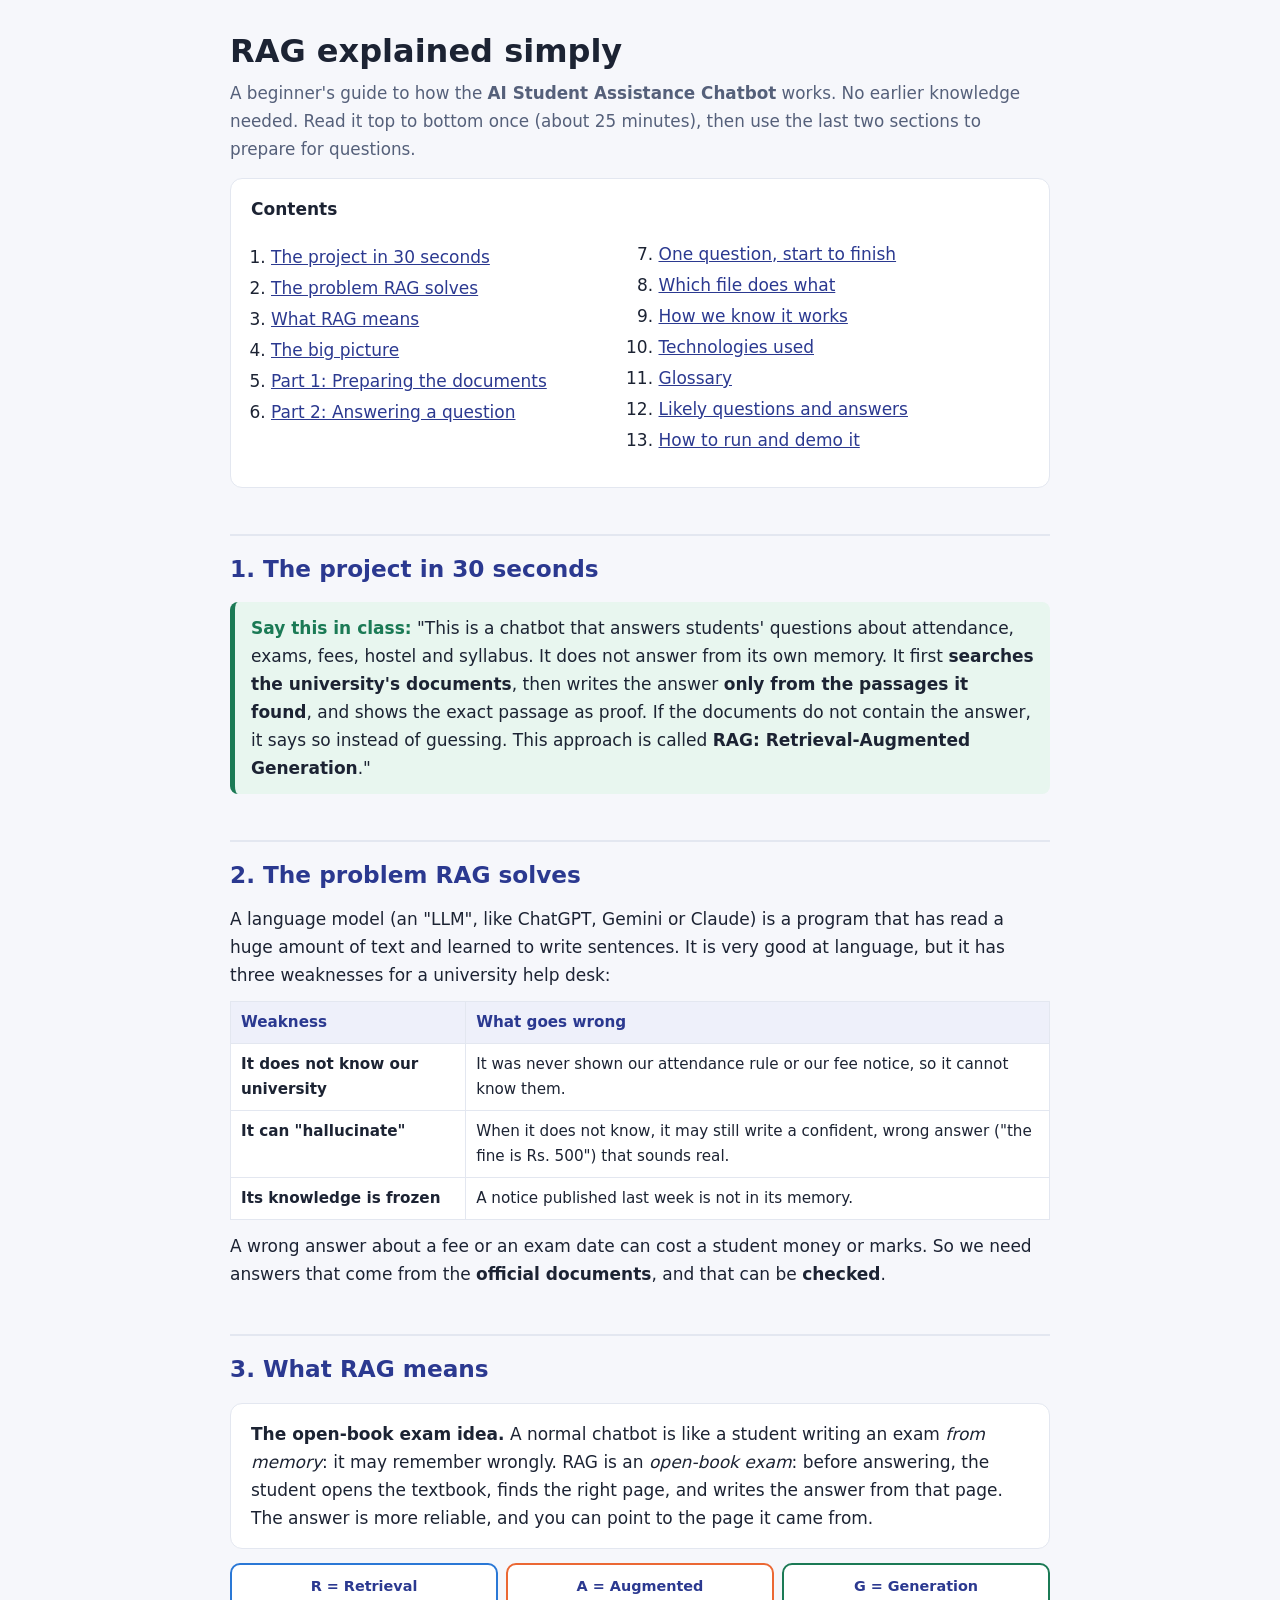
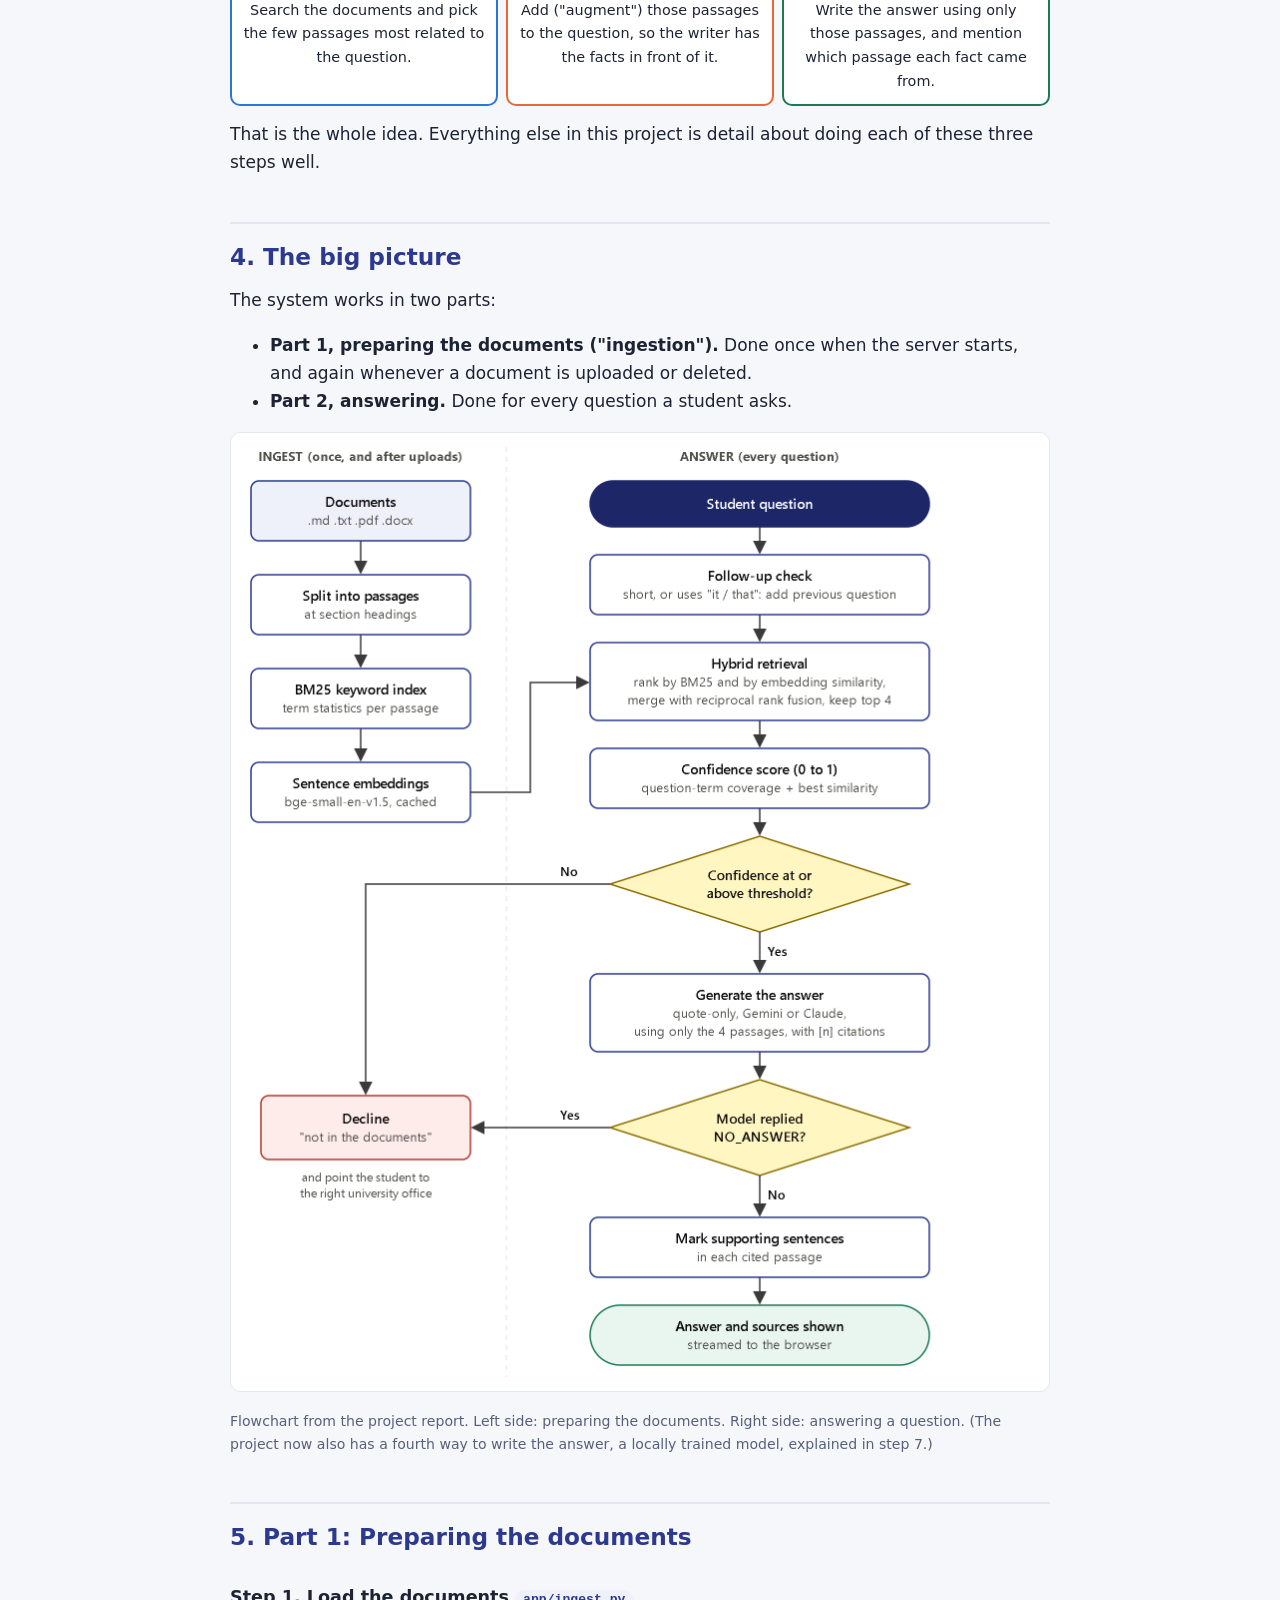
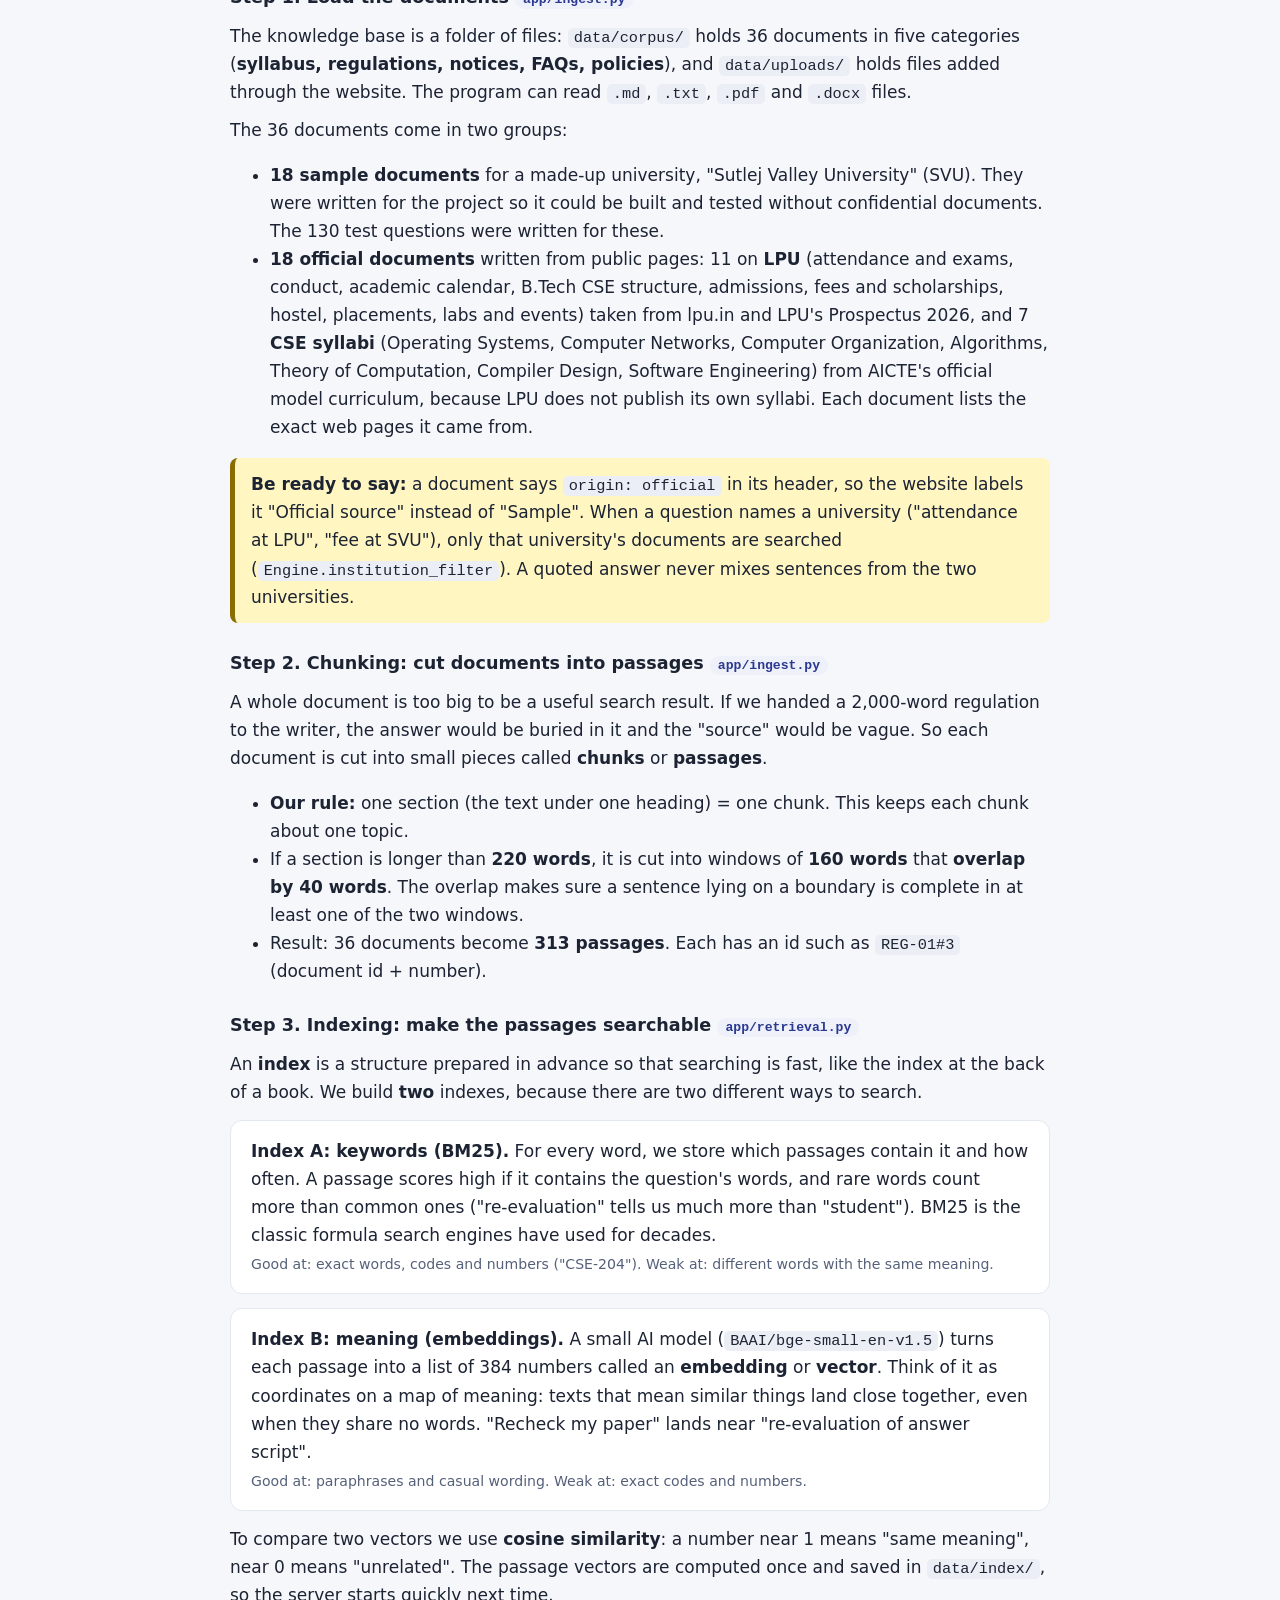
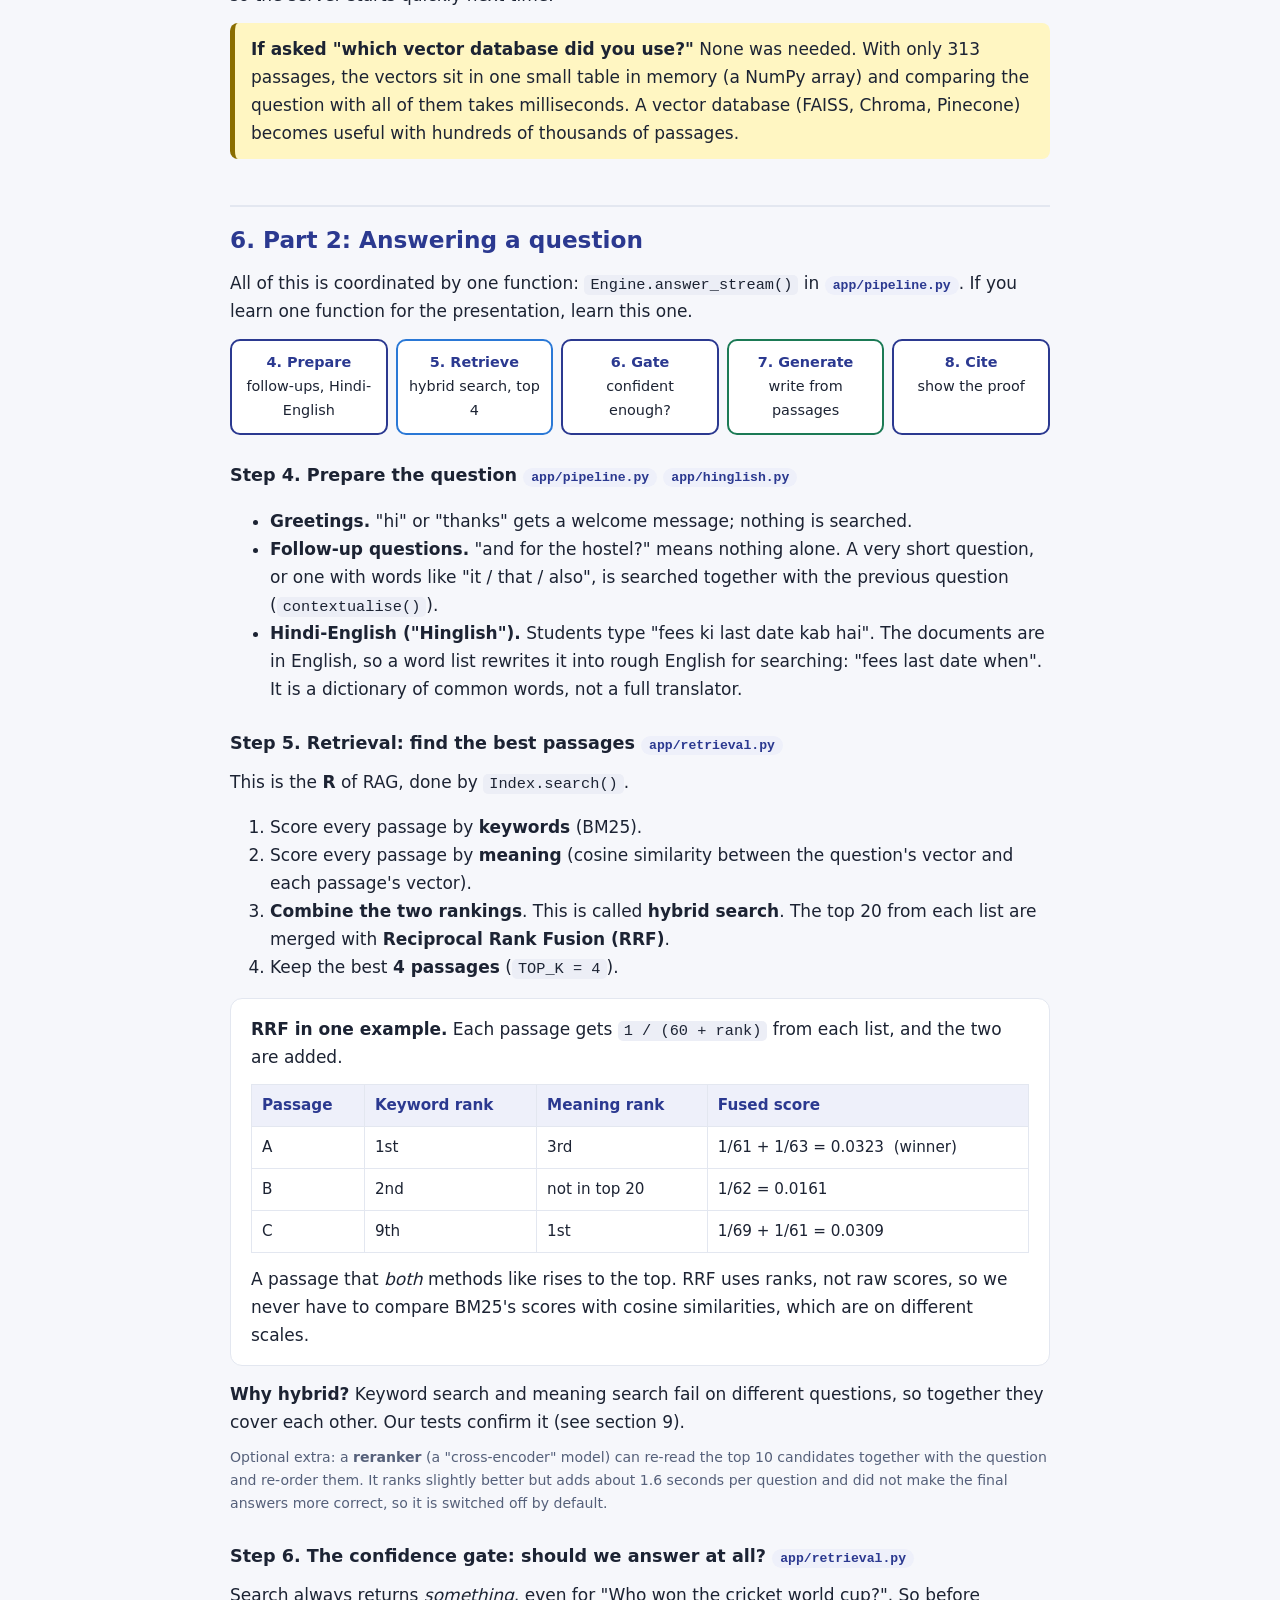
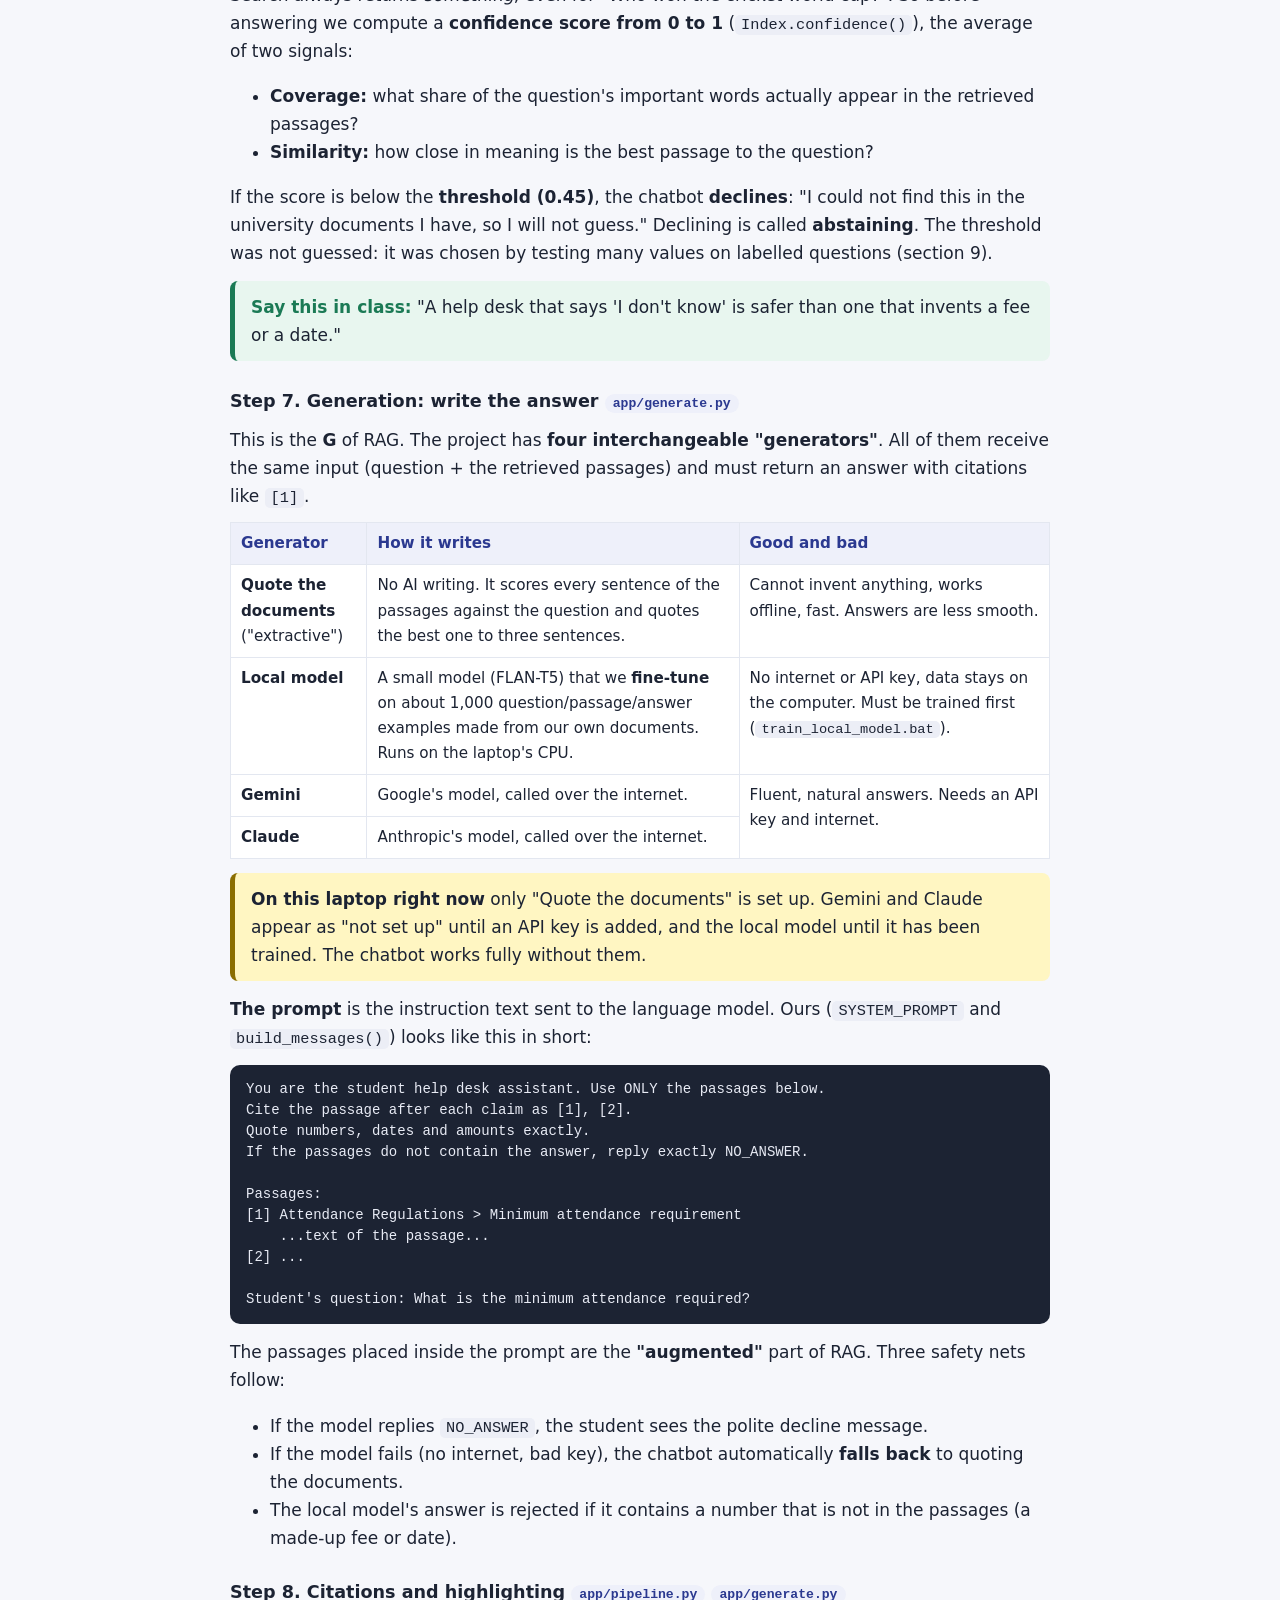
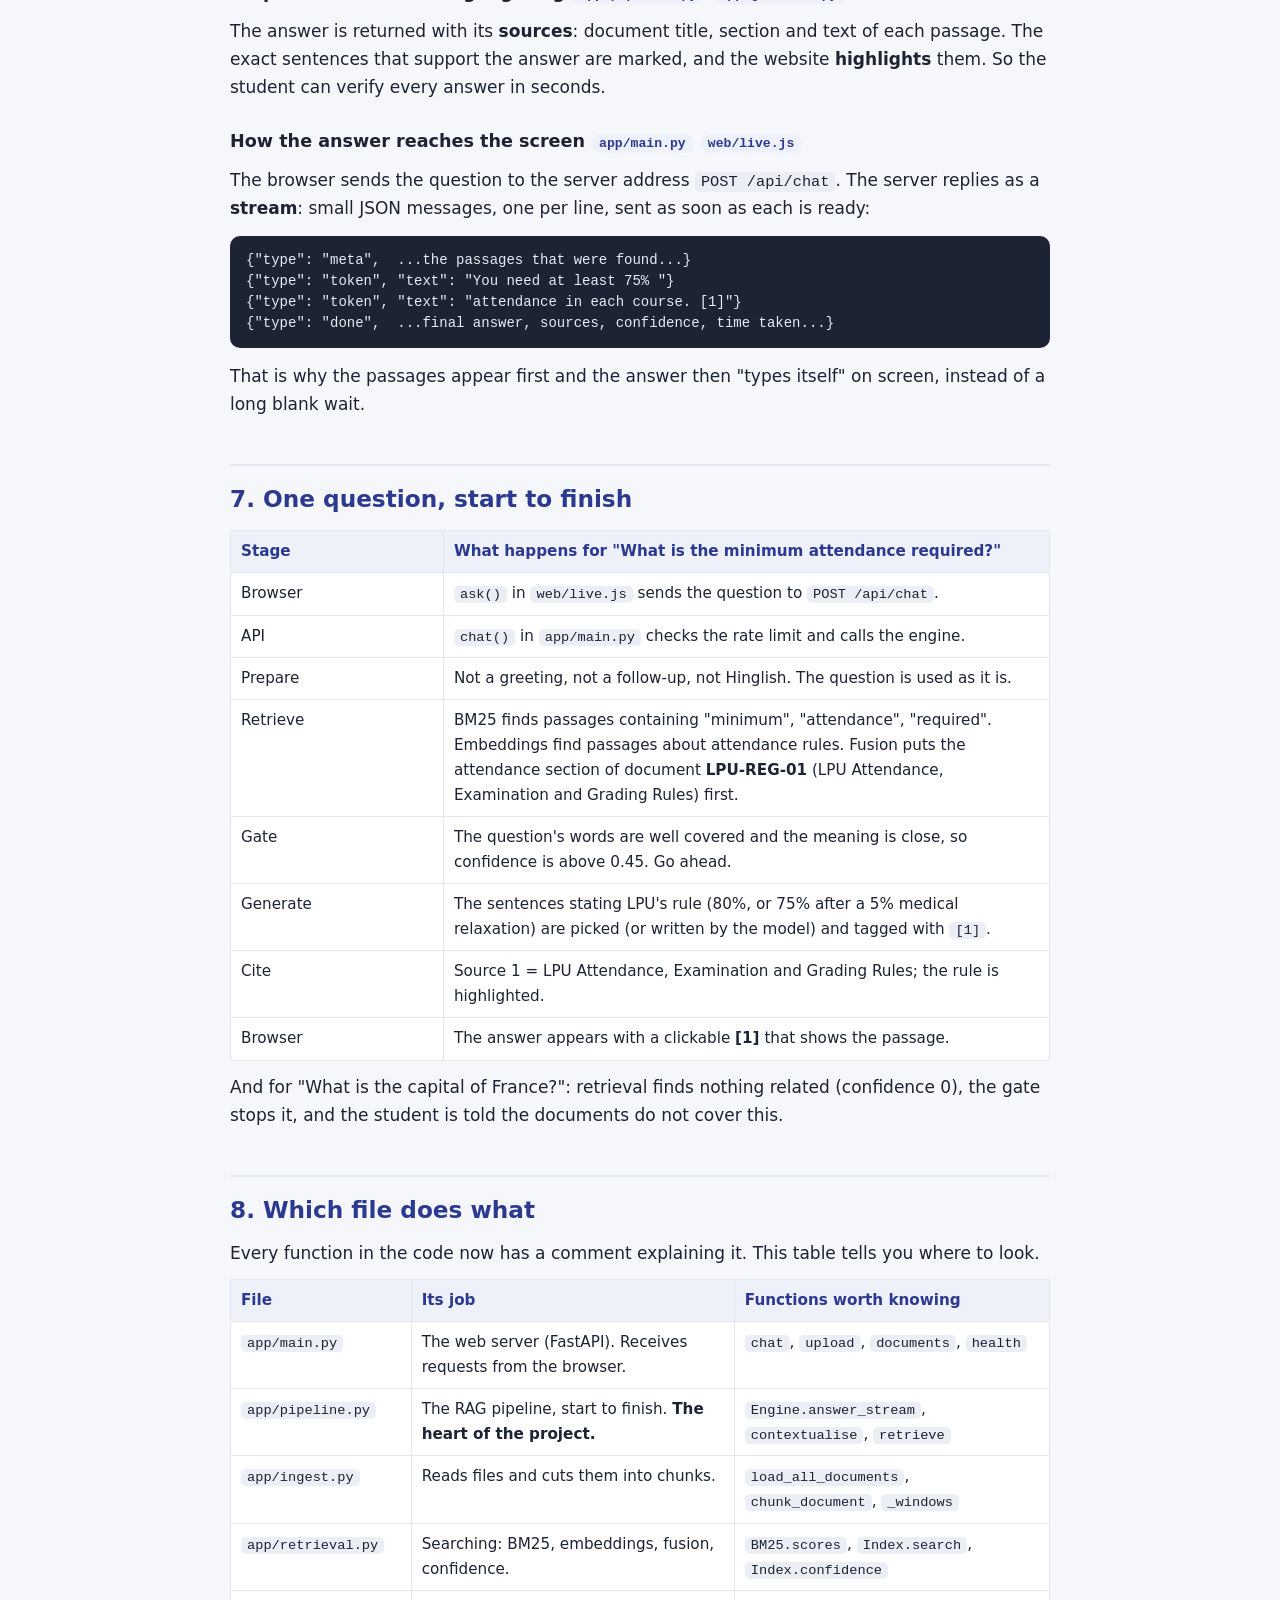
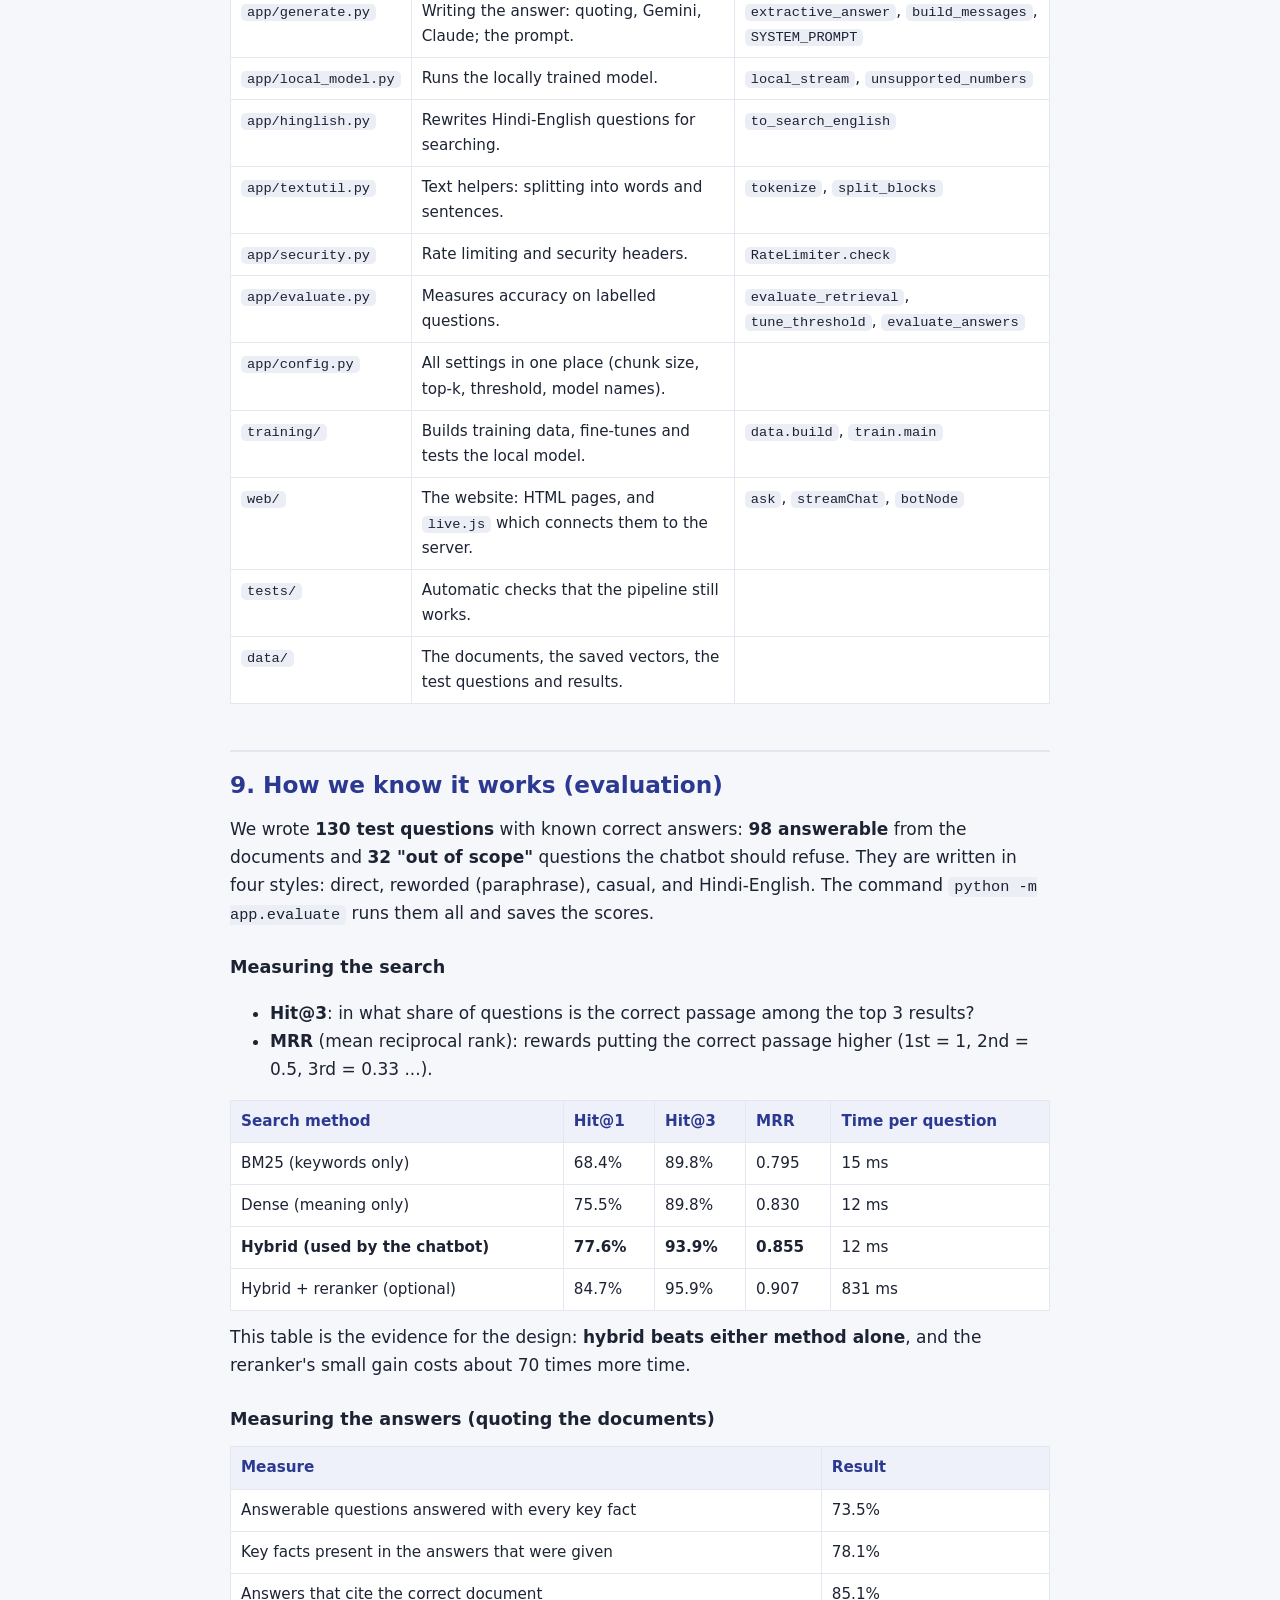
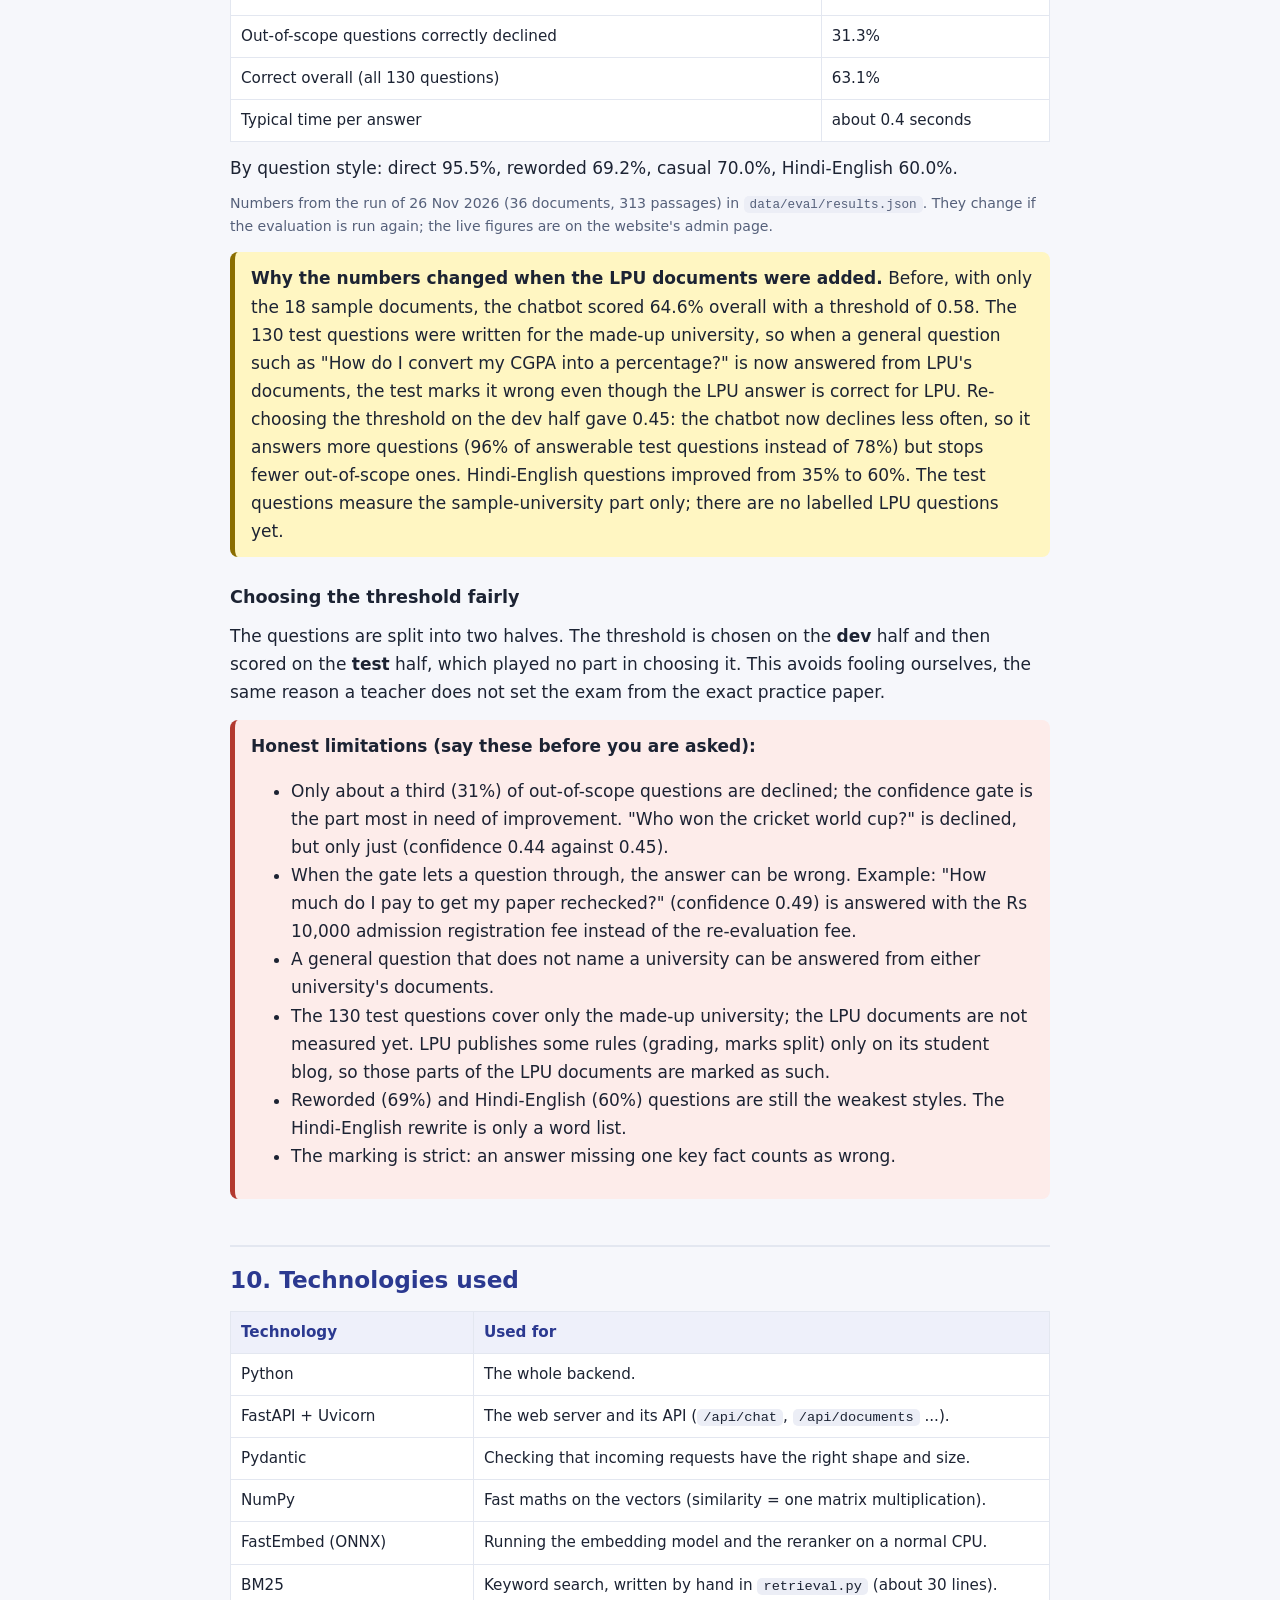
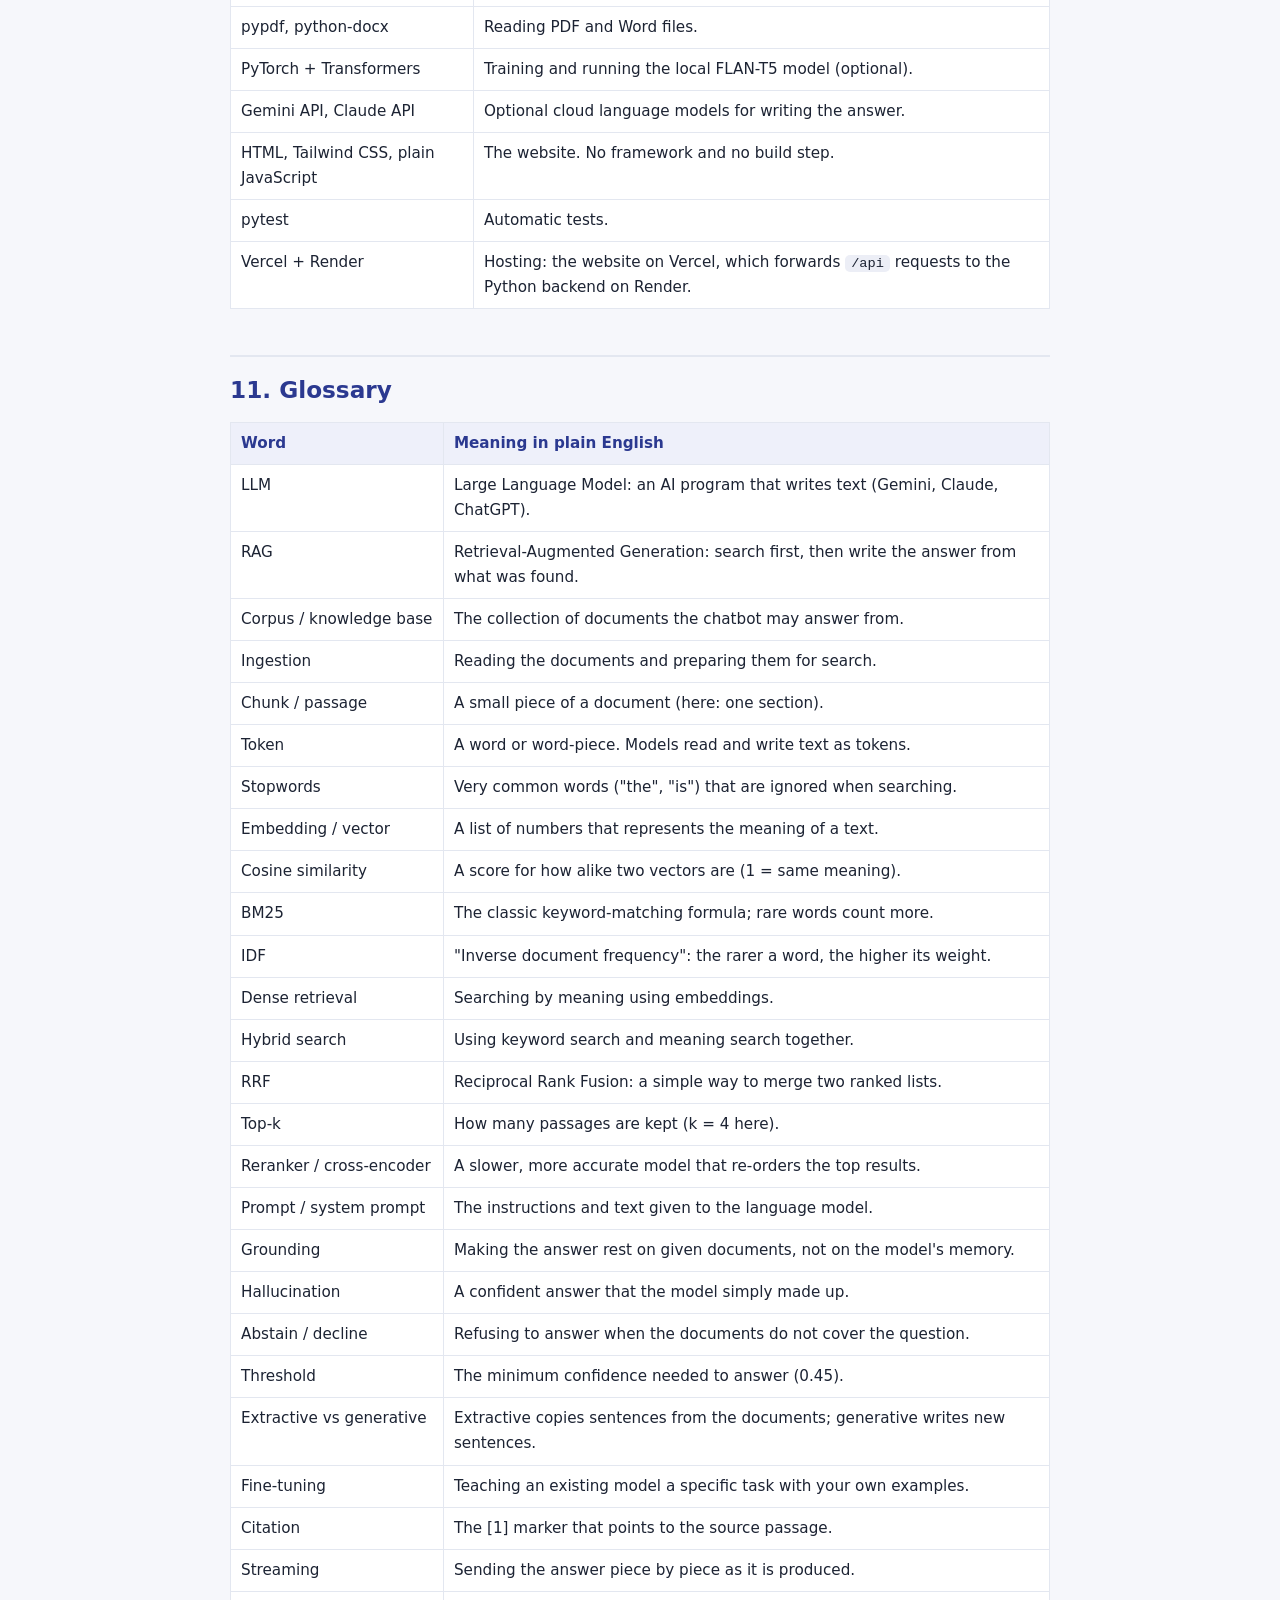
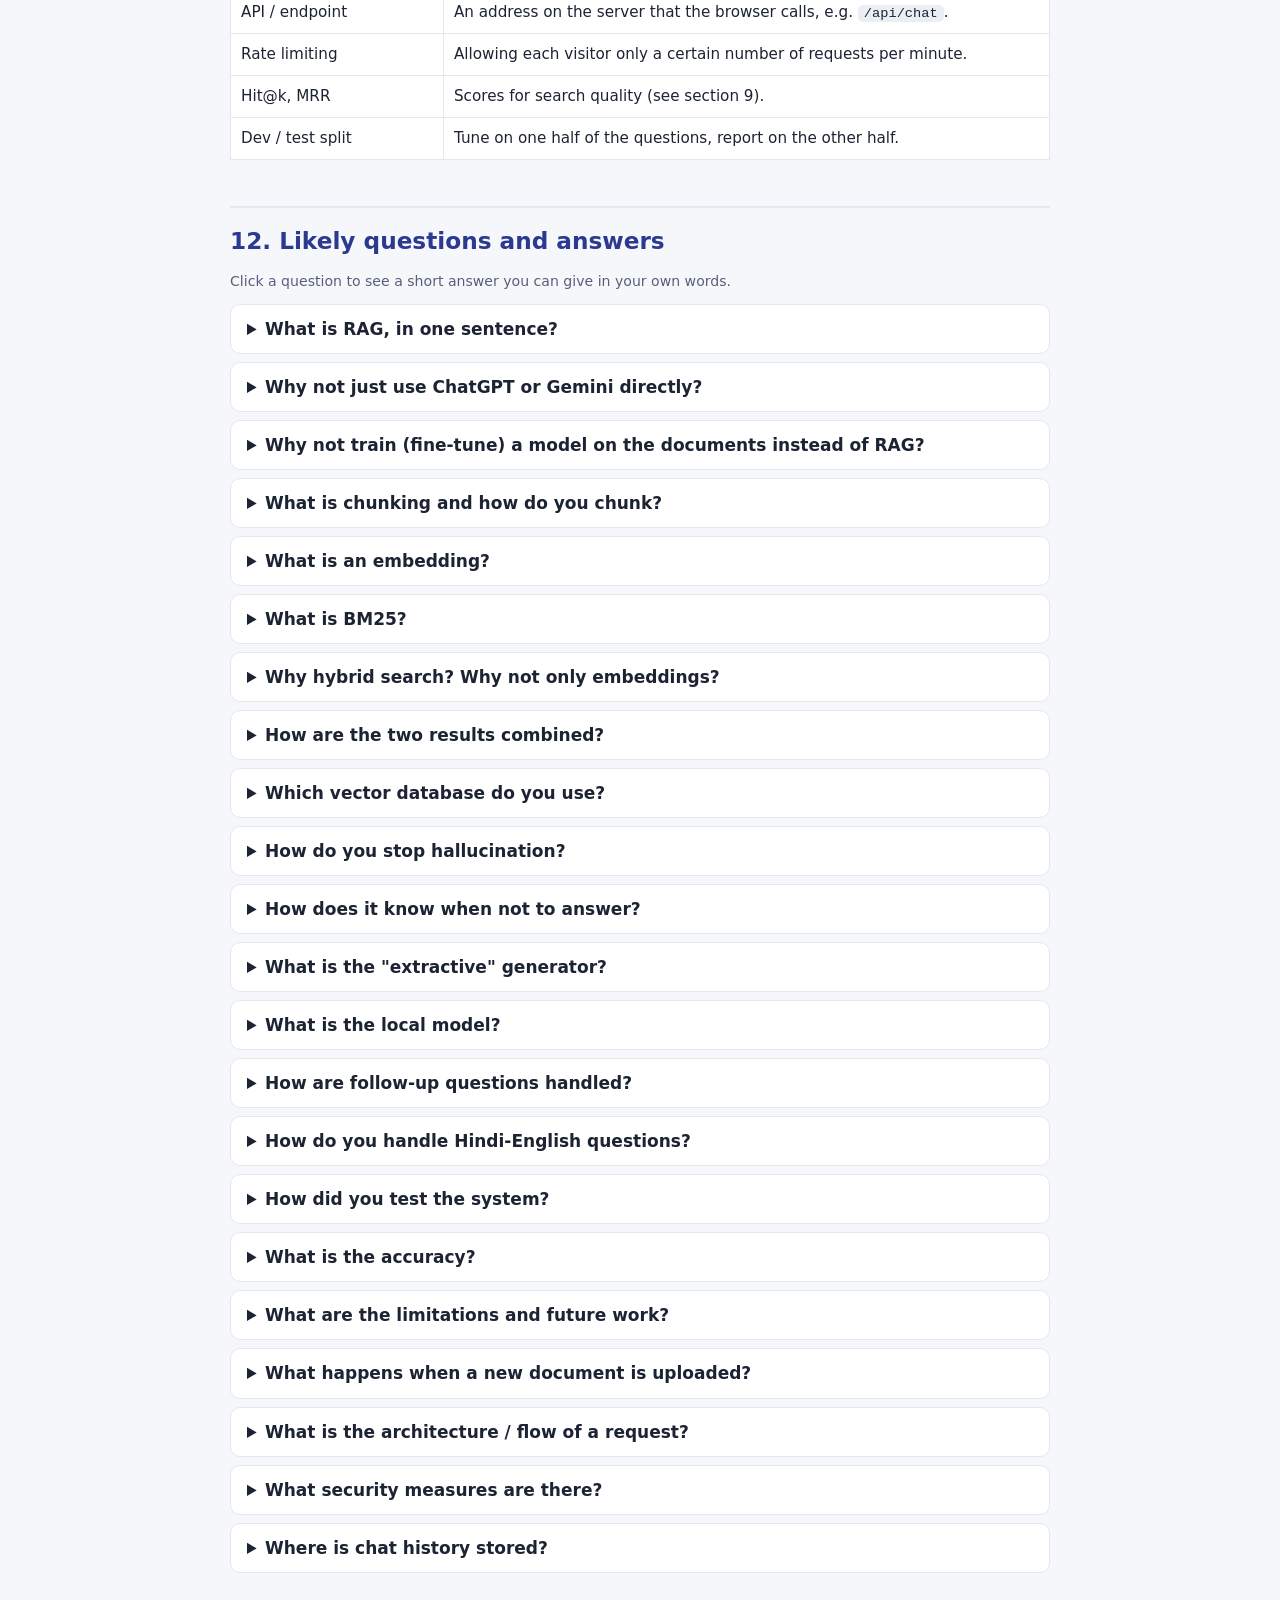
<file: docs/RAG_Beginner_Guide.html>
<!doctype html>
<html lang="en">
<head>
<meta charset="utf-8">
<meta name="viewport" content="width=device-width, initial-scale=1">
<title>RAG explained simply: AI Student Assistance Chatbot</title>
<style>
  :root { --ink:#1c2333; --soft:#55607a; --line:#e3e7f0; --bg:#f6f7fb; --card:#fff; --blue:#2b3990; --blue-bg:#eef0fa;
          --green:#1b7a55; --green-bg:#e8f6ef; --amber:#8a6d00; --amber-bg:#fff6c2; --red:#b3392f; --red-bg:#fdecea; }
  * { box-sizing:border-box; }
  body { margin:0; background:var(--bg); color:var(--ink); font:17px/1.65 "Segoe UI", system-ui, Arial, sans-serif; }
  main { max-width:860px; margin:0 auto; padding:32px 20px 80px; }
  h1 { font-size:2rem; line-height:1.2; margin:0 0 6px; }
  h2 { font-size:1.45rem; margin:46px 0 10px; padding-top:14px; border-top:2px solid var(--line); color:var(--blue); }
  h3 { font-size:1.1rem; margin:26px 0 6px; }
  p { margin:10px 0; }
  .lead { color:var(--soft); font-size:1.05rem; }
  code { background:#eceef6; padding:1px 6px; border-radius:5px; font:0.9em Consolas, "Courier New", monospace; }
  pre { background:#1c2333; color:#e8ebf5; padding:14px 16px; border-radius:10px; overflow-x:auto; font:14px/1.5 Consolas, "Courier New", monospace; }
  .card { background:var(--card); border:1px solid var(--line); border-radius:12px; padding:16px 20px; margin:14px 0; }
  .say { background:var(--green-bg); border-left:5px solid var(--green); border-radius:8px; padding:12px 16px; margin:14px 0; }
  .say b:first-child { color:var(--green); }
  .note { background:var(--amber-bg); border-left:5px solid var(--amber); border-radius:8px; padding:12px 16px; margin:14px 0; }
  .warn { background:var(--red-bg); border-left:5px solid var(--red); border-radius:8px; padding:12px 16px; margin:14px 0; }
  .file { display:inline-block; background:var(--blue-bg); color:var(--blue); font:600 0.82rem Consolas, monospace; padding:2px 8px; border-radius:20px; }
  table { width:100%; border-collapse:collapse; margin:12px 0; background:var(--card); font-size:0.95rem; }
  th, td { border:1px solid var(--line); padding:8px 10px; text-align:left; vertical-align:top; }
  th { background:var(--blue-bg); color:var(--blue); }
  .flow { display:flex; flex-wrap:wrap; gap:8px; align-items:stretch; margin:14px 0; }
  .flow div { flex:1 1 130px; background:var(--card); border:2px solid var(--blue); border-radius:10px; padding:10px; text-align:center; font-size:0.9rem; }
  .flow div b { display:block; color:var(--blue); }
  .flow .r { border-color:#2a78d6; } .flow .a { border-color:#eb6834; } .flow .g { border-color:var(--green); }
  .toc { columns:2; padding-left:20px; } .toc li { margin:3px 0; }
  a { color:var(--blue); }
  details { background:var(--card); border:1px solid var(--line); border-radius:10px; padding:10px 16px; margin:8px 0; }
  summary { cursor:pointer; font-weight:600; }
  img { max-width:100%; border:1px solid var(--line); border-radius:10px; background:#fff; }
  .small { font-size:0.88rem; color:var(--soft); }
  @media (max-width:600px) { .toc { columns:1; } body { font-size:16px; } }
  @media print { body { background:#fff; } details { break-inside:avoid; } }
</style>
</head>
<body>
<main>

<h1>RAG explained simply</h1>
<p class="lead">A beginner's guide to how the <b>AI Student Assistance Chatbot</b> works. No earlier knowledge needed.
Read it top to bottom once (about 25 minutes), then use the last two sections to prepare for questions.</p>

<div class="card">
<b>Contents</b>
<ol class="toc">
  <li><a href="#pitch">The project in 30 seconds</a></li>
  <li><a href="#problem">The problem RAG solves</a></li>
  <li><a href="#what">What RAG means</a></li>
  <li><a href="#bigpicture">The big picture</a></li>
  <li><a href="#ingest">Part 1: Preparing the documents</a></li>
  <li><a href="#answer">Part 2: Answering a question</a></li>
  <li><a href="#example">One question, start to finish</a></li>
  <li><a href="#files">Which file does what</a></li>
  <li><a href="#eval">How we know it works</a></li>
  <li><a href="#tech">Technologies used</a></li>
  <li><a href="#glossary">Glossary</a></li>
  <li><a href="#viva">Likely questions and answers</a></li>
  <li><a href="#demo">How to run and demo it</a></li>
</ol>
</div>

<!-- ------------------------------------------------------------------ -->
<h2 id="pitch">1. The project in 30 seconds</h2>
<div class="say"><b>Say this in class:</b> "This is a chatbot that answers students' questions about attendance, exams, fees,
hostel and syllabus. It does not answer from its own memory. It first <b>searches the university's documents</b>, then
writes the answer <b>only from the passages it found</b>, and shows the exact passage as proof. If the documents do not
contain the answer, it says so instead of guessing. This approach is called <b>RAG: Retrieval-Augmented Generation</b>."</div>

<!-- ------------------------------------------------------------------ -->
<h2 id="problem">2. The problem RAG solves</h2>
<p>A language model (an "LLM", like ChatGPT, Gemini or Claude) is a program that has read a huge amount of text and learned
to write sentences. It is very good at language, but it has three weaknesses for a university help desk:</p>
<table>
<tr><th>Weakness</th><th>What goes wrong</th></tr>
<tr><td><b>It does not know our university</b></td><td>It was never shown our attendance rule or our fee notice, so it cannot know them.</td></tr>
<tr><td><b>It can "hallucinate"</b></td><td>When it does not know, it may still write a confident, wrong answer ("the fine is Rs. 500") that sounds real.</td></tr>
<tr><td><b>Its knowledge is frozen</b></td><td>A notice published last week is not in its memory.</td></tr>
</table>
<p>A wrong answer about a fee or an exam date can cost a student money or marks. So we need answers that come from the
<b>official documents</b>, and that can be <b>checked</b>.</p>

<!-- ------------------------------------------------------------------ -->
<h2 id="what">3. What RAG means</h2>
<div class="card">
<b>The open-book exam idea.</b> A normal chatbot is like a student writing an exam <i>from memory</i>: it may remember
wrongly. RAG is an <i>open-book exam</i>: before answering, the student opens the textbook, finds the right page, and
writes the answer from that page. The answer is more reliable, and you can point to the page it came from.
</div>
<div class="flow">
  <div class="r"><b>R = Retrieval</b>Search the documents and pick the few passages most related to the question.</div>
  <div class="a"><b>A = Augmented</b>Add ("augment") those passages to the question, so the writer has the facts in front of it.</div>
  <div class="g"><b>G = Generation</b>Write the answer using only those passages, and mention which passage each fact came from.</div>
</div>
<p>That is the whole idea. Everything else in this project is detail about doing each of these three steps well.</p>

<!-- ------------------------------------------------------------------ -->
<h2 id="bigpicture">4. The big picture</h2>
<p>The system works in two parts:</p>
<ul>
  <li><b>Part 1, preparing the documents ("ingestion").</b> Done once when the server starts, and again whenever a document is
  uploaded or deleted.</li>
  <li><b>Part 2, answering.</b> Done for every question a student asks.</li>
</ul>
<p><img src="../report/figures/flowchart.png" alt="Flowchart: documents are split into passages and indexed; each question is prepared, searched, checked for confidence, answered and cited."></p>
<p class="small">Flowchart from the project report. Left side: preparing the documents. Right side: answering a question.
(The project now also has a fourth way to write the answer, a locally trained model, explained in step 7.)</p>

<!-- ------------------------------------------------------------------ -->
<h2 id="ingest">5. Part 1: Preparing the documents</h2>

<h3>Step 1. Load the documents <span class="file">app/ingest.py</span></h3>
<p>The knowledge base is a folder of files: <code>data/corpus/</code> holds 36 documents in five categories
(<b>syllabus, regulations, notices, FAQs, policies</b>), and <code>data/uploads/</code> holds files added through the
website. The program can read <code>.md</code>, <code>.txt</code>, <code>.pdf</code> and <code>.docx</code> files.</p>
<p>The 36 documents come in two groups:</p>
<ul>
  <li><b>18 sample documents</b> for a made-up university, "Sutlej Valley University" (SVU). They were written for the project
  so it could be built and tested without confidential documents. The 130 test questions were written for these.</li>
  <li><b>18 official documents</b> written from public pages: 11 on <b>LPU</b> (attendance and exams, conduct, academic calendar,
  B.Tech CSE structure, admissions, fees and scholarships, hostel, placements, labs and events) taken from lpu.in and LPU's
  Prospectus 2026, and 7 <b>CSE syllabi</b> (Operating Systems, Computer Networks, Computer Organization, Algorithms, Theory of
  Computation, Compiler Design, Software Engineering) from AICTE's official model curriculum, because LPU does not publish its
  own syllabi. Each document lists the exact web pages it came from.</li>
</ul>
<div class="note"><b>Be ready to say:</b> a document says <code>origin: official</code> in its header, so the website labels it
"Official source" instead of "Sample". When a question names a university ("attendance at LPU", "fee at SVU"), only that
university's documents are searched (<code>Engine.institution_filter</code>). A quoted answer never mixes sentences from the two
universities.</div>

<h3>Step 2. Chunking: cut documents into passages <span class="file">app/ingest.py</span></h3>
<p>A whole document is too big to be a useful search result. If we handed a 2,000-word regulation to the writer, the answer
would be buried in it and the "source" would be vague. So each document is cut into small pieces called
<b>chunks</b> or <b>passages</b>.</p>
<ul>
  <li><b>Our rule:</b> one section (the text under one heading) = one chunk. This keeps each chunk about one topic.</li>
  <li>If a section is longer than <b>220 words</b>, it is cut into windows of <b>160 words</b> that <b>overlap by 40 words</b>.
  The overlap makes sure a sentence lying on a boundary is complete in at least one of the two windows.</li>
  <li>Result: 36 documents become <b>313 passages</b>. Each has an id such as <code>REG-01#3</code> (document id + number).</li>
</ul>

<h3>Step 3. Indexing: make the passages searchable <span class="file">app/retrieval.py</span></h3>
<p>An <b>index</b> is a structure prepared in advance so that searching is fast, like the index at the back of a book.
We build <b>two</b> indexes, because there are two different ways to search.</p>

<div class="card">
<b>Index A: keywords (BM25).</b> For every word, we store which passages contain it and how often.
A passage scores high if it contains the question's words, and rare words count more than common ones
("re-evaluation" tells us much more than "student"). BM25 is the classic formula search engines have used for decades.
<br><span class="small">Good at: exact words, codes and numbers ("CSE-204"). Weak at: different words with the same meaning.</span>
</div>

<div class="card">
<b>Index B: meaning (embeddings).</b> A small AI model (<code>BAAI/bge-small-en-v1.5</code>) turns each passage into a list of
384 numbers called an <b>embedding</b> or <b>vector</b>. Think of it as coordinates on a map of meaning: texts that mean
similar things land close together, even when they share no words. "Recheck my paper" lands near "re-evaluation of answer script".
<br><span class="small">Good at: paraphrases and casual wording. Weak at: exact codes and numbers.</span>
</div>

<p>To compare two vectors we use <b>cosine similarity</b>: a number near 1 means "same meaning", near 0 means "unrelated".
The passage vectors are computed once and saved in <code>data/index/</code>, so the server starts quickly next time.</p>
<div class="note"><b>If asked "which vector database did you use?"</b> None was needed. With only 313 passages, the vectors sit
in one small table in memory (a NumPy array) and comparing the question with all of them takes milliseconds. A vector database
(FAISS, Chroma, Pinecone) becomes useful with hundreds of thousands of passages.</div>

<!-- ------------------------------------------------------------------ -->
<h2 id="answer">6. Part 2: Answering a question</h2>
<p>All of this is coordinated by one function: <code>Engine.answer_stream()</code> in <span class="file">app/pipeline.py</span>.
If you learn one function for the presentation, learn this one.</p>

<div class="flow">
  <div><b>4. Prepare</b>follow-ups, Hindi-English</div>
  <div class="r"><b>5. Retrieve</b>hybrid search, top 4</div>
  <div><b>6. Gate</b>confident enough?</div>
  <div class="g"><b>7. Generate</b>write from passages</div>
  <div><b>8. Cite</b>show the proof</div>
</div>

<h3>Step 4. Prepare the question <span class="file">app/pipeline.py</span> <span class="file">app/hinglish.py</span></h3>
<ul>
  <li><b>Greetings.</b> "hi" or "thanks" gets a welcome message; nothing is searched.</li>
  <li><b>Follow-up questions.</b> "and for the hostel?" means nothing alone. A very short question, or one with words like
  "it / that / also", is searched together with the previous question (<code>contextualise()</code>).</li>
  <li><b>Hindi-English ("Hinglish").</b> Students type "fees ki last date kab hai". The documents are in English, so a word list
  rewrites it into rough English for searching: "fees last date when". It is a dictionary of common words, not a full translator.</li>
</ul>

<h3>Step 5. Retrieval: find the best passages <span class="file">app/retrieval.py</span></h3>
<p>This is the <b>R</b> of RAG, done by <code>Index.search()</code>.</p>
<ol>
  <li>Score every passage by <b>keywords</b> (BM25).</li>
  <li>Score every passage by <b>meaning</b> (cosine similarity between the question's vector and each passage's vector).</li>
  <li><b>Combine the two rankings</b>. This is called <b>hybrid search</b>. The top 20 from each list are merged with
  <b>Reciprocal Rank Fusion (RRF)</b>.</li>
  <li>Keep the best <b>4 passages</b> (<code>TOP_K = 4</code>).</li>
</ol>
<div class="card">
<b>RRF in one example.</b> Each passage gets <code>1 / (60 + rank)</code> from each list, and the two are added.
<table>
<tr><th>Passage</th><th>Keyword rank</th><th>Meaning rank</th><th>Fused score</th></tr>
<tr><td>A</td><td>1st</td><td>3rd</td><td>1/61 + 1/63 = 0.0323 &nbsp;(winner)</td></tr>
<tr><td>B</td><td>2nd</td><td>not in top 20</td><td>1/62 = 0.0161</td></tr>
<tr><td>C</td><td>9th</td><td>1st</td><td>1/69 + 1/61 = 0.0309</td></tr>
</table>
A passage that <i>both</i> methods like rises to the top. RRF uses ranks, not raw scores, so we never have to compare
BM25's scores with cosine similarities, which are on different scales.
</div>
<p><b>Why hybrid?</b> Keyword search and meaning search fail on different questions, so together they cover each other.
Our tests confirm it (see section 9).</p>
<p class="small">Optional extra: a <b>reranker</b> (a "cross-encoder" model) can re-read the top 10 candidates together with the
question and re-order them. It ranks slightly better but adds about 1.6 seconds per question and did not make the final
answers more correct, so it is switched off by default.</p>

<h3>Step 6. The confidence gate: should we answer at all? <span class="file">app/retrieval.py</span></h3>
<p>Search always returns <i>something</i>, even for "Who won the cricket world cup?". So before answering we compute a
<b>confidence score from 0 to 1</b> (<code>Index.confidence()</code>), the average of two signals:</p>
<ul>
  <li><b>Coverage:</b> what share of the question's important words actually appear in the retrieved passages?</li>
  <li><b>Similarity:</b> how close in meaning is the best passage to the question?</li>
</ul>
<p>If the score is below the <b>threshold (0.45)</b>, the chatbot <b>declines</b>: "I could not find this in the university
documents I have, so I will not guess." Declining is called <b>abstaining</b>. The threshold was not guessed: it was chosen
by testing many values on labelled questions (section 9).</p>
<div class="say"><b>Say this in class:</b> "A help desk that says 'I don't know' is safer than one that invents a fee or a date."</div>

<h3>Step 7. Generation: write the answer <span class="file">app/generate.py</span></h3>
<p>This is the <b>G</b> of RAG. The project has <b>four interchangeable "generators"</b>. All of them receive the same
input (question + the retrieved passages) and must return an answer with citations like <code>[1]</code>.</p>
<table>
<tr><th>Generator</th><th>How it writes</th><th>Good and bad</th></tr>
<tr><td><b>Quote the documents</b><br>("extractive")</td><td>No AI writing. It scores every sentence of the passages against the
question and quotes the best one to three sentences.</td><td>Cannot invent anything, works offline, fast. Answers are less smooth.</td></tr>
<tr><td><b>Local model</b></td><td>A small model (FLAN-T5) that we <b>fine-tune</b> on about 1,000 question/passage/answer
examples made from our own documents. Runs on the laptop's CPU.</td><td>No internet or API key, data stays on the computer.
Must be trained first (<code>train_local_model.bat</code>).</td></tr>
<tr><td><b>Gemini</b></td><td>Google's model, called over the internet.</td><td rowspan="2">Fluent, natural answers. Needs an API key and internet.</td></tr>
<tr><td><b>Claude</b></td><td>Anthropic's model, called over the internet.</td></tr>
</table>
<div class="note"><b>On this laptop right now</b> only "Quote the documents" is set up. Gemini and Claude appear as
"not set up" until an API key is added, and the local model until it has been trained. The chatbot works fully without them.</div>
<p><b>The prompt</b> is the instruction text sent to the language model. Ours (<code>SYSTEM_PROMPT</code> and
<code>build_messages()</code>) looks like this in short:</p>
<pre>You are the student help desk assistant. Use ONLY the passages below.
Cite the passage after each claim as [1], [2].
Quote numbers, dates and amounts exactly.
If the passages do not contain the answer, reply exactly NO_ANSWER.

Passages:
[1] Attendance Regulations > Minimum attendance requirement
    ...text of the passage...
[2] ...

Student's question: What is the minimum attendance required?</pre>
<p>The passages placed inside the prompt are the <b>"augmented"</b> part of RAG. Three safety nets follow:</p>
<ul>
  <li>If the model replies <code>NO_ANSWER</code>, the student sees the polite decline message.</li>
  <li>If the model fails (no internet, bad key), the chatbot automatically <b>falls back</b> to quoting the documents.</li>
  <li>The local model's answer is rejected if it contains a number that is not in the passages (a made-up fee or date).</li>
</ul>

<h3>Step 8. Citations and highlighting <span class="file">app/pipeline.py</span> <span class="file">app/generate.py</span></h3>
<p>The answer is returned with its <b>sources</b>: document title, section and text of each passage. The exact sentences that
support the answer are marked, and the website <b>highlights</b> them. So the student can verify every answer in seconds.</p>

<h3>How the answer reaches the screen <span class="file">app/main.py</span> <span class="file">web/live.js</span></h3>
<p>The browser sends the question to the server address <code>POST /api/chat</code>. The server replies as a <b>stream</b>:
small JSON messages, one per line, sent as soon as each is ready:</p>
<pre>{"type": "meta",  ...the passages that were found...}
{"type": "token", "text": "You need at least 75% "}
{"type": "token", "text": "attendance in each course. [1]"}
{"type": "done",  ...final answer, sources, confidence, time taken...}</pre>
<p>That is why the passages appear first and the answer then "types itself" on screen, instead of a long blank wait.</p>

<!-- ------------------------------------------------------------------ -->
<h2 id="example">7. One question, start to finish</h2>
<table>
<tr><th style="width:26%">Stage</th><th>What happens for "What is the minimum attendance required?"</th></tr>
<tr><td>Browser</td><td><code>ask()</code> in <code>web/live.js</code> sends the question to <code>POST /api/chat</code>.</td></tr>
<tr><td>API</td><td><code>chat()</code> in <code>app/main.py</code> checks the rate limit and calls the engine.</td></tr>
<tr><td>Prepare</td><td>Not a greeting, not a follow-up, not Hinglish. The question is used as it is.</td></tr>
<tr><td>Retrieve</td><td>BM25 finds passages containing "minimum", "attendance", "required". Embeddings find passages about attendance
rules. Fusion puts the attendance section of document <b>LPU-REG-01</b> (LPU Attendance, Examination and Grading Rules) first.</td></tr>
<tr><td>Gate</td><td>The question's words are well covered and the meaning is close, so confidence is above 0.45. Go ahead.</td></tr>
<tr><td>Generate</td><td>The sentences stating LPU's rule (80%, or 75% after a 5% medical relaxation) are picked (or written by the model) and tagged with <code>[1]</code>.</td></tr>
<tr><td>Cite</td><td>Source 1 = LPU Attendance, Examination and Grading Rules; the rule is highlighted.</td></tr>
<tr><td>Browser</td><td>The answer appears with a clickable <b>[1]</b> that shows the passage.</td></tr>
</table>
<p>And for "What is the capital of France?": retrieval finds nothing related (confidence 0), the gate stops it,
and the student is told the documents do not cover this.</p>

<!-- ------------------------------------------------------------------ -->
<h2 id="files">8. Which file does what</h2>
<p>Every function in the code now has a comment explaining it. This table tells you where to look.</p>
<table>
<tr><th>File</th><th>Its job</th><th>Functions worth knowing</th></tr>
<tr><td><code>app/main.py</code></td><td>The web server (FastAPI). Receives requests from the browser.</td><td><code>chat</code>, <code>upload</code>, <code>documents</code>, <code>health</code></td></tr>
<tr><td><code>app/pipeline.py</code></td><td>The RAG pipeline, start to finish. <b>The heart of the project.</b></td><td><code>Engine.answer_stream</code>, <code>contextualise</code>, <code>retrieve</code></td></tr>
<tr><td><code>app/ingest.py</code></td><td>Reads files and cuts them into chunks.</td><td><code>load_all_documents</code>, <code>chunk_document</code>, <code>_windows</code></td></tr>
<tr><td><code>app/retrieval.py</code></td><td>Searching: BM25, embeddings, fusion, confidence.</td><td><code>BM25.scores</code>, <code>Index.search</code>, <code>Index.confidence</code></td></tr>
<tr><td><code>app/generate.py</code></td><td>Writing the answer: quoting, Gemini, Claude; the prompt.</td><td><code>extractive_answer</code>, <code>build_messages</code>, <code>SYSTEM_PROMPT</code></td></tr>
<tr><td><code>app/local_model.py</code></td><td>Runs the locally trained model.</td><td><code>local_stream</code>, <code>unsupported_numbers</code></td></tr>
<tr><td><code>app/hinglish.py</code></td><td>Rewrites Hindi-English questions for searching.</td><td><code>to_search_english</code></td></tr>
<tr><td><code>app/textutil.py</code></td><td>Text helpers: splitting into words and sentences.</td><td><code>tokenize</code>, <code>split_blocks</code></td></tr>
<tr><td><code>app/security.py</code></td><td>Rate limiting and security headers.</td><td><code>RateLimiter.check</code></td></tr>
<tr><td><code>app/evaluate.py</code></td><td>Measures accuracy on labelled questions.</td><td><code>evaluate_retrieval</code>, <code>tune_threshold</code>, <code>evaluate_answers</code></td></tr>
<tr><td><code>app/config.py</code></td><td>All settings in one place (chunk size, top-k, threshold, model names).</td><td></td></tr>
<tr><td><code>training/</code></td><td>Builds training data, fine-tunes and tests the local model.</td><td><code>data.build</code>, <code>train.main</code></td></tr>
<tr><td><code>web/</code></td><td>The website: HTML pages, and <code>live.js</code> which connects them to the server.</td><td><code>ask</code>, <code>streamChat</code>, <code>botNode</code></td></tr>
<tr><td><code>tests/</code></td><td>Automatic checks that the pipeline still works.</td><td></td></tr>
<tr><td><code>data/</code></td><td>The documents, the saved vectors, the test questions and results.</td><td></td></tr>
</table>

<!-- ------------------------------------------------------------------ -->
<h2 id="eval">9. How we know it works (evaluation)</h2>
<p>We wrote <b>130 test questions</b> with known correct answers: <b>98 answerable</b> from the documents and <b>32 "out of scope"</b>
questions the chatbot should refuse. They are written in four styles: direct, reworded (paraphrase), casual, and Hindi-English.
The command <code>python -m app.evaluate</code> runs them all and saves the scores.</p>

<h3>Measuring the search</h3>
<ul>
  <li><b>Hit@3</b>: in what share of questions is the correct passage among the top 3 results?</li>
  <li><b>MRR</b> (mean reciprocal rank): rewards putting the correct passage higher (1st = 1, 2nd = 0.5, 3rd = 0.33 ...).</li>
</ul>
<table>
<tr><th>Search method</th><th>Hit@1</th><th>Hit@3</th><th>MRR</th><th>Time per question</th></tr>
<tr><td>BM25 (keywords only)</td><td>68.4%</td><td>89.8%</td><td>0.795</td><td>15 ms</td></tr>
<tr><td>Dense (meaning only)</td><td>75.5%</td><td>89.8%</td><td>0.830</td><td>12 ms</td></tr>
<tr><td><b>Hybrid (used by the chatbot)</b></td><td><b>77.6%</b></td><td><b>93.9%</b></td><td><b>0.855</b></td><td>12 ms</td></tr>
<tr><td>Hybrid + reranker (optional)</td><td>84.7%</td><td>95.9%</td><td>0.907</td><td>831 ms</td></tr>
</table>
<p>This table is the evidence for the design: <b>hybrid beats either method alone</b>, and the reranker's small gain costs
about 70 times more time.</p>

<h3>Measuring the answers (quoting the documents)</h3>
<table>
<tr><th>Measure</th><th>Result</th></tr>
<tr><td>Answerable questions answered with every key fact</td><td>73.5%</td></tr>
<tr><td>Key facts present in the answers that were given</td><td>78.1%</td></tr>
<tr><td>Answers that cite the correct document</td><td>85.1%</td></tr>
<tr><td>Out-of-scope questions correctly declined</td><td>31.3%</td></tr>
<tr><td>Correct overall (all 130 questions)</td><td>63.1%</td></tr>
<tr><td>Typical time per answer</td><td>about 0.4 seconds</td></tr>
</table>
<p>By question style: direct 95.5%, reworded 69.2%, casual 70.0%, Hindi-English 60.0%.</p>
<p class="small">Numbers from the run of 26 Nov 2026 (36 documents, 313 passages) in <code>data/eval/results.json</code>.
They change if the evaluation is run again; the live figures are on the website's admin page.</p>
<div class="note"><b>Why the numbers changed when the LPU documents were added.</b> Before, with only the 18 sample documents,
the chatbot scored 64.6% overall with a threshold of 0.58. The 130 test questions were written for the made-up university, so
when a general question such as "How do I convert my CGPA into a percentage?" is now answered from LPU's documents, the test
marks it wrong even though the LPU answer is correct for LPU. Re-choosing the threshold on the dev half gave 0.45: the chatbot
now declines less often, so it answers more questions (96% of answerable test questions instead of 78%) but stops fewer
out-of-scope ones. Hindi-English questions improved from 35% to 60%. The test questions measure the sample-university part
only; there are no labelled LPU questions yet.</div>

<h3>Choosing the threshold fairly</h3>
<p>The questions are split into two halves. The threshold is chosen on the <b>dev</b> half and then scored on the <b>test</b>
half, which played no part in choosing it. This avoids fooling ourselves, the same reason a teacher does not set the exam
from the exact practice paper.</p>

<div class="warn"><b>Honest limitations (say these before you are asked):</b>
<ul>
  <li>Only about a third (31%) of out-of-scope questions are declined; the confidence gate is the part most in need of improvement.
  "Who won the cricket world cup?" is declined, but only just (confidence 0.44 against 0.45).</li>
  <li>When the gate lets a question through, the answer can be wrong. Example: "How much do I pay to get my paper rechecked?"
  (confidence 0.49) is answered with the Rs 10,000 admission registration fee instead of the re-evaluation fee.</li>
  <li>A general question that does not name a university can be answered from either university's documents.</li>
  <li>The 130 test questions cover only the made-up university; the LPU documents are not measured yet. LPU publishes some
  rules (grading, marks split) only on its student blog, so those parts of the LPU documents are marked as such.</li>
  <li>Reworded (69%) and Hindi-English (60%) questions are still the weakest styles. The Hindi-English rewrite is only a word list.</li>
  <li>The marking is strict: an answer missing one key fact counts as wrong.</li>
</ul></div>

<!-- ------------------------------------------------------------------ -->
<h2 id="tech">10. Technologies used</h2>
<table>
<tr><th>Technology</th><th>Used for</th></tr>
<tr><td>Python</td><td>The whole backend.</td></tr>
<tr><td>FastAPI + Uvicorn</td><td>The web server and its API (<code>/api/chat</code>, <code>/api/documents</code> ...).</td></tr>
<tr><td>Pydantic</td><td>Checking that incoming requests have the right shape and size.</td></tr>
<tr><td>NumPy</td><td>Fast maths on the vectors (similarity = one matrix multiplication).</td></tr>
<tr><td>FastEmbed (ONNX)</td><td>Running the embedding model and the reranker on a normal CPU.</td></tr>
<tr><td>BM25</td><td>Keyword search, written by hand in <code>retrieval.py</code> (about 30 lines).</td></tr>
<tr><td>pypdf, python-docx</td><td>Reading PDF and Word files.</td></tr>
<tr><td>PyTorch + Transformers</td><td>Training and running the local FLAN-T5 model (optional).</td></tr>
<tr><td>Gemini API, Claude API</td><td>Optional cloud language models for writing the answer.</td></tr>
<tr><td>HTML, Tailwind CSS, plain JavaScript</td><td>The website. No framework and no build step.</td></tr>
<tr><td>pytest</td><td>Automatic tests.</td></tr>
<tr><td>Vercel + Render</td><td>Hosting: the website on Vercel, which forwards <code>/api</code> requests to the Python backend on Render.</td></tr>
</table>

<!-- ------------------------------------------------------------------ -->
<h2 id="glossary">11. Glossary</h2>
<table>
<tr><th style="width:26%">Word</th><th>Meaning in plain English</th></tr>
<tr><td>LLM</td><td>Large Language Model: an AI program that writes text (Gemini, Claude, ChatGPT).</td></tr>
<tr><td>RAG</td><td>Retrieval-Augmented Generation: search first, then write the answer from what was found.</td></tr>
<tr><td>Corpus / knowledge base</td><td>The collection of documents the chatbot may answer from.</td></tr>
<tr><td>Ingestion</td><td>Reading the documents and preparing them for search.</td></tr>
<tr><td>Chunk / passage</td><td>A small piece of a document (here: one section).</td></tr>
<tr><td>Token</td><td>A word or word-piece. Models read and write text as tokens.</td></tr>
<tr><td>Stopwords</td><td>Very common words ("the", "is") that are ignored when searching.</td></tr>
<tr><td>Embedding / vector</td><td>A list of numbers that represents the meaning of a text.</td></tr>
<tr><td>Cosine similarity</td><td>A score for how alike two vectors are (1 = same meaning).</td></tr>
<tr><td>BM25</td><td>The classic keyword-matching formula; rare words count more.</td></tr>
<tr><td>IDF</td><td>"Inverse document frequency": the rarer a word, the higher its weight.</td></tr>
<tr><td>Dense retrieval</td><td>Searching by meaning using embeddings.</td></tr>
<tr><td>Hybrid search</td><td>Using keyword search and meaning search together.</td></tr>
<tr><td>RRF</td><td>Reciprocal Rank Fusion: a simple way to merge two ranked lists.</td></tr>
<tr><td>Top-k</td><td>How many passages are kept (k = 4 here).</td></tr>
<tr><td>Reranker / cross-encoder</td><td>A slower, more accurate model that re-orders the top results.</td></tr>
<tr><td>Prompt / system prompt</td><td>The instructions and text given to the language model.</td></tr>
<tr><td>Grounding</td><td>Making the answer rest on given documents, not on the model's memory.</td></tr>
<tr><td>Hallucination</td><td>A confident answer that the model simply made up.</td></tr>
<tr><td>Abstain / decline</td><td>Refusing to answer when the documents do not cover the question.</td></tr>
<tr><td>Threshold</td><td>The minimum confidence needed to answer (0.45).</td></tr>
<tr><td>Extractive vs generative</td><td>Extractive copies sentences from the documents; generative writes new sentences.</td></tr>
<tr><td>Fine-tuning</td><td>Teaching an existing model a specific task with your own examples.</td></tr>
<tr><td>Citation</td><td>The [1] marker that points to the source passage.</td></tr>
<tr><td>Streaming</td><td>Sending the answer piece by piece as it is produced.</td></tr>
<tr><td>API / endpoint</td><td>An address on the server that the browser calls, e.g. <code>/api/chat</code>.</td></tr>
<tr><td>Rate limiting</td><td>Allowing each visitor only a certain number of requests per minute.</td></tr>
<tr><td>Hit@k, MRR</td><td>Scores for search quality (see section 9).</td></tr>
<tr><td>Dev / test split</td><td>Tune on one half of the questions, report on the other half.</td></tr>
</table>

<!-- ------------------------------------------------------------------ -->
<h2 id="viva">12. Likely questions and answers</h2>
<p class="small">Click a question to see a short answer you can give in your own words.</p>

<details><summary>What is RAG, in one sentence?</summary><p>Retrieval-Augmented Generation: the system first retrieves relevant
passages from a document collection, then generates the answer using only those passages, so the answer is grounded and can be cited.</p></details>

<details><summary>Why not just use ChatGPT or Gemini directly?</summary><p>It does not know our university's rules, it can
hallucinate fees and dates, and its knowledge is not updated when a new notice comes. RAG gives it the official text at
question time and makes every answer checkable.</p></details>

<details><summary>Why not train (fine-tune) a model on the documents instead of RAG?</summary><p>Training is slow and costly and has
to be repeated whenever a document changes, and the model still cannot show its source. With RAG, updating knowledge is just
uploading a file: the index is rebuilt in seconds.</p></details>

<details><summary>What is chunking and how do you chunk?</summary><p>Cutting documents into small passages so that search returns a
focused piece. We cut at section headings; a section over 220 words is cut into 160-word windows with a 40-word overlap so no
sentence is lost at a boundary. Code: <code>chunk_document()</code> in <code>app/ingest.py</code>.</p></details>

<details><summary>What is an embedding?</summary><p>A list of numbers (384 here) that represents the meaning of a text. Similar
meanings give similar numbers, so we can find passages that mean the same as the question even when the words differ.
We use the open model <code>bge-small-en-v1.5</code>, which runs on a normal CPU.</p></details>

<details><summary>What is BM25?</summary><p>A keyword-ranking formula. A passage scores higher when it contains the question's words,
more so for rare words, with a correction so long passages do not win unfairly. Code: class <code>BM25</code> in <code>app/retrieval.py</code>.</p></details>

<details><summary>Why hybrid search? Why not only embeddings?</summary><p>Keywords are best for exact terms, codes and numbers;
embeddings are best for reworded and casual questions. Each fails where the other succeeds. In our test, the correct passage
was in the top 3 for 93.9% of questions with hybrid, against 89.8% for keywords only and 89.8% for embeddings only.</p></details>

<details><summary>How are the two results combined?</summary><p>With Reciprocal Rank Fusion: each passage gets 1/(60 + rank) from
each list and the values are added. It only uses ranks, so the two different score scales never need to be compared.</p></details>

<details><summary>Which vector database do you use?</summary><p>None. There are only 313 passages, so the vectors are kept in a NumPy
array in memory and saved to a file. Comparing a question with all of them is one matrix multiplication. A vector database
would be the next step for a much larger corpus.</p></details>

<details><summary>How do you stop hallucination?</summary><p>Four ways: (1) the prompt tells the model to use only the passages and
reply NO_ANSWER otherwise; (2) a confidence gate declines before generating when the passages do not cover the question;
(3) the default "quote the documents" mode copies sentences and cannot invent; (4) every answer shows its source passage with
the supporting sentence highlighted.</p></details>

<details><summary>How does it know when not to answer?</summary><p>It computes a confidence score from two signals: how many of the
question's important words appear in the retrieved passages, and how similar the best passage is in meaning. Below the
threshold of 0.45 it declines. The threshold was chosen on the dev half of the labelled questions.</p></details>

<details><summary>What is the "extractive" generator?</summary><p>It does not use a language model. It splits the retrieved passages
into sentences, scores each against the question (25% keyword overlap, 75% meaning similarity, plus a small bonus for
higher-ranked passages) and quotes the best one to three. Code: <code>extractive_answer()</code>.</p></details>

<details><summary>What is the local model?</summary><p>FLAN-T5, a small open model from Google, fine-tuned on about 1,000 examples
built from our own documents, including examples where the right reply is NO_ANSWER. It runs on the laptop with no internet.
It has to be trained once with <code>train_local_model.bat</code> before it appears as available.</p></details>

<details><summary>How are follow-up questions handled?</summary><p>If a question is very short or uses words like "it", "that",
"also", it is searched together with the previous question. Code: <code>Engine.contextualise()</code>.</p></details>

<details><summary>How do you handle Hindi-English questions?</summary><p>A word list replaces common Hindi words with English
("kab" to "when", "chutti" to "leave") and drops grammar words before searching. It helps: this style now scores 60%, but it is still among the weakest.</p></details>

<details><summary>How did you test the system?</summary><p>With 130 labelled questions (98 answerable, 32 out of scope) in four
wording styles. We measure search with Hit@k and MRR, and answers by whether every key fact is present, or whether
out-of-scope questions are declined. There are also automatic tests in <code>tests/test_pipeline.py</code>.</p></details>

<details><summary>What is the accuracy?</summary><p>Search: the right passage is in the top 3 for 93.9% of answerable questions.
Answers in quote mode: 73.5% of answerable questions contain every key fact, and 63.1% of all 130 questions are handled
correctly. Direct questions reach 95.5%; Hindi-English ones 60%. (Before the LPU documents were added it was 64.6%; the
test questions were written for the sample university.)</p></details>

<details><summary>What are the limitations and future work?</summary><p>Hindi-English understanding, a stronger "should I answer?"
check, scanned PDFs (they need OCR), a larger real corpus with a vector database, user login, and remembering more of the
conversation.</p></details>

<details><summary>What happens when a new document is uploaded?</summary><p>The file is validated (type, size under 10 MB), saved in
<code>data/uploads/</code>, and <code>engine.rebuild()</code> re-reads all documents, re-chunks them and rebuilds both indexes.
The chatbot can answer from the new file immediately.</p></details>

<details><summary>What is the architecture / flow of a request?</summary><p>Browser (HTML + JavaScript) → FastAPI server
(<code>app/main.py</code>) → RAG engine (<code>app/pipeline.py</code>) → retrieval (<code>retrieval.py</code>) → generation
(<code>generate.py</code>) → the answer is streamed back to the browser with its sources.</p></details>

<details><summary>What security measures are there?</summary><p>Rate limits per visitor (20 chat requests per minute), input size
limits, upload checks on file type and size, safe file names, security headers for the browser, and server text is always
inserted as plain text so it cannot run as code. There is no login in this version.</p></details>

<details><summary>Where is chat history stored?</summary><p>In the browser's own storage (localStorage) on the student's device.
The server keeps no conversations; it only saves the thumbs-up/down feedback.</p></details>

<!-- ------------------------------------------------------------------ -->
<h2 id="demo">13. How to run and demo it</h2>
<ol>
  <li>Double-click <code>run.bat</code> in the project folder. The first run installs what it needs; then the site opens at
  <code>http://127.0.0.1:8000</code>.</li>
  <li>Open the chat page and ask: <b>"What is the minimum attendance required at LPU?"</b> Point at the answer, the <b>[1]</b>
  citation, the highlighted sentence and the "Official source" label.</li>
  <li>Ask a CSE question: <b>"What topics are covered in the Operating Systems syllabus?"</b> (answered from the AICTE syllabus).</li>
  <li>Ask about the made-up university by name: <b>"What is the fee for re-evaluation of an answer script at SVU?"</b>
  (shows that naming a university searches only its documents).</li>
  <li>Ask a reworded question: <b>"Till when can I pay the semester fee without a fine?"</b> The notice says "last date ...
  without any late fee", so this shows search by meaning, not only by matching words.</li>
  <li>Ask a follow-up: first <b>"What is the fee for re-evaluation of an answer script?"</b>, then just <b>"and the deadline?"</b></li>
  <li>Ask a Hindi-English question: <b>"hostel ka gate raat ko kitne baje band hota hai"</b>.</li>
  <li>Ask something out of scope: <b>"What is the capital of France?"</b> (shows it declining).</li>
  <li>Open the documents page and upload a small text file, then ask a question about it (shows the knowledge base updating).</li>
  <li>Show the evaluation numbers (answer accuracy, retrieval Hit@3) on the admin page.</li>
</ol>
<p>All of these were checked on this project and behave as described, using the "Quote the documents" mode.</p>
<div class="note"><b>Tip:</b> try each demo question once before class, so you know what the answer looks like on your laptop.</div>
<p>Useful commands (run in the project folder):</p>
<pre>.venv\Scripts\python -m uvicorn app.main:app --port 8000    start the server
.venv\Scripts\python -m pytest -q                            run the automatic tests
.venv\Scripts\python -m app.evaluate                         run the evaluation again</pre>

<p class="small" style="margin-top:40px">Guide for the AI Student Assistance Chatbot project. Figures and settings were taken from the code and
<code>data/eval/results.json</code> at the time of writing.</p>

</main>
</body>
</html>
</file>
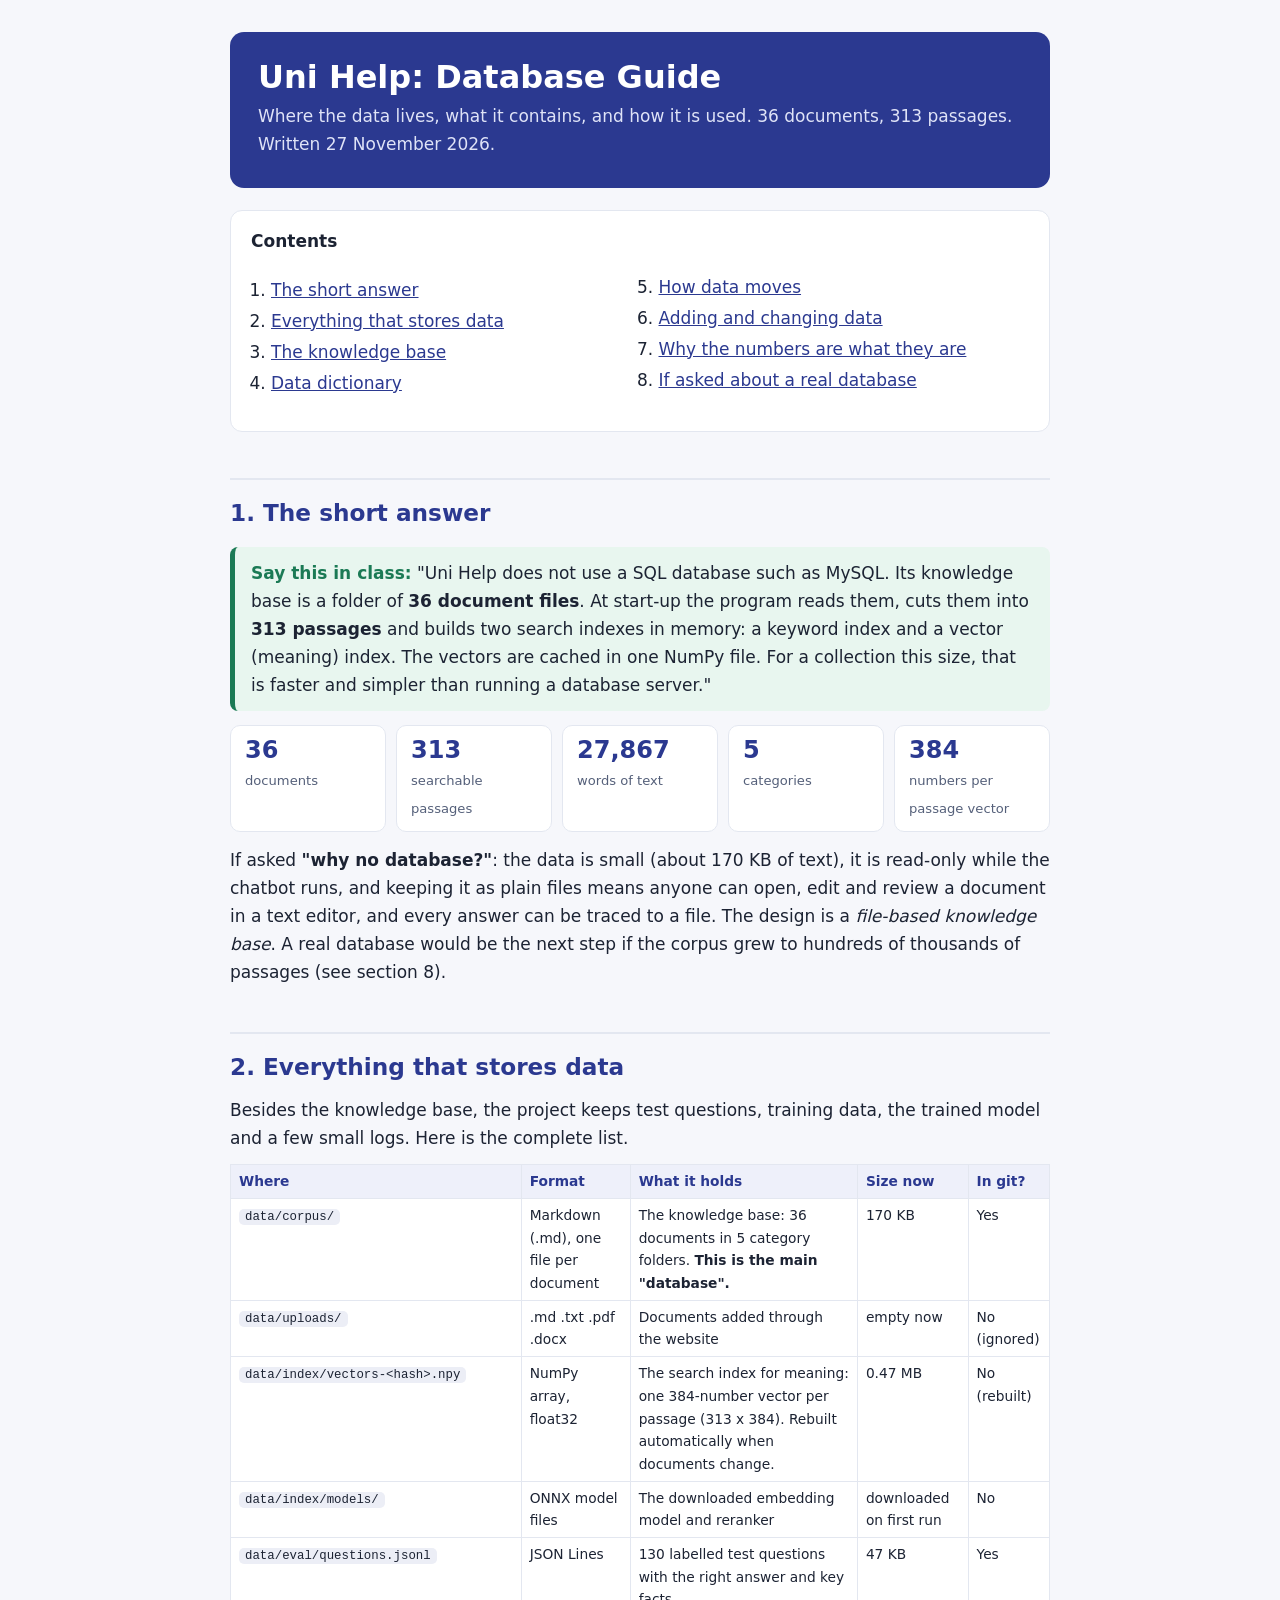
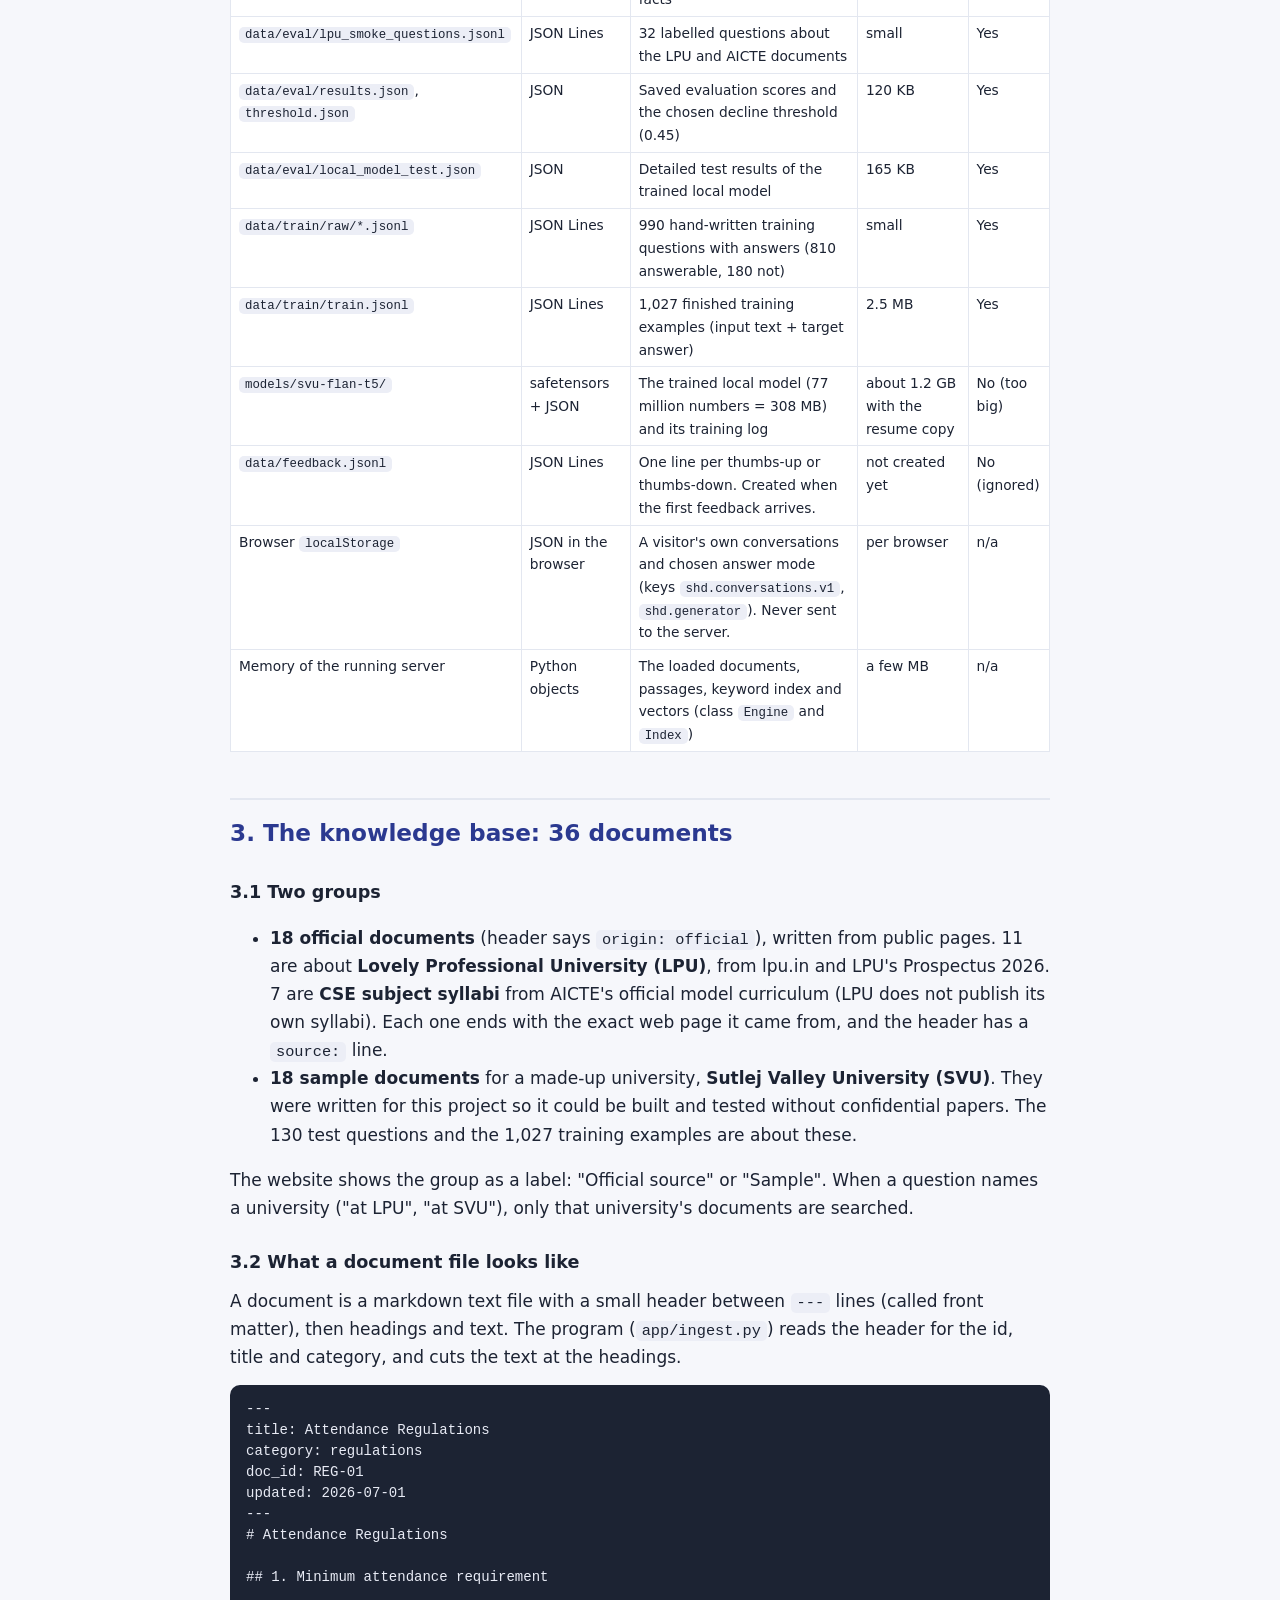
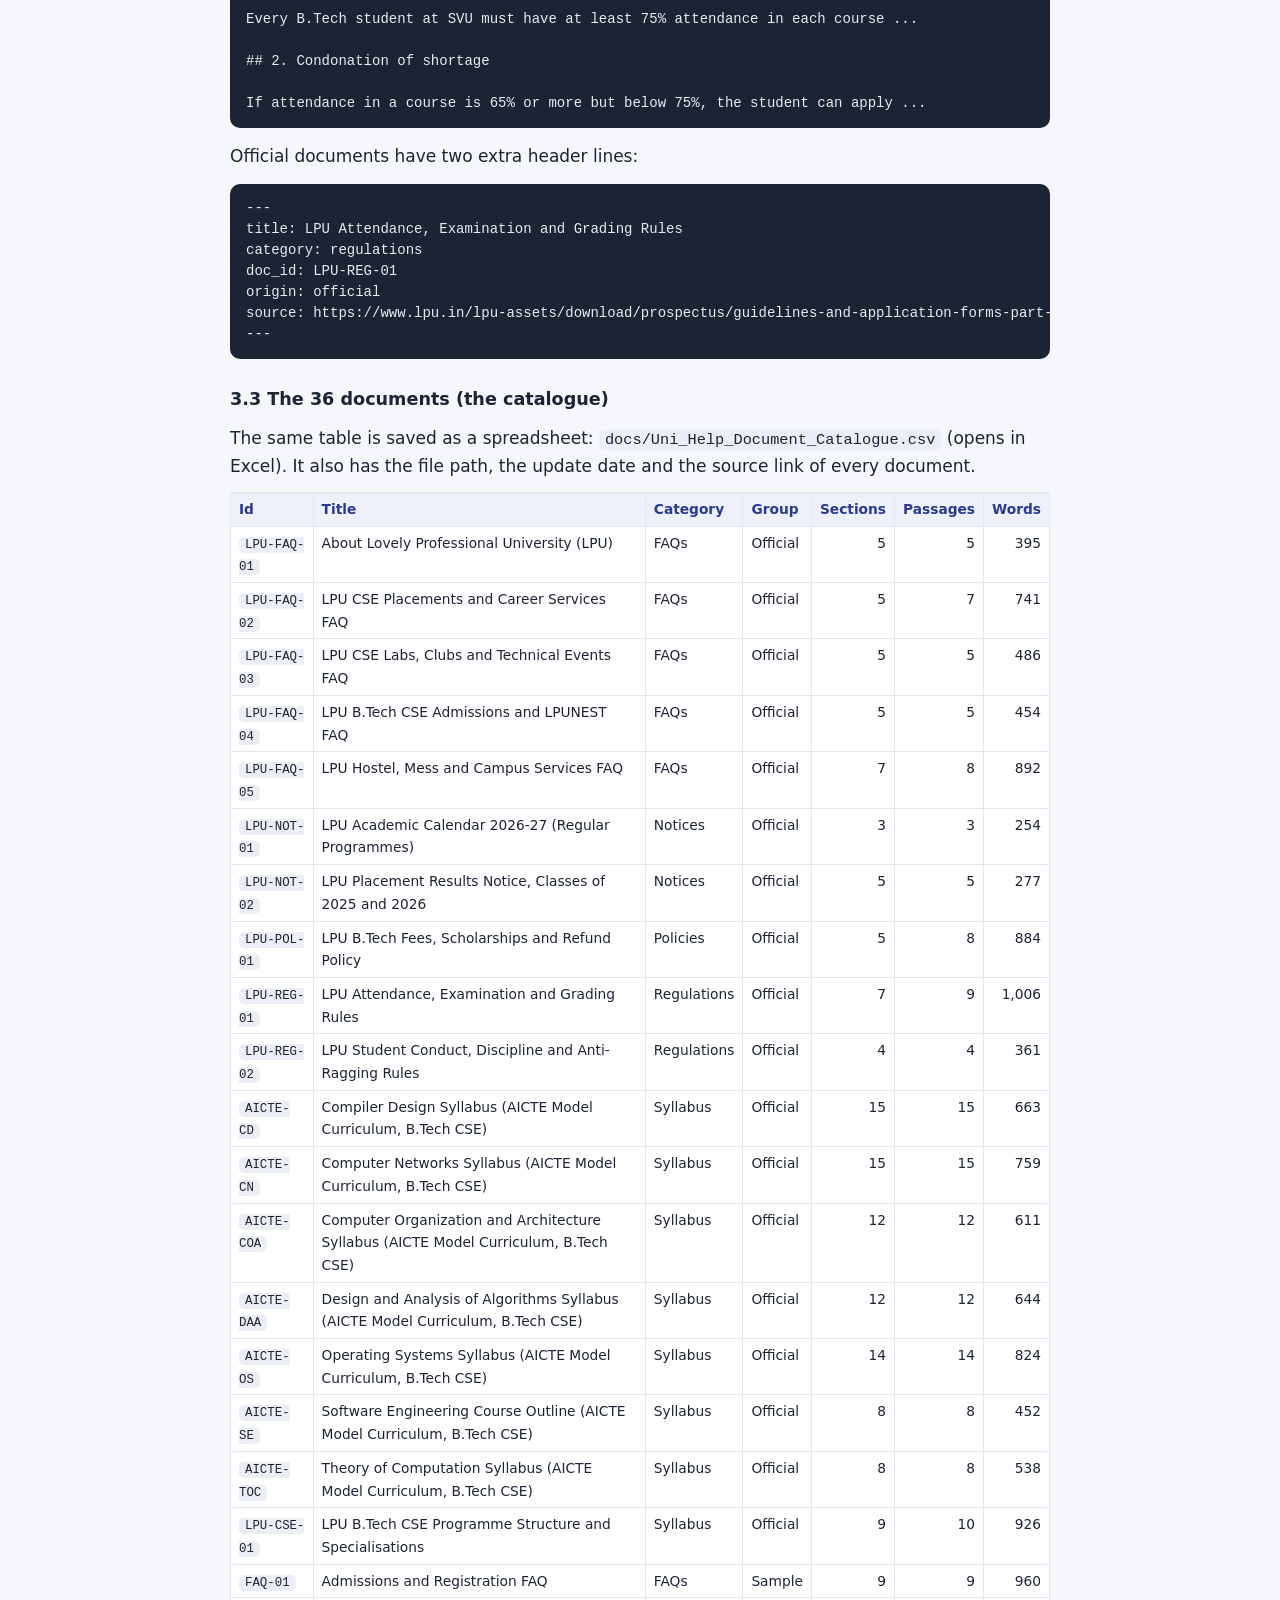
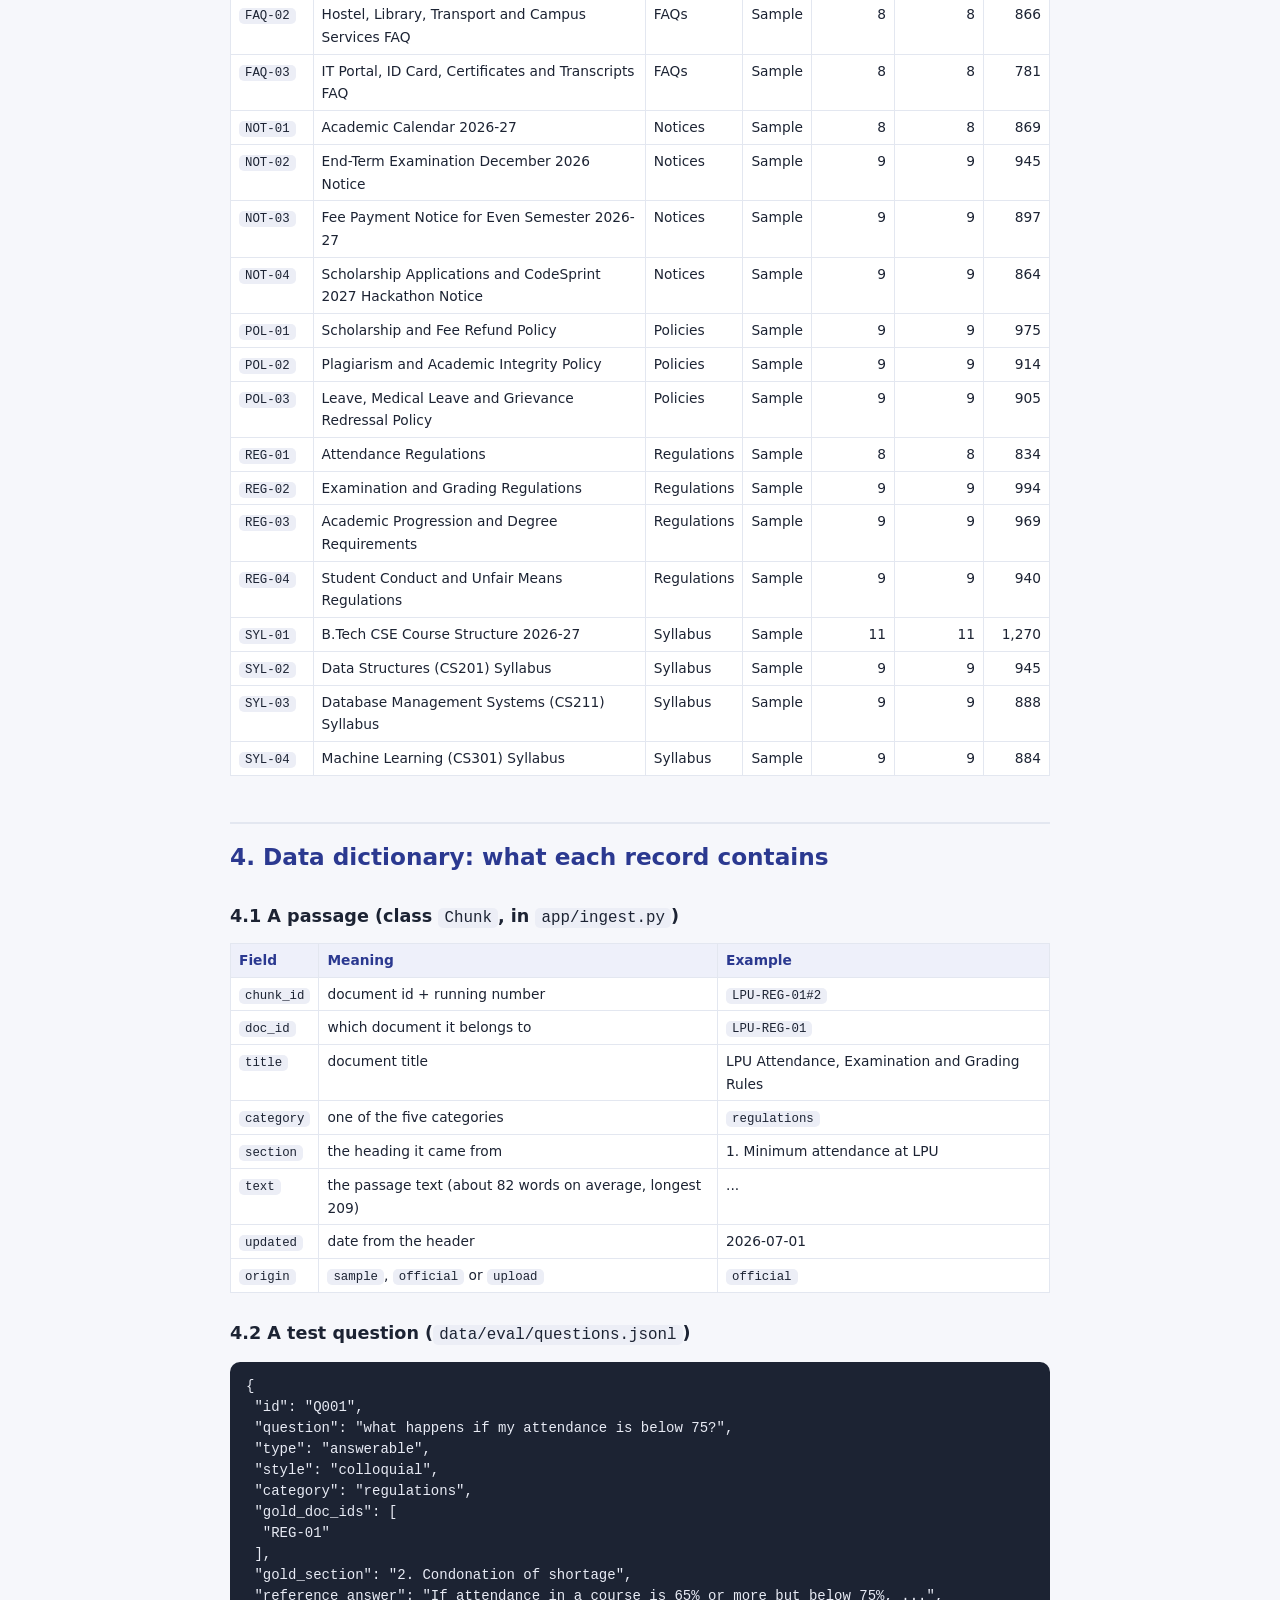
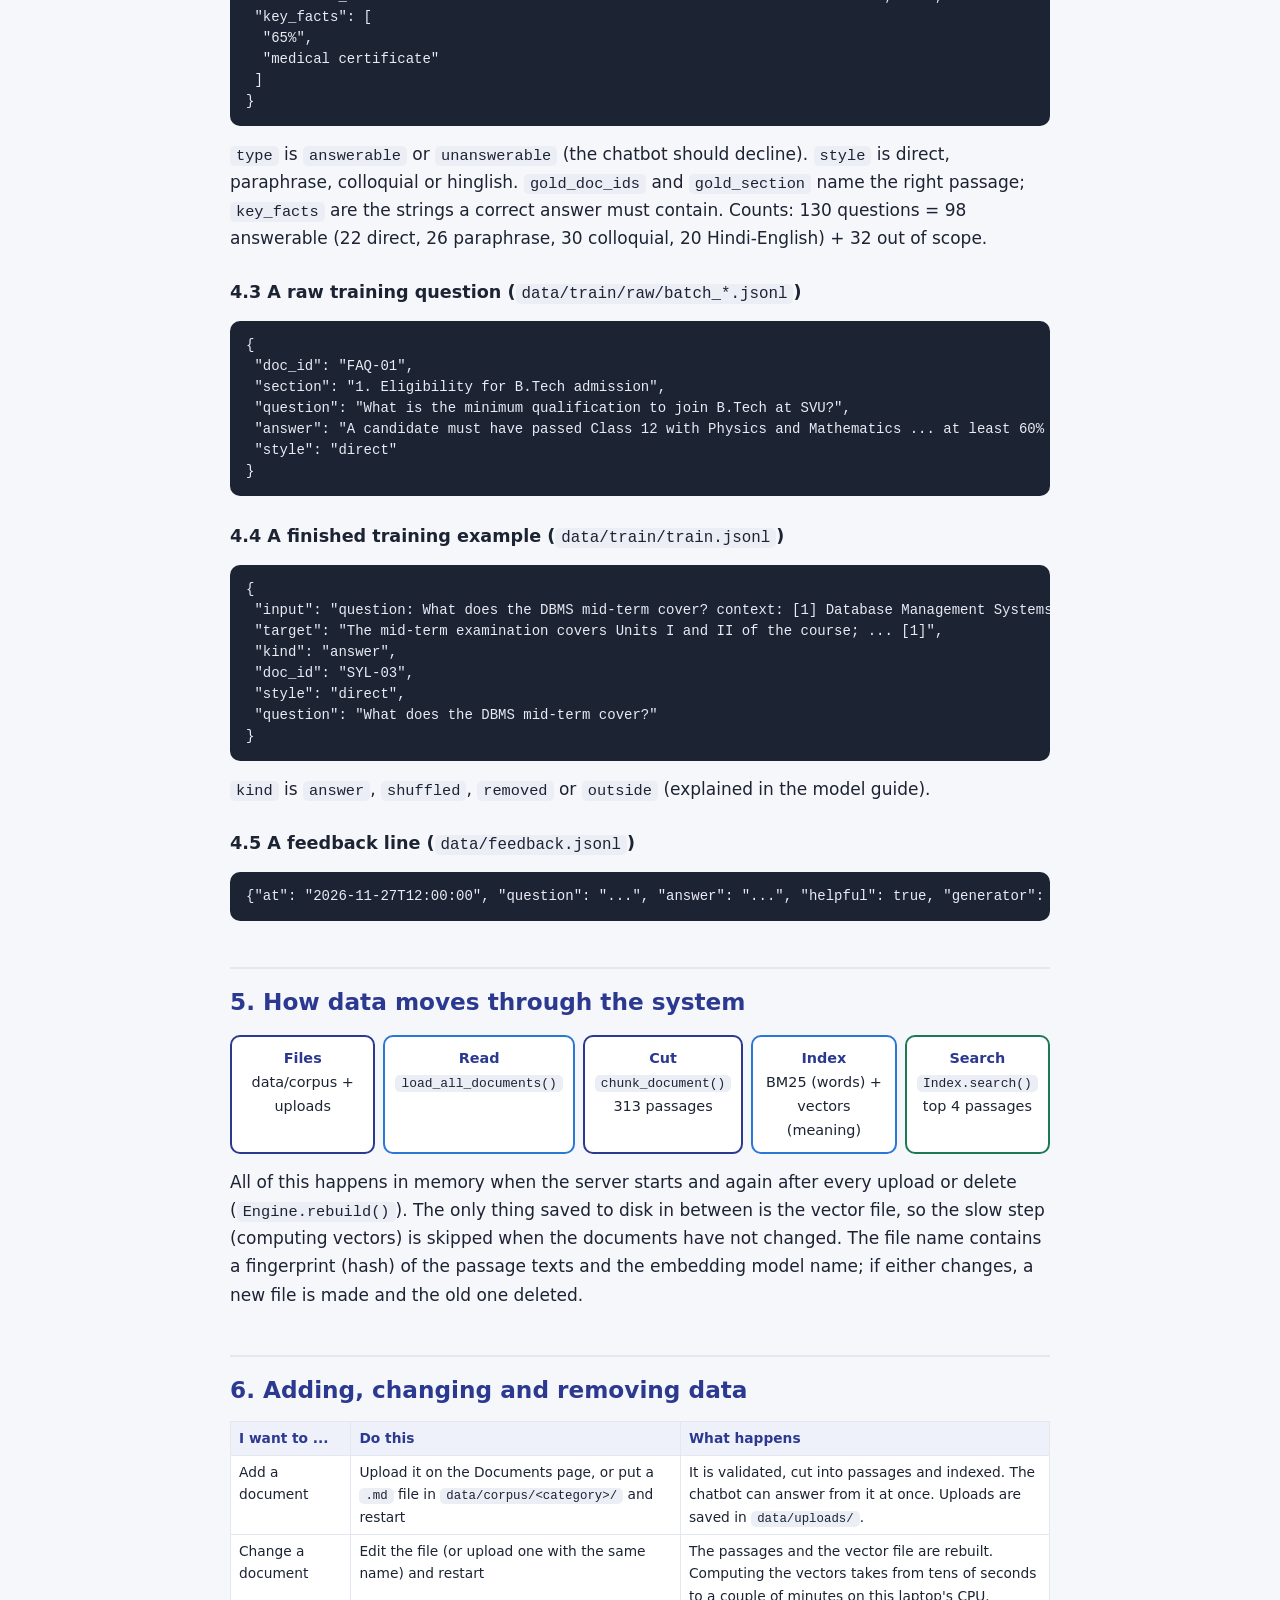
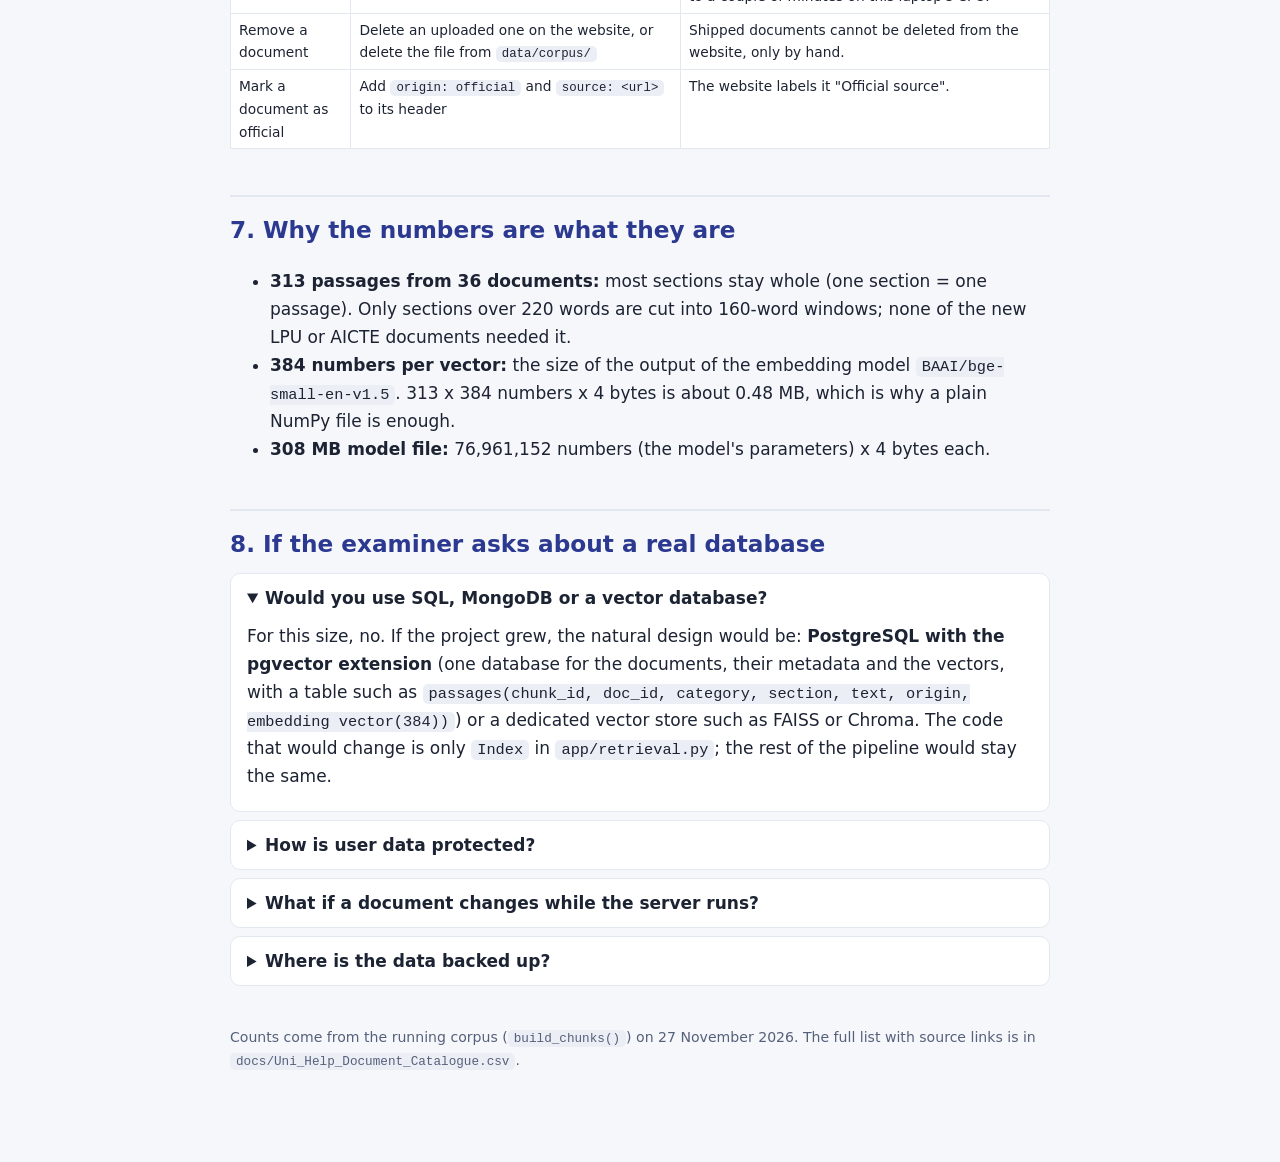
<file: docs/Uni_Help_Database_Guide.html>
<!doctype html>
<html lang="en"><head><meta charset="utf-8"><meta name="viewport" content="width=device-width, initial-scale=1">
<title>Uni Help: Database Guide</title>
<style>
  :root { --ink:#1c2333; --soft:#55607a; --line:#e3e7f0; --bg:#f6f7fb; --card:#fff; --blue:#2b3990; --blue-bg:#eef0fa;
          --green:#1b7a55; --green-bg:#e8f6ef; --amber:#8a6d00; --amber-bg:#fff6c2; --red:#b3392f; --red-bg:#fdecea; }
  * { box-sizing:border-box; }
  body { margin:0; background:var(--bg); color:var(--ink); font:17px/1.65 "Segoe UI", system-ui, Arial, sans-serif; }
  main { max-width:860px; margin:0 auto; padding:32px 20px 80px; }
  h1 { font-size:2rem; line-height:1.2; margin:0 0 6px; }
  h2 { font-size:1.45rem; margin:46px 0 10px; padding-top:14px; border-top:2px solid var(--line); color:var(--blue); }
  h3 { font-size:1.1rem; margin:26px 0 6px; }
  p { margin:10px 0; }
  .lead { color:var(--soft); font-size:1.05rem; }
  code { background:#eceef6; padding:1px 6px; border-radius:5px; font:0.9em Consolas, "Courier New", monospace; }
  pre { background:#1c2333; color:#e8ebf5; padding:14px 16px; border-radius:10px; overflow-x:auto; font:14px/1.5 Consolas, "Courier New", monospace; }
  .card { background:var(--card); border:1px solid var(--line); border-radius:12px; padding:16px 20px; margin:14px 0; }
  .say { background:var(--green-bg); border-left:5px solid var(--green); border-radius:8px; padding:12px 16px; margin:14px 0; }
  .say b:first-child { color:var(--green); }
  .note { background:var(--amber-bg); border-left:5px solid var(--amber); border-radius:8px; padding:12px 16px; margin:14px 0; }
  .warn { background:var(--red-bg); border-left:5px solid var(--red); border-radius:8px; padding:12px 16px; margin:14px 0; }
  .file { display:inline-block; background:var(--blue-bg); color:var(--blue); font:600 0.82rem Consolas, monospace; padding:2px 8px; border-radius:20px; }
  table { width:100%; border-collapse:collapse; margin:12px 0; background:var(--card); font-size:0.95rem; }
  th, td { border:1px solid var(--line); padding:8px 10px; text-align:left; vertical-align:top; }
  th { background:var(--blue-bg); color:var(--blue); }
  .flow { display:flex; flex-wrap:wrap; gap:8px; align-items:stretch; margin:14px 0; }
  .flow div { flex:1 1 130px; background:var(--card); border:2px solid var(--blue); border-radius:10px; padding:10px; text-align:center; font-size:0.9rem; }
  .flow div b { display:block; color:var(--blue); }
  .flow .r { border-color:#2a78d6; } .flow .a { border-color:#eb6834; } .flow .g { border-color:var(--green); }
  .toc { columns:2; padding-left:20px; } .toc li { margin:3px 0; }
  a { color:var(--blue); }
  details { background:var(--card); border:1px solid var(--line); border-radius:10px; padding:10px 16px; margin:8px 0; }
  summary { cursor:pointer; font-weight:600; }
  img { max-width:100%; border:1px solid var(--line); border-radius:10px; background:#fff; }
  .small { font-size:0.88rem; color:var(--soft); }
  @media (max-width:600px) { .toc { columns:1; } body { font-size:16px; } }
  @media print { body { background:#fff; } details { break-inside:avoid; } }

  .good { color:var(--green); font-weight:600; } .bad { color:var(--red); font-weight:600; } .mid { color:var(--amber); font-weight:600; }
  td.num, th.num { text-align:right; white-space:nowrap; }
  table.tight td, table.tight th { padding:5px 8px; font-size:0.86rem; }
  .cover { background:var(--blue); color:#fff; border-radius:14px; padding:26px 28px; margin-bottom:22px; }
  .cover h1 { color:#fff; margin:0 0 6px; } .cover p { color:#dfe3f7; margin:4px 0; }
  .kpis { display:flex; flex-wrap:wrap; gap:10px; margin:14px 0; }
  .kpis div { flex:1 1 150px; background:var(--card); border:1px solid var(--line); border-radius:10px; padding:10px 14px; }
  .kpis b { display:block; font-size:1.5rem; color:var(--blue); line-height:1.2; } .kpis span { font-size:0.82rem; color:var(--soft); }
  svg text { font-family:"Segoe UI", Arial, sans-serif; }
</style>
</head><body><main>
<div class="cover"><h1>Uni Help: Database Guide</h1><p>Where the data lives, what it contains, and how it is used. 36 documents, 313 passages. Written 27 November 2026.</p></div>
<div class="card"><b>Contents</b><ol class="toc"><li><a href="#short">The short answer</a></li><li><a href="#stores">Everything that stores data</a></li><li><a href="#kb">The knowledge base</a></li><li><a href="#dict">Data dictionary</a></li><li><a href="#flow">How data moves</a></li><li><a href="#change">Adding and changing data</a></li><li><a href="#size">Why the numbers are what they are</a></li><li><a href="#future">If asked about a real database</a></li></ol></div>

<h2 id="short">1. The short answer</h2>
<div class="say"><b>Say this in class:</b> "Uni Help does not use a SQL database such as MySQL. Its knowledge base is a folder of
<b>36 document files</b>. At start-up the program reads them, cuts them into <b>313 passages</b> and builds two search
indexes in memory: a keyword index and a vector (meaning) index. The vectors are cached in one NumPy file. For a collection this size,
that is faster and simpler than running a database server."</div>
<div class="kpis"><div><b>36</b><span>documents</span></div><div><b>313</b><span>searchable passages</span></div><div><b>27,867</b><span>words of text</span></div><div><b>5</b><span>categories</span></div><div><b>384</b><span>numbers per passage vector</span></div></div>
<p>If asked <b>"why no database?"</b>: the data is small (about 170 KB of text), it is read-only while the chatbot runs, and keeping it as
plain files means anyone can open, edit and review a document in a text editor, and every answer can be traced to a file. The design
is a <i>file-based knowledge base</i>. A real database would be the next step if the corpus grew to hundreds of thousands of passages
(see section 8).</p>

<h2 id="stores">2. Everything that stores data</h2>
<p>Besides the knowledge base, the project keeps test questions, training data, the trained model and a few small logs.
Here is the complete list.</p>
<table class="tight"><tr><th class="">Where</th><th class="">Format</th><th class="">What it holds</th><th class="">Size now</th><th class="">In git?</th></tr><tr><td class=""><code>data/corpus/</code></td><td class="">Markdown (.md), one file per document</td><td class="">The knowledge base: 36 documents in 5 category folders. <b>This is the main &quot;database&quot;.</b></td><td class="">170 KB</td><td class="">Yes</td></tr><tr><td class=""><code>data/uploads/</code></td><td class="">.md .txt .pdf .docx</td><td class="">Documents added through the website</td><td class="">empty now</td><td class="">No (ignored)</td></tr><tr><td class=""><code>data/index/vectors-&lt;hash&gt;.npy</code></td><td class="">NumPy array, float32</td><td class="">The search index for meaning: one 384-number vector per passage (313 x 384). Rebuilt automatically when documents change.</td><td class="">0.47 MB</td><td class="">No (rebuilt)</td></tr><tr><td class=""><code>data/index/models/</code></td><td class="">ONNX model files</td><td class="">The downloaded embedding model and reranker</td><td class="">downloaded on first run</td><td class="">No</td></tr><tr><td class=""><code>data/eval/questions.jsonl</code></td><td class="">JSON Lines</td><td class="">130 labelled test questions with the right answer and key facts</td><td class="">47 KB</td><td class="">Yes</td></tr><tr><td class=""><code>data/eval/lpu_smoke_questions.jsonl</code></td><td class="">JSON Lines</td><td class="">32 labelled questions about the LPU and AICTE documents</td><td class="">small</td><td class="">Yes</td></tr><tr><td class=""><code>data/eval/results.json</code>, <code>threshold.json</code></td><td class="">JSON</td><td class="">Saved evaluation scores and the chosen decline threshold (0.45)</td><td class="">120 KB</td><td class="">Yes</td></tr><tr><td class=""><code>data/eval/local_model_test.json</code></td><td class="">JSON</td><td class="">Detailed test results of the trained local model</td><td class="">165 KB</td><td class="">Yes</td></tr><tr><td class=""><code>data/train/raw/*.jsonl</code></td><td class="">JSON Lines</td><td class="">990 hand-written training questions with answers (810 answerable, 180 not)</td><td class="">small</td><td class="">Yes</td></tr><tr><td class=""><code>data/train/train.jsonl</code></td><td class="">JSON Lines</td><td class="">1,027 finished training examples (input text + target answer)</td><td class="">2.5 MB</td><td class="">Yes</td></tr><tr><td class=""><code>models/svu-flan-t5/</code></td><td class="">safetensors + JSON</td><td class="">The trained local model (77 million numbers = 308 MB) and its training log</td><td class="">about 1.2 GB with the resume copy</td><td class="">No (too big)</td></tr><tr><td class=""><code>data/feedback.jsonl</code></td><td class="">JSON Lines</td><td class="">One line per thumbs-up or thumbs-down. Created when the first feedback arrives.</td><td class="">not created yet</td><td class="">No (ignored)</td></tr><tr><td class="">Browser <code>localStorage</code></td><td class="">JSON in the browser</td><td class="">A visitor's own conversations and chosen answer mode (keys <code>shd.conversations.v1</code>, <code>shd.generator</code>). Never sent to the server.</td><td class="">per browser</td><td class="">n/a</td></tr><tr><td class="">Memory of the running server</td><td class="">Python objects</td><td class="">The loaded documents, passages, keyword index and vectors (class <code>Engine</code> and <code>Index</code>)</td><td class="">a few MB</td><td class="">n/a</td></tr></table>

<h2 id="kb">3. The knowledge base: 36 documents</h2>
<h3>3.1 Two groups</h3>
<ul>
  <li><b>18 official documents</b> (header says <code>origin: official</code>), written from public pages. 11 are about
  <b>Lovely Professional University (LPU)</b>, from lpu.in and LPU's Prospectus 2026. 7 are
  <b>CSE subject syllabi</b> from AICTE's official model curriculum (LPU does not publish its own syllabi). Each one ends with the exact web
  page it came from, and the header has a <code>source:</code> line.</li>
  <li><b>18 sample documents</b> for a made-up university, <b>Sutlej Valley University (SVU)</b>. They were written for this project so it could be built and
  tested without confidential papers. The 130 test questions and the 1,027 training examples are about these.</li>
</ul>
<p>The website shows the group as a label: "Official source" or "Sample". When a question names a university ("at LPU", "at SVU"), only that
university's documents are searched.</p>

<h3>3.2 What a document file looks like</h3>
<p>A document is a markdown text file with a small header between <code>---</code> lines (called front matter), then headings and text.
The program (<code>app/ingest.py</code>) reads the header for the id, title and category, and cuts the text at the headings.</p>
<pre>---
title: Attendance Regulations
category: regulations
doc_id: REG-01
updated: 2026-07-01
---
# Attendance Regulations

## 1. Minimum attendance requirement

Every B.Tech student at SVU must have at least 75% attendance in each course ...

## 2. Condonation of shortage

If attendance in a course is 65% or more but below 75%, the student can apply ...</pre>
<p>Official documents have two extra header lines:</p>
<pre>---
title: LPU Attendance, Examination and Grading Rules
category: regulations
doc_id: LPU-REG-01
origin: official
source: https://www.lpu.in/lpu-assets/download/prospectus/guidelines-and-application-forms-part-c.pdf
---</pre>

<h3>3.3 The 36 documents (the catalogue)</h3>
<p>The same table is saved as a spreadsheet: <code>docs/Uni_Help_Document_Catalogue.csv</code> (opens in Excel). It also has the file
path, the update date and the source link of every document.</p>
<table class="tight"><tr><th class="">Id</th><th class="">Title</th><th class="">Category</th><th class="">Group</th><th class="num">Sections</th><th class="num">Passages</th><th class="num">Words</th></tr><tr><td class=""><code>LPU-FAQ-01</code></td><td class="">About Lovely Professional University (LPU)</td><td class="">FAQs</td><td class="">Official</td><td class="num">5</td><td class="num">5</td><td class="num">395</td></tr><tr><td class=""><code>LPU-FAQ-02</code></td><td class="">LPU CSE Placements and Career Services FAQ</td><td class="">FAQs</td><td class="">Official</td><td class="num">5</td><td class="num">7</td><td class="num">741</td></tr><tr><td class=""><code>LPU-FAQ-03</code></td><td class="">LPU CSE Labs, Clubs and Technical Events FAQ</td><td class="">FAQs</td><td class="">Official</td><td class="num">5</td><td class="num">5</td><td class="num">486</td></tr><tr><td class=""><code>LPU-FAQ-04</code></td><td class="">LPU B.Tech CSE Admissions and LPUNEST FAQ</td><td class="">FAQs</td><td class="">Official</td><td class="num">5</td><td class="num">5</td><td class="num">454</td></tr><tr><td class=""><code>LPU-FAQ-05</code></td><td class="">LPU Hostel, Mess and Campus Services FAQ</td><td class="">FAQs</td><td class="">Official</td><td class="num">7</td><td class="num">8</td><td class="num">892</td></tr><tr><td class=""><code>LPU-NOT-01</code></td><td class="">LPU Academic Calendar 2026-27 (Regular Programmes)</td><td class="">Notices</td><td class="">Official</td><td class="num">3</td><td class="num">3</td><td class="num">254</td></tr><tr><td class=""><code>LPU-NOT-02</code></td><td class="">LPU Placement Results Notice, Classes of 2025 and 2026</td><td class="">Notices</td><td class="">Official</td><td class="num">5</td><td class="num">5</td><td class="num">277</td></tr><tr><td class=""><code>LPU-POL-01</code></td><td class="">LPU B.Tech Fees, Scholarships and Refund Policy</td><td class="">Policies</td><td class="">Official</td><td class="num">5</td><td class="num">8</td><td class="num">884</td></tr><tr><td class=""><code>LPU-REG-01</code></td><td class="">LPU Attendance, Examination and Grading Rules</td><td class="">Regulations</td><td class="">Official</td><td class="num">7</td><td class="num">9</td><td class="num">1,006</td></tr><tr><td class=""><code>LPU-REG-02</code></td><td class="">LPU Student Conduct, Discipline and Anti-Ragging Rules</td><td class="">Regulations</td><td class="">Official</td><td class="num">4</td><td class="num">4</td><td class="num">361</td></tr><tr><td class=""><code>AICTE-CD</code></td><td class="">Compiler Design Syllabus (AICTE Model Curriculum, B.Tech CSE)</td><td class="">Syllabus</td><td class="">Official</td><td class="num">15</td><td class="num">15</td><td class="num">663</td></tr><tr><td class=""><code>AICTE-CN</code></td><td class="">Computer Networks Syllabus (AICTE Model Curriculum, B.Tech CSE)</td><td class="">Syllabus</td><td class="">Official</td><td class="num">15</td><td class="num">15</td><td class="num">759</td></tr><tr><td class=""><code>AICTE-COA</code></td><td class="">Computer Organization and Architecture Syllabus (AICTE Model Curriculum, B.Tech CSE)</td><td class="">Syllabus</td><td class="">Official</td><td class="num">12</td><td class="num">12</td><td class="num">611</td></tr><tr><td class=""><code>AICTE-DAA</code></td><td class="">Design and Analysis of Algorithms Syllabus (AICTE Model Curriculum, B.Tech CSE)</td><td class="">Syllabus</td><td class="">Official</td><td class="num">12</td><td class="num">12</td><td class="num">644</td></tr><tr><td class=""><code>AICTE-OS</code></td><td class="">Operating Systems Syllabus (AICTE Model Curriculum, B.Tech CSE)</td><td class="">Syllabus</td><td class="">Official</td><td class="num">14</td><td class="num">14</td><td class="num">824</td></tr><tr><td class=""><code>AICTE-SE</code></td><td class="">Software Engineering Course Outline (AICTE Model Curriculum, B.Tech CSE)</td><td class="">Syllabus</td><td class="">Official</td><td class="num">8</td><td class="num">8</td><td class="num">452</td></tr><tr><td class=""><code>AICTE-TOC</code></td><td class="">Theory of Computation Syllabus (AICTE Model Curriculum, B.Tech CSE)</td><td class="">Syllabus</td><td class="">Official</td><td class="num">8</td><td class="num">8</td><td class="num">538</td></tr><tr><td class=""><code>LPU-CSE-01</code></td><td class="">LPU B.Tech CSE Programme Structure and Specialisations</td><td class="">Syllabus</td><td class="">Official</td><td class="num">9</td><td class="num">10</td><td class="num">926</td></tr><tr><td class=""><code>FAQ-01</code></td><td class="">Admissions and Registration FAQ</td><td class="">FAQs</td><td class="">Sample</td><td class="num">9</td><td class="num">9</td><td class="num">960</td></tr><tr><td class=""><code>FAQ-02</code></td><td class="">Hostel, Library, Transport and Campus Services FAQ</td><td class="">FAQs</td><td class="">Sample</td><td class="num">8</td><td class="num">8</td><td class="num">866</td></tr><tr><td class=""><code>FAQ-03</code></td><td class="">IT Portal, ID Card, Certificates and Transcripts FAQ</td><td class="">FAQs</td><td class="">Sample</td><td class="num">8</td><td class="num">8</td><td class="num">781</td></tr><tr><td class=""><code>NOT-01</code></td><td class="">Academic Calendar 2026-27</td><td class="">Notices</td><td class="">Sample</td><td class="num">8</td><td class="num">8</td><td class="num">869</td></tr><tr><td class=""><code>NOT-02</code></td><td class="">End-Term Examination December 2026 Notice</td><td class="">Notices</td><td class="">Sample</td><td class="num">9</td><td class="num">9</td><td class="num">945</td></tr><tr><td class=""><code>NOT-03</code></td><td class="">Fee Payment Notice for Even Semester 2026-27</td><td class="">Notices</td><td class="">Sample</td><td class="num">9</td><td class="num">9</td><td class="num">897</td></tr><tr><td class=""><code>NOT-04</code></td><td class="">Scholarship Applications and CodeSprint 2027 Hackathon Notice</td><td class="">Notices</td><td class="">Sample</td><td class="num">9</td><td class="num">9</td><td class="num">864</td></tr><tr><td class=""><code>POL-01</code></td><td class="">Scholarship and Fee Refund Policy</td><td class="">Policies</td><td class="">Sample</td><td class="num">9</td><td class="num">9</td><td class="num">975</td></tr><tr><td class=""><code>POL-02</code></td><td class="">Plagiarism and Academic Integrity Policy</td><td class="">Policies</td><td class="">Sample</td><td class="num">9</td><td class="num">9</td><td class="num">914</td></tr><tr><td class=""><code>POL-03</code></td><td class="">Leave, Medical Leave and Grievance Redressal Policy</td><td class="">Policies</td><td class="">Sample</td><td class="num">9</td><td class="num">9</td><td class="num">905</td></tr><tr><td class=""><code>REG-01</code></td><td class="">Attendance Regulations</td><td class="">Regulations</td><td class="">Sample</td><td class="num">8</td><td class="num">8</td><td class="num">834</td></tr><tr><td class=""><code>REG-02</code></td><td class="">Examination and Grading Regulations</td><td class="">Regulations</td><td class="">Sample</td><td class="num">9</td><td class="num">9</td><td class="num">994</td></tr><tr><td class=""><code>REG-03</code></td><td class="">Academic Progression and Degree Requirements</td><td class="">Regulations</td><td class="">Sample</td><td class="num">9</td><td class="num">9</td><td class="num">969</td></tr><tr><td class=""><code>REG-04</code></td><td class="">Student Conduct and Unfair Means Regulations</td><td class="">Regulations</td><td class="">Sample</td><td class="num">9</td><td class="num">9</td><td class="num">940</td></tr><tr><td class=""><code>SYL-01</code></td><td class="">B.Tech CSE Course Structure 2026-27</td><td class="">Syllabus</td><td class="">Sample</td><td class="num">11</td><td class="num">11</td><td class="num">1,270</td></tr><tr><td class=""><code>SYL-02</code></td><td class="">Data Structures (CS201) Syllabus</td><td class="">Syllabus</td><td class="">Sample</td><td class="num">9</td><td class="num">9</td><td class="num">945</td></tr><tr><td class=""><code>SYL-03</code></td><td class="">Database Management Systems (CS211) Syllabus</td><td class="">Syllabus</td><td class="">Sample</td><td class="num">9</td><td class="num">9</td><td class="num">888</td></tr><tr><td class=""><code>SYL-04</code></td><td class="">Machine Learning (CS301) Syllabus</td><td class="">Syllabus</td><td class="">Sample</td><td class="num">9</td><td class="num">9</td><td class="num">884</td></tr></table>

<h2 id="dict">4. Data dictionary: what each record contains</h2>
<h3>4.1 A passage (class <code>Chunk</code>, in <code>app/ingest.py</code>)</h3>
<table class="tight"><tr><th class="">Field</th><th class="">Meaning</th><th class="">Example</th></tr><tr><td class=""><code>chunk_id</code></td><td class="">document id + running number</td><td class=""><code>LPU-REG-01#2</code></td></tr><tr><td class=""><code>doc_id</code></td><td class="">which document it belongs to</td><td class=""><code>LPU-REG-01</code></td></tr><tr><td class=""><code>title</code></td><td class="">document title</td><td class="">LPU Attendance, Examination and Grading Rules</td></tr><tr><td class=""><code>category</code></td><td class="">one of the five categories</td><td class=""><code>regulations</code></td></tr><tr><td class=""><code>section</code></td><td class="">the heading it came from</td><td class="">1. Minimum attendance at LPU</td></tr><tr><td class=""><code>text</code></td><td class="">the passage text (about 82 words on average, longest 209)</td><td class="">...</td></tr><tr><td class=""><code>updated</code></td><td class="">date from the header</td><td class="">2026-07-01</td></tr><tr><td class=""><code>origin</code></td><td class=""><code>sample</code>, <code>official</code> or <code>upload</code></td><td class=""><code>official</code></td></tr></table>
<h3>4.2 A test question (<code>data/eval/questions.jsonl</code>)</h3>
<pre>{
 "id": "Q001",
 "question": "what happens if my attendance is below 75?",
 "type": "answerable",
 "style": "colloquial",
 "category": "regulations",
 "gold_doc_ids": [
  "REG-01"
 ],
 "gold_section": "2. Condonation of shortage",
 "reference_answer": "If attendance in a course is 65% or more but below 75%, ...",
 "key_facts": [
  "65%",
  "medical certificate"
 ]
}</pre>
<p><code>type</code> is <code>answerable</code> or <code>unanswerable</code> (the chatbot should decline). <code>style</code> is direct, paraphrase, colloquial or hinglish.
<code>gold_doc_ids</code> and <code>gold_section</code> name the right passage; <code>key_facts</code> are the strings a correct answer must contain.
Counts: 130 questions = 98 answerable (22 direct, 26 paraphrase, 30 colloquial, 20 Hindi-English) + 32 out of scope.</p>
<h3>4.3 A raw training question (<code>data/train/raw/batch_*.jsonl</code>)</h3>
<pre>{
 "doc_id": "FAQ-01",
 "section": "1. Eligibility for B.Tech admission",
 "question": "What is the minimum qualification to join B.Tech at SVU?",
 "answer": "A candidate must have passed Class 12 with Physics and Mathematics ... at least 60% aggregate marks ...",
 "style": "direct"
}</pre>
<h3>4.4 A finished training example (<code>data/train/train.jsonl</code>)</h3>
<pre>{
 "input": "question: What does the DBMS mid-term cover? context: [1] Database Management Systems (CS211) Syllabus - 4. Units I to III ...",
 "target": "The mid-term examination covers Units I and II of the course; ... [1]",
 "kind": "answer",
 "doc_id": "SYL-03",
 "style": "direct",
 "question": "What does the DBMS mid-term cover?"
}</pre>
<p><code>kind</code> is <code>answer</code>, <code>shuffled</code>, <code>removed</code> or <code>outside</code> (explained in the model guide).</p>
<h3>4.5 A feedback line (<code>data/feedback.jsonl</code>)</h3>
<pre>{"at": "2026-11-27T12:00:00", "question": "...", "answer": "...", "helpful": true, "generator": "extractive"}</pre>

<h2 id="flow">5. How data moves through the system</h2>
<div class="flow">
  <div><b>Files</b>data/corpus + uploads</div>
  <div class="r"><b>Read</b><code>load_all_documents()</code></div>
  <div><b>Cut</b><code>chunk_document()</code><br>313 passages</div>
  <div class="r"><b>Index</b>BM25 (words) +<br>vectors (meaning)</div>
  <div class="g"><b>Search</b><code>Index.search()</code><br>top 4 passages</div>
</div>
<p>All of this happens in memory when the server starts and again after every upload or delete (<code>Engine.rebuild()</code>).
The only thing saved to disk in between is the vector file, so the slow step (computing vectors) is skipped when the documents have not changed.
The file name contains a fingerprint (hash) of the passage texts and the embedding model name; if either changes, a new file is made and the old one deleted.</p>

<h2 id="change">6. Adding, changing and removing data</h2>
<table class="tight"><tr><th class="">I want to ...</th><th class="">Do this</th><th class="">What happens</th></tr><tr><td class="">Add a document</td><td class="">Upload it on the Documents page, or put a <code>.md</code> file in <code>data/corpus/&lt;category&gt;/</code> and restart</td><td class="">It is validated, cut into passages and indexed. The chatbot can answer from it at once. Uploads are saved in <code>data/uploads/</code>.</td></tr><tr><td class="">Change a document</td><td class="">Edit the file (or upload one with the same name) and restart</td><td class="">The passages and the vector file are rebuilt. Computing the vectors takes from tens of seconds to a couple of minutes on this laptop's CPU.</td></tr><tr><td class="">Remove a document</td><td class="">Delete an uploaded one on the website, or delete the file from <code>data/corpus/</code></td><td class="">Shipped documents cannot be deleted from the website, only by hand.</td></tr><tr><td class="">Mark a document as official</td><td class="">Add <code>origin: official</code> and <code>source: &lt;url&gt;</code> to its header</td><td class="">The website labels it &quot;Official source&quot;.</td></tr></table>

<h2 id="size">7. Why the numbers are what they are</h2>
<ul>
  <li><b>313 passages from 36 documents:</b> most sections stay whole (one section = one passage). Only sections over 220 words are cut into 160-word windows; none of the new LPU or AICTE documents needed it.</li>
  <li><b>384 numbers per vector:</b> the size of the output of the embedding model <code>BAAI/bge-small-en-v1.5</code>. 313 x 384 numbers x 4 bytes is about 0.48 MB, which is why a plain NumPy file is enough.</li>
  <li><b>308 MB model file:</b> 76,961,152 numbers (the model's parameters) x 4 bytes each.</li>
</ul>

<h2 id="future">8. If the examiner asks about a real database</h2>
<details open><summary>Would you use SQL, MongoDB or a vector database?</summary>
<p>For this size, no. If the project grew, the natural design would be: <b>PostgreSQL with the pgvector extension</b> (one database for the documents, their metadata
and the vectors, with a table such as <code>passages(chunk_id, doc_id, category, section, text, origin, embedding vector(384))</code>) or a dedicated vector store
such as FAISS or Chroma. The code that would change is only <code>Index</code> in <code>app/retrieval.py</code>; the rest of the pipeline would stay the same.</p></details>
<details><summary>How is user data protected?</summary>
<p>Conversations stay in the visitor's browser. The server stores only the thumbs-up/down feedback (question, answer, helpful or not, which answer mode). Uploads and feedback are
excluded from git. There is no login in this version.</p></details>
<details><summary>What if a document changes while the server runs?</summary>
<p>Uploads and deletes through the website rebuild the index at once, guarded by a lock so two rebuilds never run together. Edits made directly to files in <code>data/corpus/</code> need a restart.</p></details>
<details><summary>Where is the data backed up?</summary>
<p>The documents, questions and training data are committed to git (GitHub). The model weights and the vector cache are not: the vectors are rebuilt automatically, and the model is recreated with <code>train_local_model.bat</code> (about 75 minutes).</p></details>

<p class="small" style="margin-top:40px">Counts come from the running corpus (<code>build_chunks()</code>) on 27 November 2026. The full list with source links is in <code>docs/Uni_Help_Document_Catalogue.csv</code>.</p>
</main></body></html>
</file>
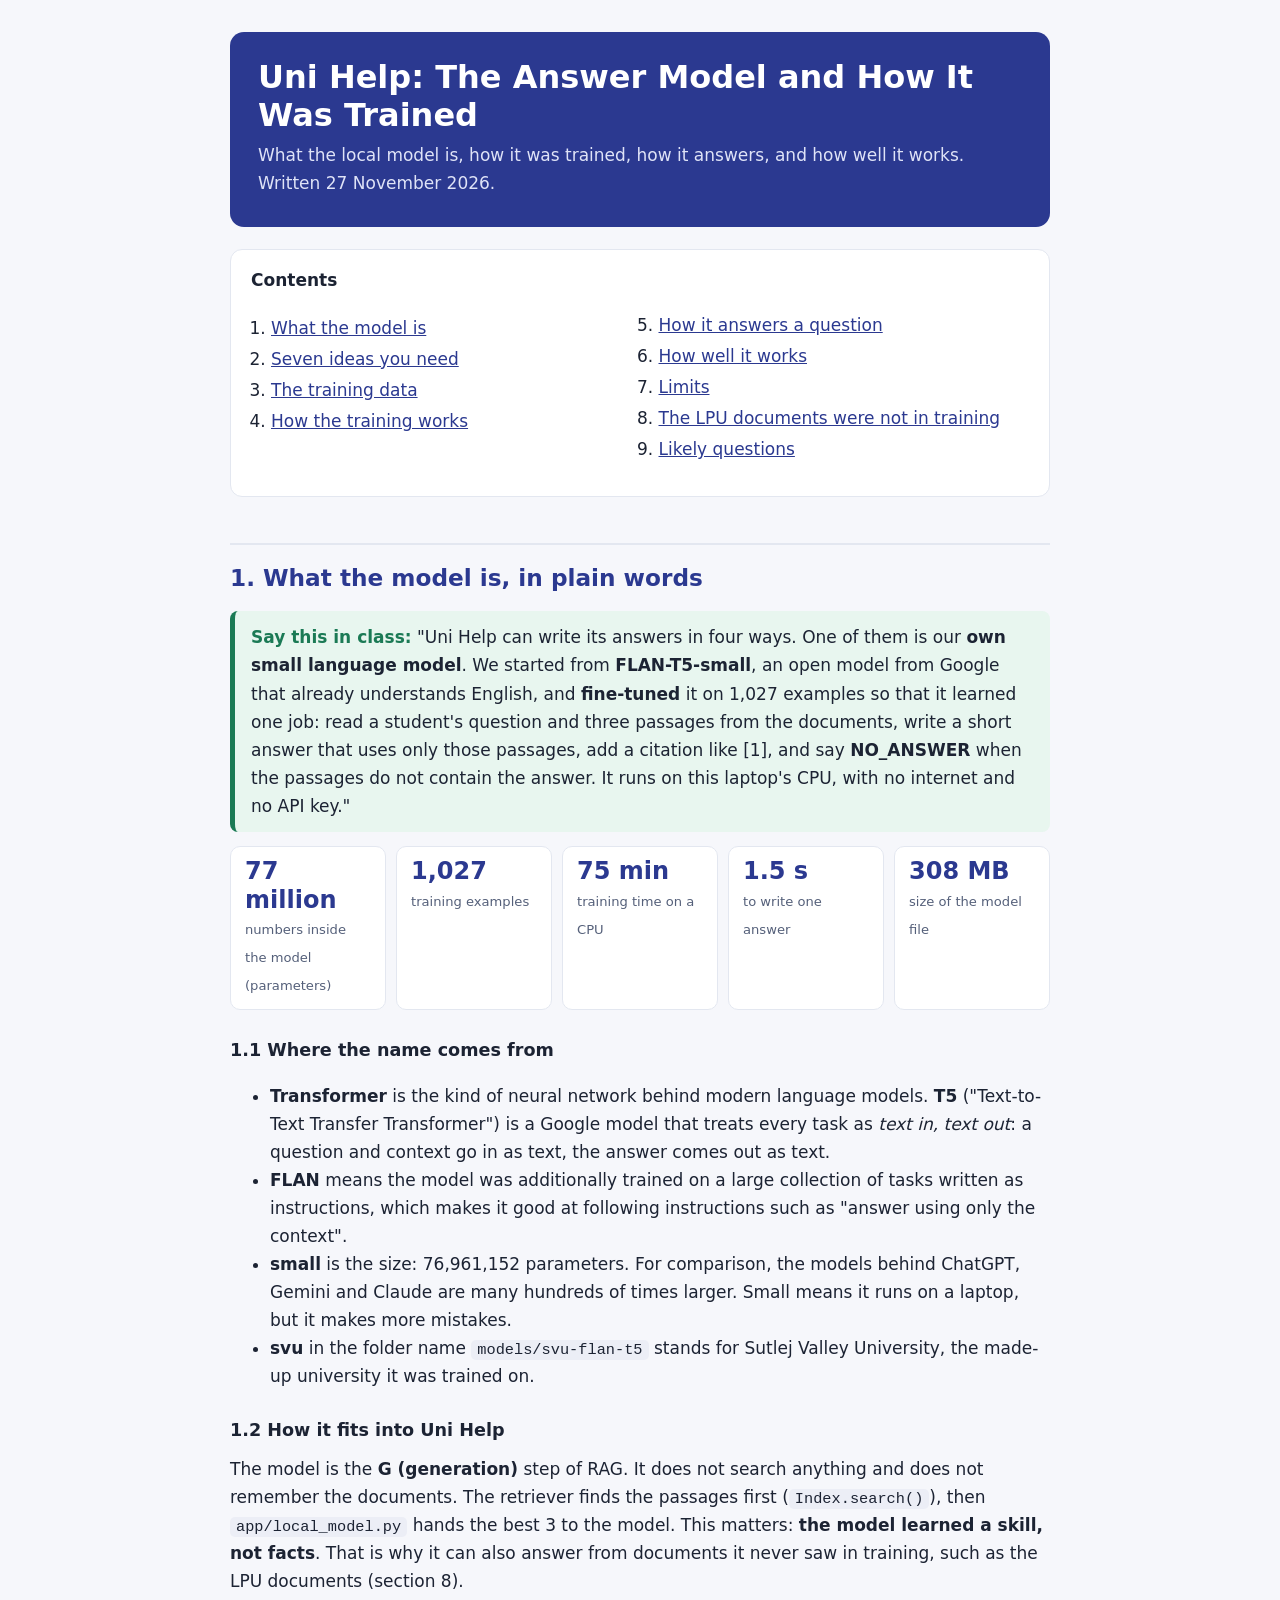
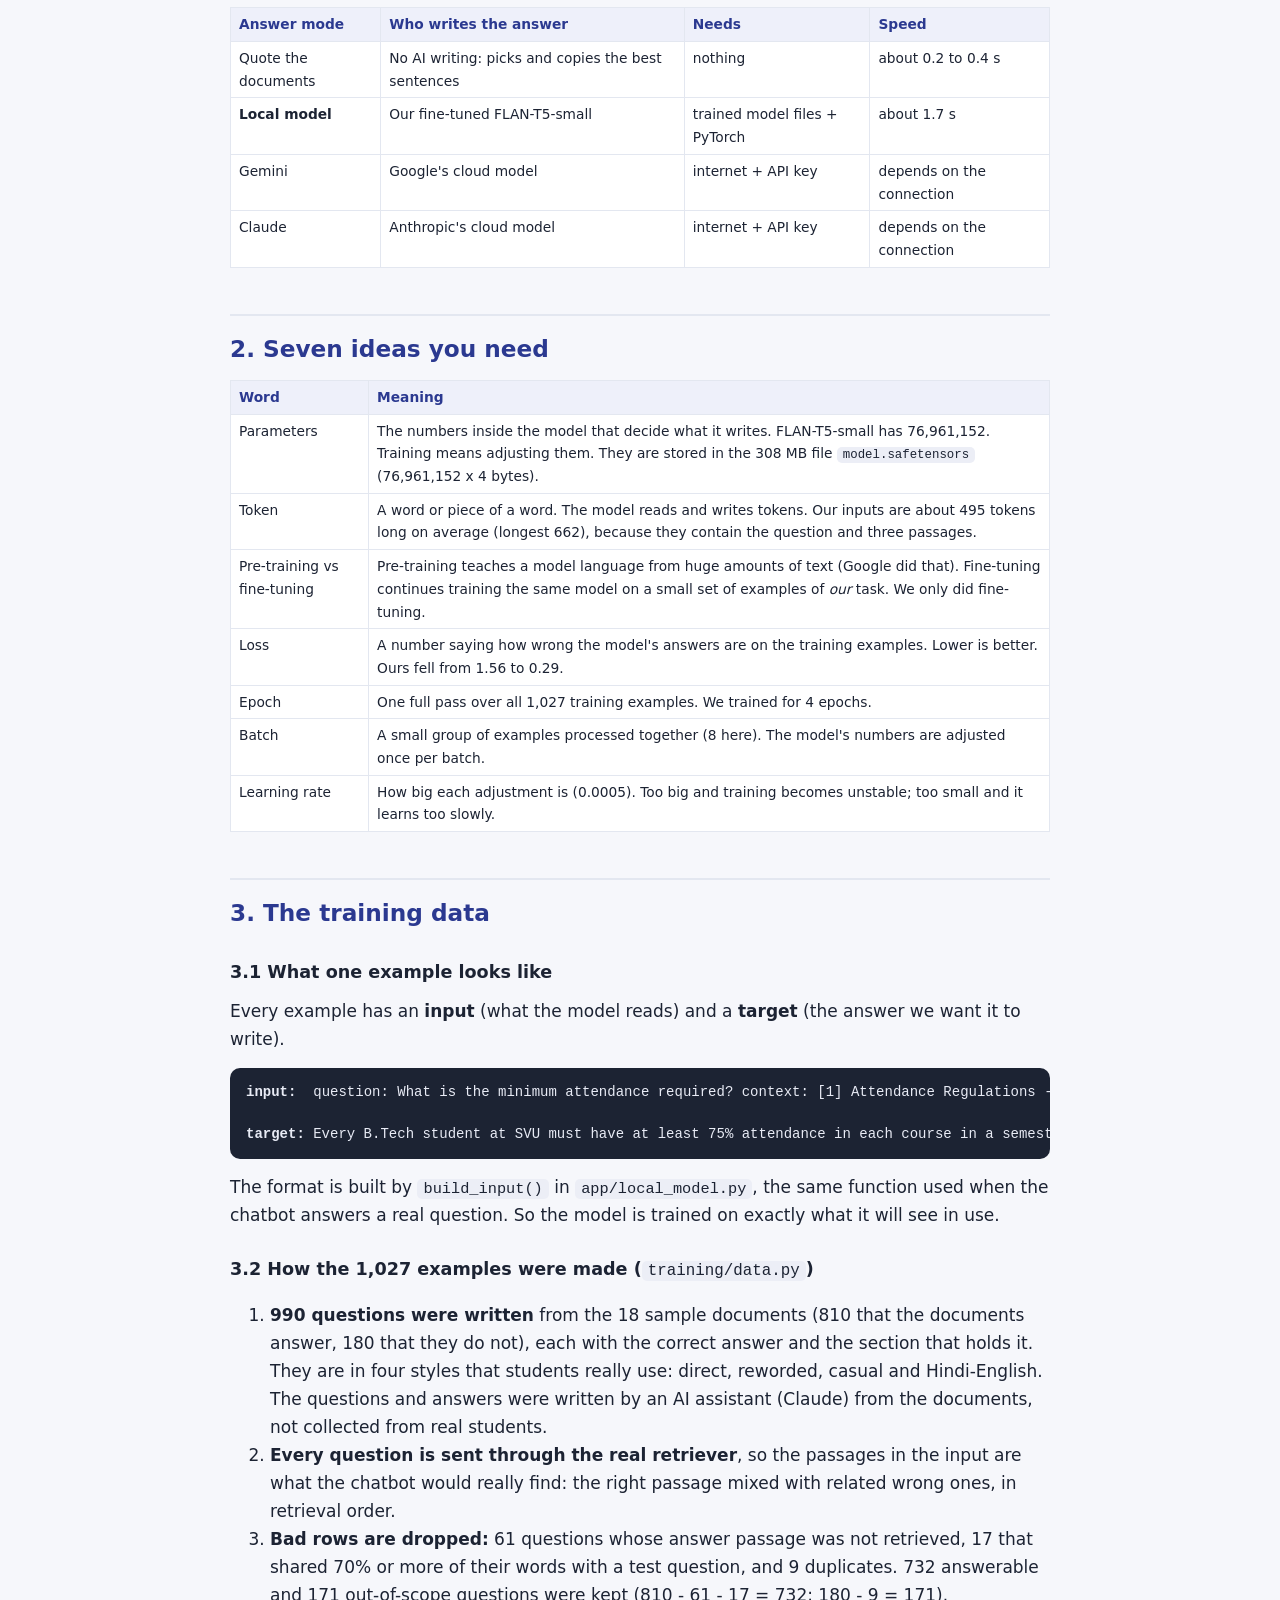
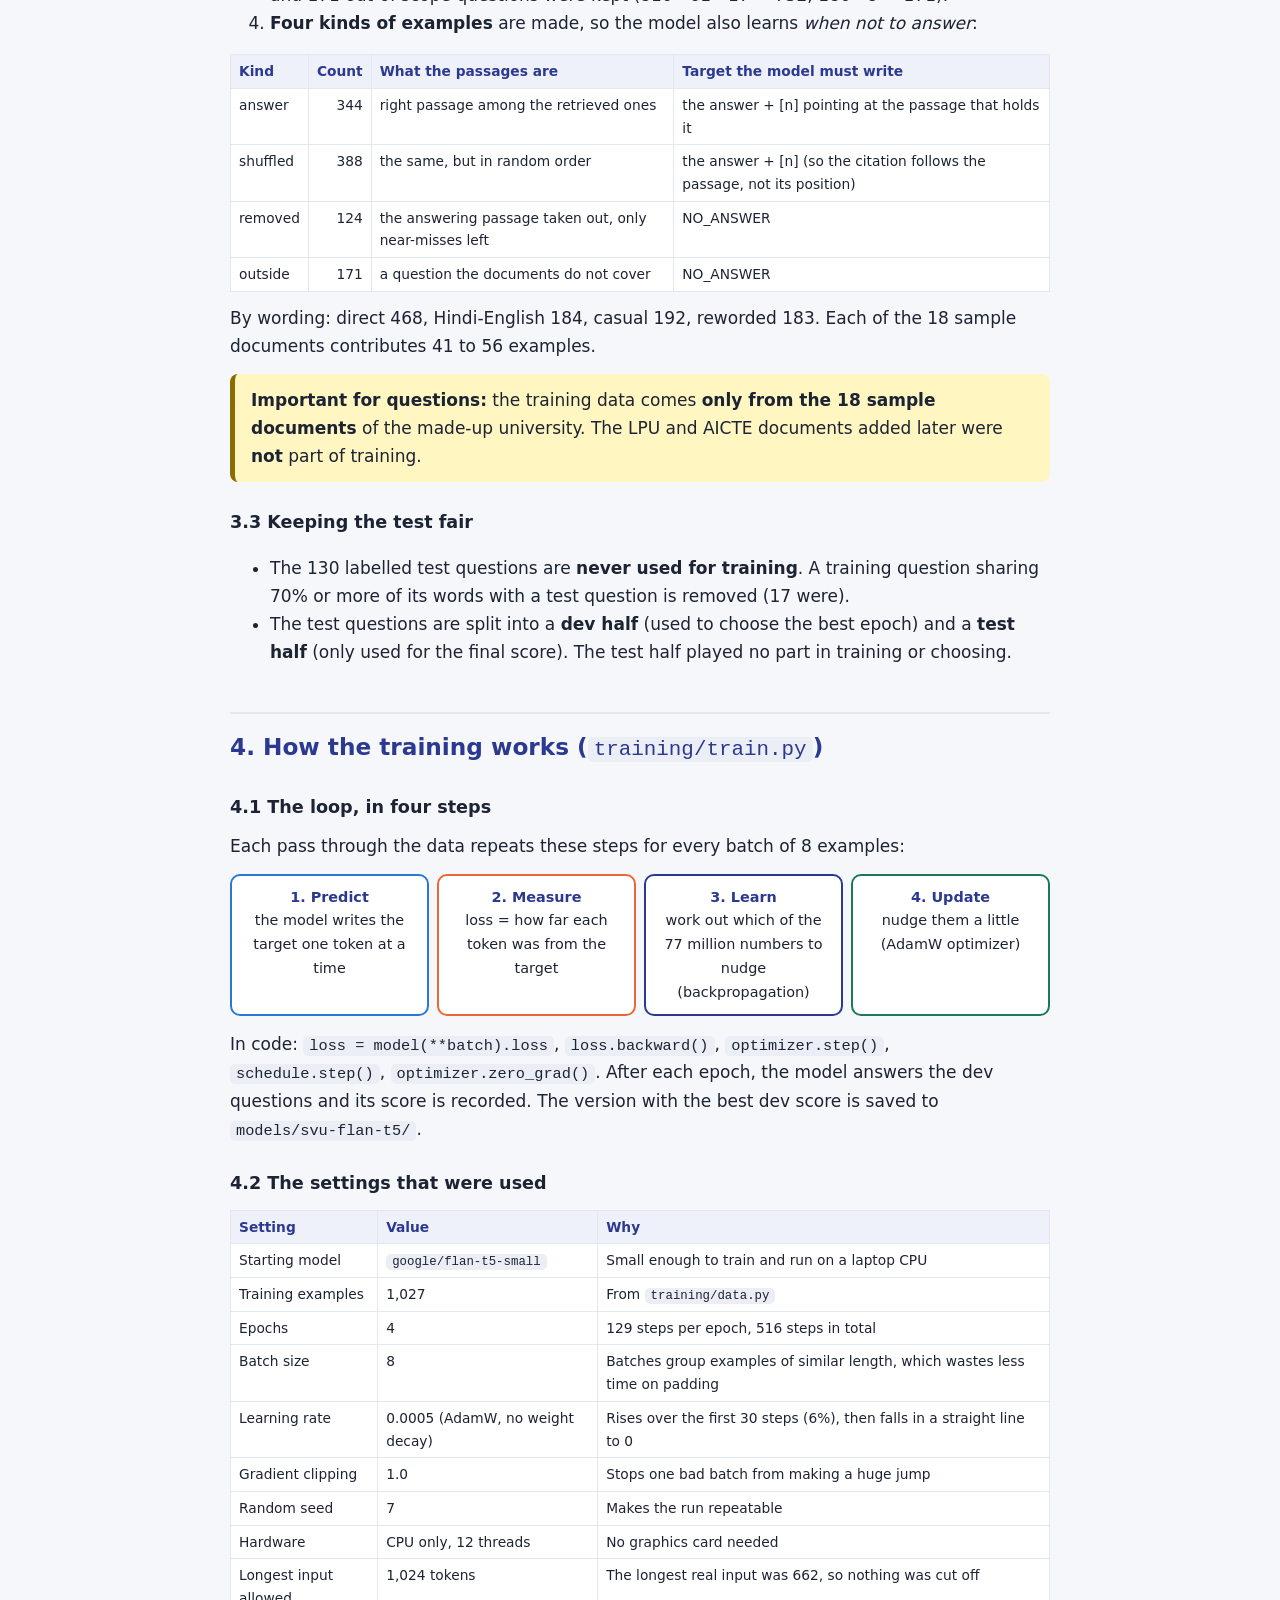
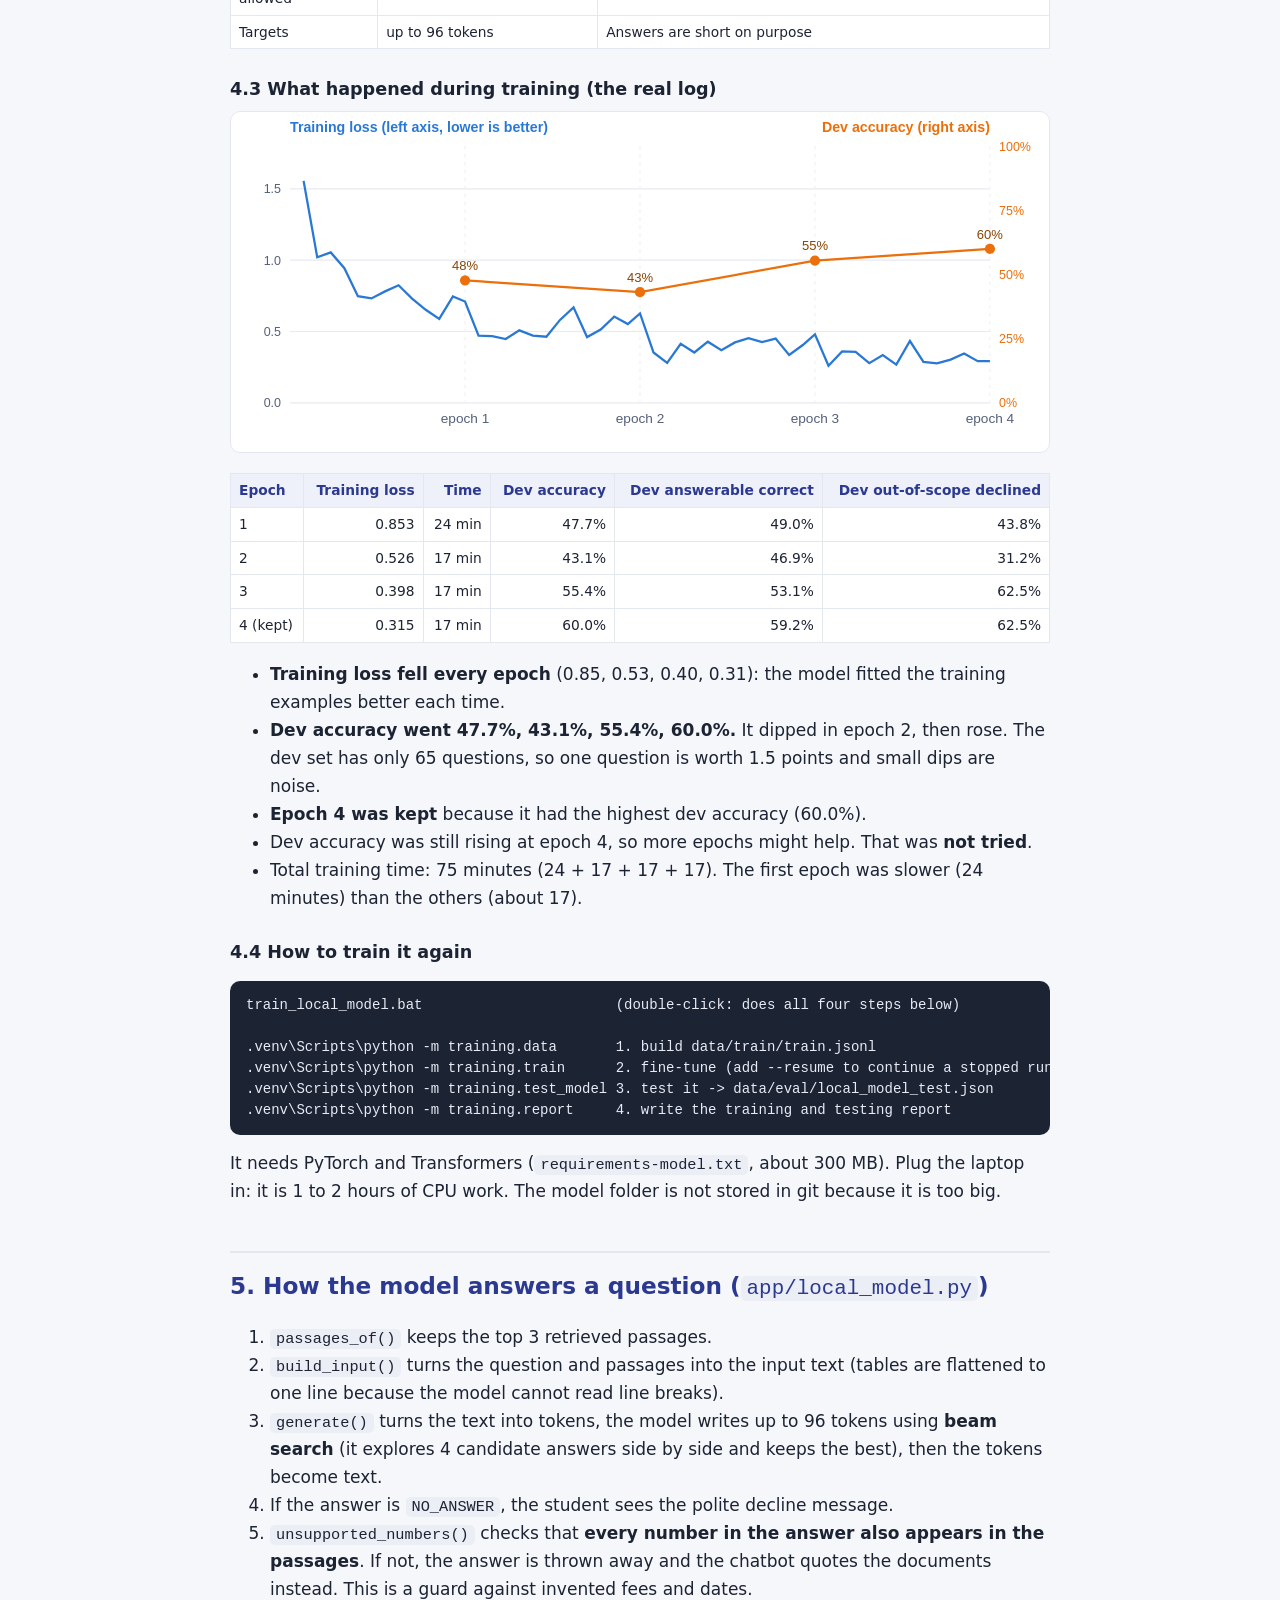
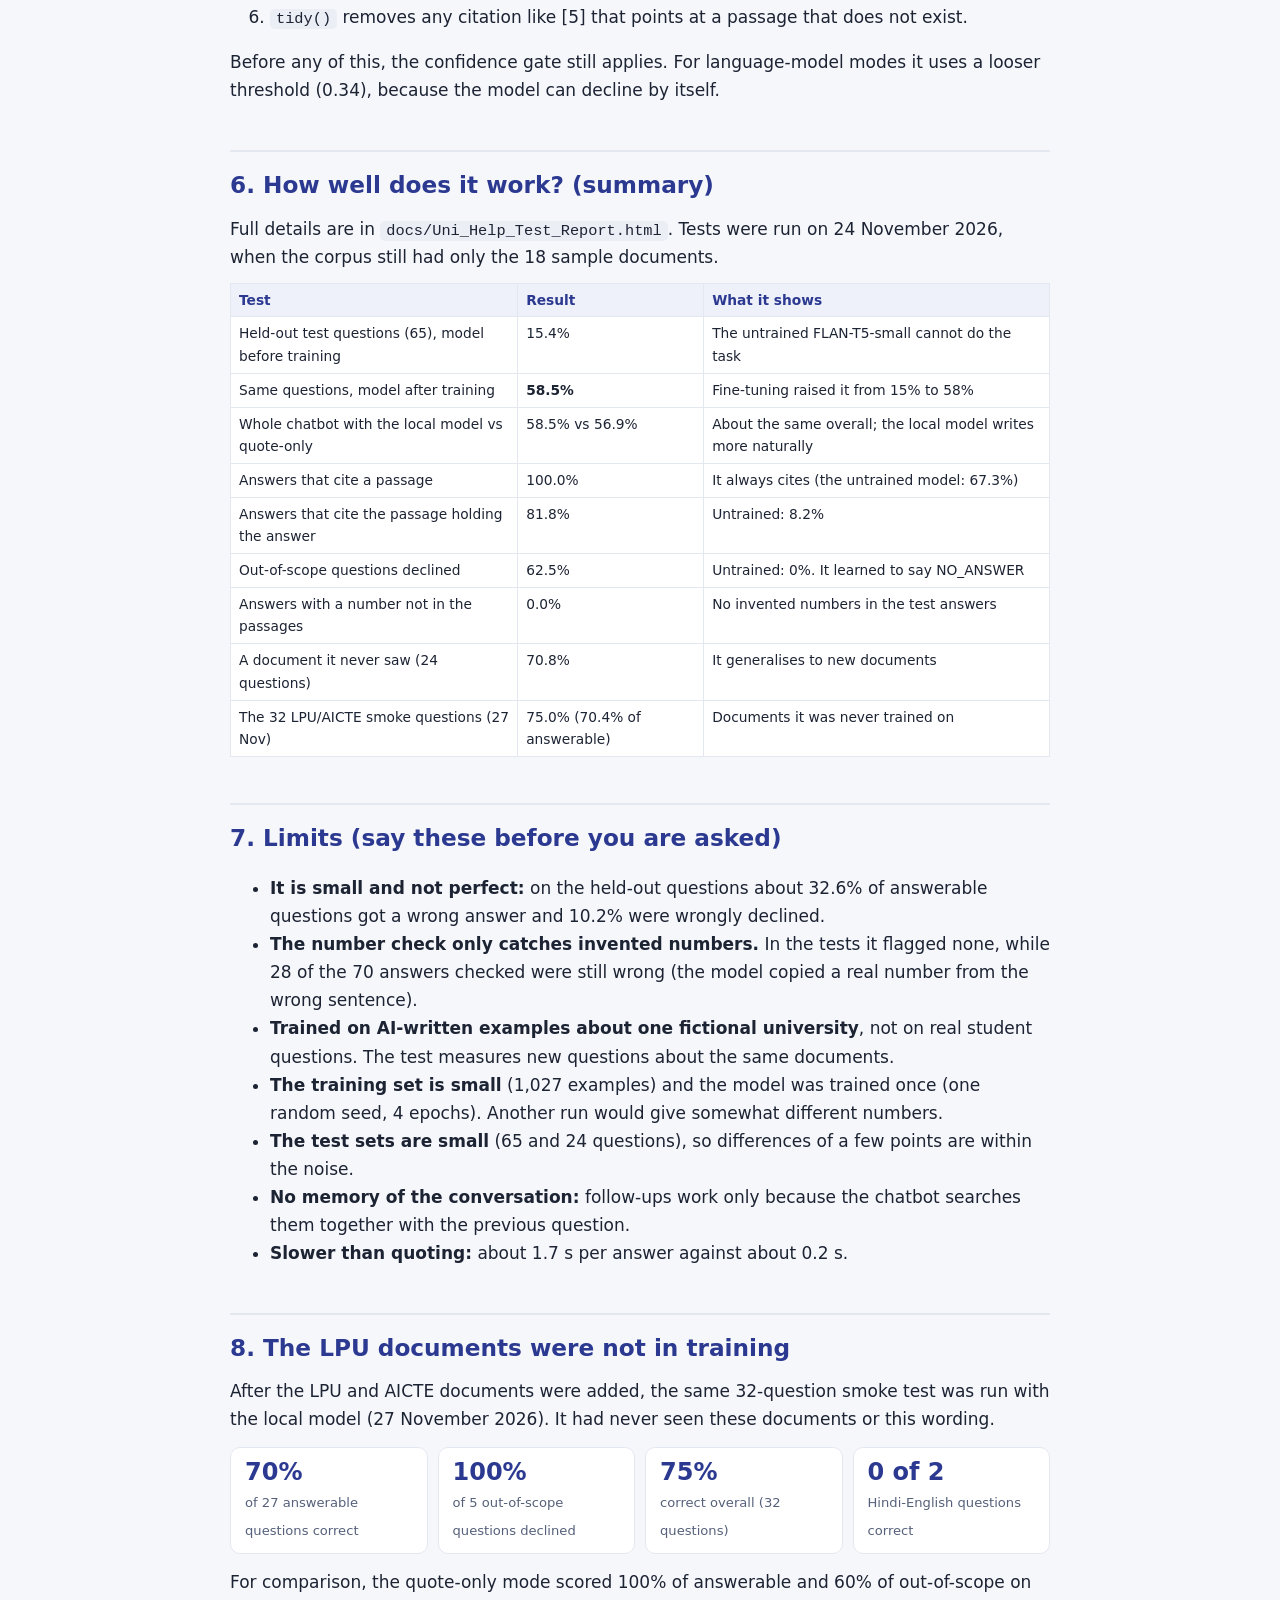
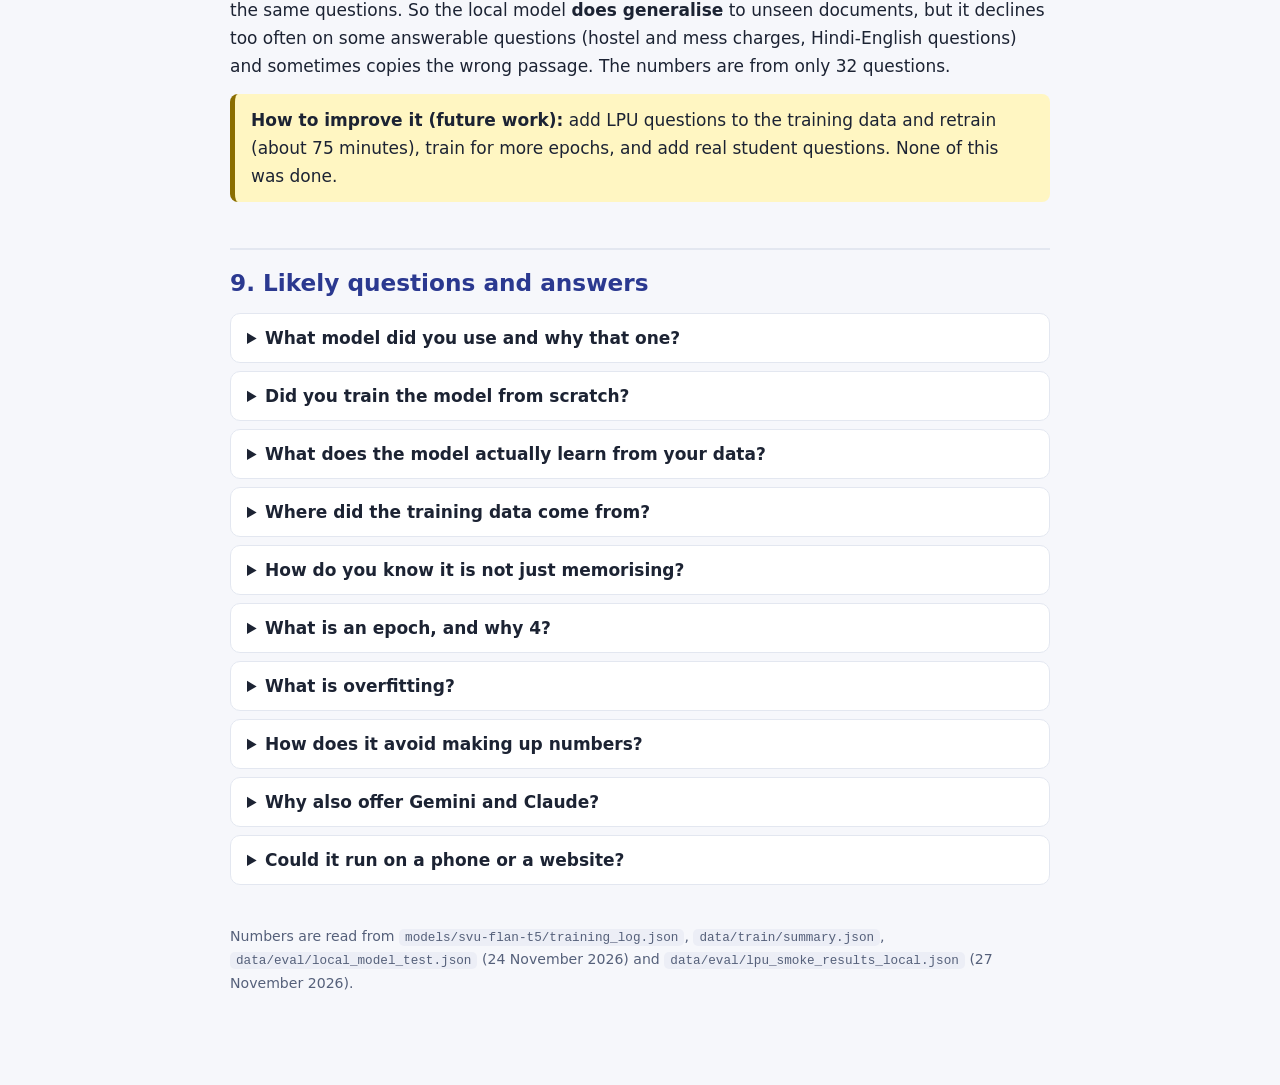
<file: docs/Uni_Help_Model_Training_Guide.html>
<!doctype html>
<html lang="en"><head><meta charset="utf-8"><meta name="viewport" content="width=device-width, initial-scale=1">
<title>Uni Help: The Answer Model and How It Was Trained</title>
<style>
  :root { --ink:#1c2333; --soft:#55607a; --line:#e3e7f0; --bg:#f6f7fb; --card:#fff; --blue:#2b3990; --blue-bg:#eef0fa;
          --green:#1b7a55; --green-bg:#e8f6ef; --amber:#8a6d00; --amber-bg:#fff6c2; --red:#b3392f; --red-bg:#fdecea; }
  * { box-sizing:border-box; }
  body { margin:0; background:var(--bg); color:var(--ink); font:17px/1.65 "Segoe UI", system-ui, Arial, sans-serif; }
  main { max-width:860px; margin:0 auto; padding:32px 20px 80px; }
  h1 { font-size:2rem; line-height:1.2; margin:0 0 6px; }
  h2 { font-size:1.45rem; margin:46px 0 10px; padding-top:14px; border-top:2px solid var(--line); color:var(--blue); }
  h3 { font-size:1.1rem; margin:26px 0 6px; }
  p { margin:10px 0; }
  .lead { color:var(--soft); font-size:1.05rem; }
  code { background:#eceef6; padding:1px 6px; border-radius:5px; font:0.9em Consolas, "Courier New", monospace; }
  pre { background:#1c2333; color:#e8ebf5; padding:14px 16px; border-radius:10px; overflow-x:auto; font:14px/1.5 Consolas, "Courier New", monospace; }
  .card { background:var(--card); border:1px solid var(--line); border-radius:12px; padding:16px 20px; margin:14px 0; }
  .say { background:var(--green-bg); border-left:5px solid var(--green); border-radius:8px; padding:12px 16px; margin:14px 0; }
  .say b:first-child { color:var(--green); }
  .note { background:var(--amber-bg); border-left:5px solid var(--amber); border-radius:8px; padding:12px 16px; margin:14px 0; }
  .warn { background:var(--red-bg); border-left:5px solid var(--red); border-radius:8px; padding:12px 16px; margin:14px 0; }
  .file { display:inline-block; background:var(--blue-bg); color:var(--blue); font:600 0.82rem Consolas, monospace; padding:2px 8px; border-radius:20px; }
  table { width:100%; border-collapse:collapse; margin:12px 0; background:var(--card); font-size:0.95rem; }
  th, td { border:1px solid var(--line); padding:8px 10px; text-align:left; vertical-align:top; }
  th { background:var(--blue-bg); color:var(--blue); }
  .flow { display:flex; flex-wrap:wrap; gap:8px; align-items:stretch; margin:14px 0; }
  .flow div { flex:1 1 130px; background:var(--card); border:2px solid var(--blue); border-radius:10px; padding:10px; text-align:center; font-size:0.9rem; }
  .flow div b { display:block; color:var(--blue); }
  .flow .r { border-color:#2a78d6; } .flow .a { border-color:#eb6834; } .flow .g { border-color:var(--green); }
  .toc { columns:2; padding-left:20px; } .toc li { margin:3px 0; }
  a { color:var(--blue); }
  details { background:var(--card); border:1px solid var(--line); border-radius:10px; padding:10px 16px; margin:8px 0; }
  summary { cursor:pointer; font-weight:600; }
  img { max-width:100%; border:1px solid var(--line); border-radius:10px; background:#fff; }
  .small { font-size:0.88rem; color:var(--soft); }
  @media (max-width:600px) { .toc { columns:1; } body { font-size:16px; } }
  @media print { body { background:#fff; } details { break-inside:avoid; } }

  .good { color:var(--green); font-weight:600; } .bad { color:var(--red); font-weight:600; } .mid { color:var(--amber); font-weight:600; }
  td.num, th.num { text-align:right; white-space:nowrap; }
  table.tight td, table.tight th { padding:5px 8px; font-size:0.86rem; }
  .cover { background:var(--blue); color:#fff; border-radius:14px; padding:26px 28px; margin-bottom:22px; }
  .cover h1 { color:#fff; margin:0 0 6px; } .cover p { color:#dfe3f7; margin:4px 0; }
  .kpis { display:flex; flex-wrap:wrap; gap:10px; margin:14px 0; }
  .kpis div { flex:1 1 150px; background:var(--card); border:1px solid var(--line); border-radius:10px; padding:10px 14px; }
  .kpis b { display:block; font-size:1.5rem; color:var(--blue); line-height:1.2; } .kpis span { font-size:0.82rem; color:var(--soft); }
  svg text { font-family:"Segoe UI", Arial, sans-serif; }
</style>
</head><body><main>
<div class="cover"><h1>Uni Help: The Answer Model and How It Was Trained</h1><p>What the local model is, how it was trained, how it answers, and how well it works. Written 27 November 2026.</p></div>
<div class="card"><b>Contents</b><ol class="toc"><li><a href="#what">What the model is</a></li><li><a href="#ideas">Seven ideas you need</a></li><li><a href="#data">The training data</a></li><li><a href="#train">How the training works</a></li><li><a href="#use">How it answers a question</a></li><li><a href="#results">How well it works</a></li><li><a href="#limits">Limits</a></li><li><a href="#lpu">The LPU documents were not in training</a></li><li><a href="#qa">Likely questions</a></li></ol></div>

<h2 id="what">1. What the model is, in plain words</h2>
<div class="say"><b>Say this in class:</b> "Uni Help can write its answers in four ways. One of them is our <b>own small language model</b>.
We started from <b>FLAN-T5-small</b>, an open model from Google that already understands English, and <b>fine-tuned</b> it on
1,027 examples so that it learned one job: read a student's question and three passages from the documents, write a short answer
that uses only those passages, add a citation like [1], and say <b>NO_ANSWER</b> when the passages do not contain the answer.
It runs on this laptop's CPU, with no internet and no API key."</div>
<div class="kpis"><div><b>77 million</b><span>numbers inside the model (parameters)</span></div><div><b>1,027</b><span>training examples</span></div><div><b>75 min</b><span>training time on a CPU</span></div><div><b>1.5 s</b><span>to write one answer</span></div><div><b>308 MB</b><span>size of the model file</span></div></div>

<h3>1.1 Where the name comes from</h3>
<ul>
  <li><b>Transformer</b> is the kind of neural network behind modern language models. <b>T5</b> ("Text-to-Text Transfer Transformer") is a Google model that treats every task as
  <i>text in, text out</i>: a question and context go in as text, the answer comes out as text.</li>
  <li><b>FLAN</b> means the model was additionally trained on a large collection of tasks written as instructions, which makes it good at following instructions such as
  "answer using only the context".</li>
  <li><b>small</b> is the size: 76,961,152 parameters. For comparison, the models behind ChatGPT, Gemini and Claude are many hundreds of times larger. Small means it runs on a laptop, but it makes more mistakes.</li>
  <li><b>svu</b> in the folder name <code>models/svu-flan-t5</code> stands for Sutlej Valley University, the made-up university it was trained on.</li>
</ul>

<h3>1.2 How it fits into Uni Help</h3>
<p>The model is the <b>G (generation)</b> step of RAG. It does not search anything and does not remember the documents. The retriever finds the passages first
(<code>Index.search()</code>), then <code>app/local_model.py</code> hands the best 3 to the model. This matters: <b>the model learned a skill, not facts</b>.
That is why it can also answer from documents it never saw in training, such as the LPU documents (section 8).</p>
<table class="tight"><tr><th class="">Answer mode</th><th class="">Who writes the answer</th><th class="">Needs</th><th class="">Speed</th></tr><tr><td class="">Quote the documents</td><td class="">No AI writing: picks and copies the best sentences</td><td class="">nothing</td><td class="">about 0.2 to 0.4 s</td></tr><tr><td class=""><b>Local model</b></td><td class="">Our fine-tuned FLAN-T5-small</td><td class="">trained model files + PyTorch</td><td class="">about 1.7 s</td></tr><tr><td class="">Gemini</td><td class="">Google's cloud model</td><td class="">internet + API key</td><td class="">depends on the connection</td></tr><tr><td class="">Claude</td><td class="">Anthropic's cloud model</td><td class="">internet + API key</td><td class="">depends on the connection</td></tr></table>

<h2 id="ideas">2. Seven ideas you need</h2>
<table class="tight"><tr><th class="">Word</th><th class="">Meaning</th></tr><tr><td class="">Parameters</td><td class="">The numbers inside the model that decide what it writes. FLAN-T5-small has 76,961,152. Training means adjusting them. They are stored in the 308 MB file <code>model.safetensors</code> (76,961,152 x 4 bytes).</td></tr><tr><td class="">Token</td><td class="">A word or piece of a word. The model reads and writes tokens. Our inputs are about 495 tokens long on average (longest 662), because they contain the question and three passages.</td></tr><tr><td class="">Pre-training vs fine-tuning</td><td class="">Pre-training teaches a model language from huge amounts of text (Google did that). Fine-tuning continues training the same model on a small set of examples of <i>our</i> task. We only did fine-tuning.</td></tr><tr><td class="">Loss</td><td class="">A number saying how wrong the model's answers are on the training examples. Lower is better. Ours fell from 1.56 to 0.29.</td></tr><tr><td class="">Epoch</td><td class="">One full pass over all 1,027 training examples. We trained for 4 epochs.</td></tr><tr><td class="">Batch</td><td class="">A small group of examples processed together (8 here). The model's numbers are adjusted once per batch.</td></tr><tr><td class="">Learning rate</td><td class="">How big each adjustment is (0.0005). Too big and training becomes unstable; too small and it learns too slowly.</td></tr></table>

<h2 id="data">3. The training data</h2>
<h3>3.1 What one example looks like</h3>
<p>Every example has an <b>input</b> (what the model reads) and a <b>target</b> (the answer we want it to write).</p>
<pre><b>input:</b>  question: What is the minimum attendance required? context: [1] Attendance Regulations - 1. Minimum attendance requirement: Every B.Tech student at SVU must have at least 75% attendance in each course ... [2] Attendance Regulations - 2. Condonation of shortage: If attendance in a course is 65% or more but below 75% ... [3] ...

<b>target:</b> Every B.Tech student at SVU must have at least 75% attendance in each course in a semester. [1]</pre>
<p>The format is built by <code>build_input()</code> in <code>app/local_model.py</code>, the same function used when the chatbot answers a real question. So the model is trained on exactly
what it will see in use.</p>

<h3>3.2 How the 1,027 examples were made (<code>training/data.py</code>)</h3>
<ol>
  <li><b>990 questions were written</b> from the 18 sample documents (810 that the documents answer, 180 that they do not), each with the correct answer and the section that holds it.
  They are in four styles that students really use: direct, reworded, casual and Hindi-English. The questions and answers were written by an AI assistant (Claude) from the documents, not collected from real students.</li>
  <li><b>Every question is sent through the real retriever</b>, so the passages in the input are what the chatbot would really find: the right passage mixed with related wrong ones, in retrieval order.</li>
  <li><b>Bad rows are dropped:</b> 61 questions whose answer passage was not retrieved, 17 that shared 70% or more of their words with a test question, and 9 duplicates. 732 answerable and 171 out-of-scope questions were kept (810 - 61 - 17 = 732; 180 - 9 = 171).</li>
  <li><b>Four kinds of examples</b> are made, so the model also learns <i>when not to answer</i>:</li>
</ol>
<table class="tight"><tr><th class="">Kind</th><th class="num">Count</th><th class="">What the passages are</th><th class="">Target the model must write</th></tr><tr><td class="">answer</td><td class="num">344</td><td class="">right passage among the retrieved ones</td><td class="">the answer + [n] pointing at the passage that holds it</td></tr><tr><td class="">shuffled</td><td class="num">388</td><td class="">the same, but in random order</td><td class="">the answer + [n] (so the citation follows the passage, not its position)</td></tr><tr><td class="">removed</td><td class="num">124</td><td class="">the answering passage taken out, only near-misses left</td><td class="">NO_ANSWER</td></tr><tr><td class="">outside</td><td class="num">171</td><td class="">a question the documents do not cover</td><td class="">NO_ANSWER</td></tr></table>
<p>By wording: direct 468, Hindi-English 184, casual 192, reworded 183.
Each of the 18 sample documents contributes 41 to 56 examples.</p>
<div class="note"><b>Important for questions:</b> the training data comes <b>only from the 18 sample documents</b> of the made-up university. The LPU and AICTE documents added later
were <b>not</b> part of training.</div>

<h3>3.3 Keeping the test fair</h3>
<ul>
  <li>The 130 labelled test questions are <b>never used for training</b>. A training question sharing 70% or more of its words with a test question is removed (17 were).</li>
  <li>The test questions are split into a <b>dev half</b> (used to choose the best epoch) and a <b>test half</b> (only used for the final score). The test half played no part in training or choosing.</li>
</ul>

<h2 id="train">4. How the training works (<code>training/train.py</code>)</h2>
<h3>4.1 The loop, in four steps</h3>
<p>Each pass through the data repeats these steps for every batch of 8 examples:</p>
<div class="flow">
  <div class="r"><b>1. Predict</b>the model writes the target one token at a time</div>
  <div class="a"><b>2. Measure</b>loss = how far each token was from the target</div>
  <div><b>3. Learn</b>work out which of the 77 million numbers to nudge (backpropagation)</div>
  <div class="g"><b>4. Update</b>nudge them a little (AdamW optimizer)</div>
</div>
<p>In code: <code>loss = model(**batch).loss</code>, <code>loss.backward()</code>, <code>optimizer.step()</code>, <code>schedule.step()</code>, <code>optimizer.zero_grad()</code>.
After each epoch, the model answers the dev questions and its score is recorded. The version with the best dev score is saved to <code>models/svu-flan-t5/</code>.</p>

<h3>4.2 The settings that were used</h3>
<table class="tight"><tr><th class="">Setting</th><th class="">Value</th><th class="">Why</th></tr><tr><td class="">Starting model</td><td class=""><code>google/flan-t5-small</code></td><td class="">Small enough to train and run on a laptop CPU</td></tr><tr><td class="">Training examples</td><td class="">1,027</td><td class="">From <code>training/data.py</code></td></tr><tr><td class="">Epochs</td><td class="">4</td><td class="">129 steps per epoch, 516 steps in total</td></tr><tr><td class="">Batch size</td><td class="">8</td><td class="">Batches group examples of similar length, which wastes less time on padding</td></tr><tr><td class="">Learning rate</td><td class="">0.0005 (AdamW, no weight decay)</td><td class="">Rises over the first 30 steps (6%), then falls in a straight line to 0</td></tr><tr><td class="">Gradient clipping</td><td class="">1.0</td><td class="">Stops one bad batch from making a huge jump</td></tr><tr><td class="">Random seed</td><td class="">7</td><td class="">Makes the run repeatable</td></tr><tr><td class="">Hardware</td><td class="">CPU only, 12 threads</td><td class="">No graphics card needed</td></tr><tr><td class="">Longest input allowed</td><td class="">1,024 tokens</td><td class="">The longest real input was 662, so nothing was cut off</td></tr><tr><td class="">Targets</td><td class="">up to 96 tokens</td><td class="">Answers are short on purpose</td></tr></table>

<h3>4.3 What happened during training (the real log)</h3>
<svg viewBox="0 0 720 300" width="100%" role="img" aria-label="Training loss and dev accuracy per epoch" style="background:#fff;border:1px solid #e3e7f0;border-radius:10px"><line x1="52" x2="668" y1="256.0" y2="256.0" stroke="#e8eaf0"/><text x="44" y="260.0" font-size="11" text-anchor="end" fill="#55607a">0.0</text><line x1="52" x2="668" y1="193.2" y2="193.2" stroke="#e8eaf0"/><text x="44" y="197.2" font-size="11" text-anchor="end" fill="#55607a">0.5</text><line x1="52" x2="668" y1="130.4" y2="130.4" stroke="#e8eaf0"/><text x="44" y="134.4" font-size="11" text-anchor="end" fill="#55607a">1.0</text><line x1="52" x2="668" y1="67.7" y2="67.7" stroke="#e8eaf0"/><text x="44" y="71.7" font-size="11" text-anchor="end" fill="#55607a">1.5</text><text x="676" y="260.0" font-size="11" fill="#eb6f0a">0%</text><text x="676" y="203.5" font-size="11" fill="#eb6f0a">25%</text><text x="676" y="147.0" font-size="11" fill="#eb6f0a">50%</text><text x="676" y="90.5" font-size="11" fill="#eb6f0a">75%</text><text x="676" y="34.0" font-size="11" fill="#eb6f0a">100%</text><line x1="206.0" x2="206.0" y1="30" y2="256" stroke="#eef0f6" stroke-dasharray="3 4"/><text x="206.0" y="274" font-size="12" text-anchor="middle" fill="#55607a">epoch 1</text><line x1="360.0" x2="360.0" y1="30" y2="256" stroke="#eef0f6" stroke-dasharray="3 4"/><text x="360.0" y="274" font-size="12" text-anchor="middle" fill="#55607a">epoch 2</text><line x1="514.0" x2="514.0" y1="30" y2="256" stroke="#eef0f6" stroke-dasharray="3 4"/><text x="514.0" y="274" font-size="12" text-anchor="middle" fill="#55607a">epoch 3</text><line x1="668.0" x2="668.0" y1="30" y2="256" stroke="#eef0f6" stroke-dasharray="3 4"/><text x="668.0" y="274" font-size="12" text-anchor="middle" fill="#55607a">epoch 4</text><polyline points="63.9,60.6 75.9,127.9 87.8,123.6 99.8,137.5 111.7,162.1 123.6,164.1 135.6,157.9 147.5,152.5 159.4,164.2 171.4,174.1 183.3,182.1 195.3,162.3 206.0,166.8 217.9,196.9 229.9,197.2 241.8,199.8 253.8,192.2 265.7,196.8 277.6,197.8 289.6,183.0 301.5,171.9 313.4,198.1 325.4,191.5 337.3,180.1 349.3,186.7 360.0,177.3 371.9,211.7 383.9,220.8 395.8,204.1 407.8,211.7 419.7,202.2 431.6,209.7 443.6,202.8 455.5,199.0 467.4,202.5 479.4,199.5 491.3,213.9 503.3,205.1 514.0,195.7 525.9,223.3 537.9,210.8 549.8,211.1 561.8,221.1 573.7,213.9 585.6,222.3 597.6,201.6 609.5,220.0 621.4,221.2 633.4,217.9 645.3,212.6 657.3,219.3 668.0,219.2" fill="none" stroke="#2a78d6" stroke-width="2"/><polyline points="206.0,148.2 360.0,158.6 514.0,130.8 668.0,120.4" fill="none" stroke="#eb6f0a" stroke-width="2"/><circle cx="206.0" cy="148.2" r="4.5" fill="#eb6f0a"/><text x="206.0" y="139.2" font-size="11.5" text-anchor="middle" fill="#8a4400">48%</text><circle cx="360.0" cy="158.6" r="4.5" fill="#eb6f0a"/><text x="360.0" y="149.6" font-size="11.5" text-anchor="middle" fill="#8a4400">43%</text><circle cx="514.0" cy="130.8" r="4.5" fill="#eb6f0a"/><text x="514.0" y="121.8" font-size="11.5" text-anchor="middle" fill="#8a4400">55%</text><circle cx="668.0" cy="120.4" r="4.5" fill="#eb6f0a"/><text x="668.0" y="111.4" font-size="11.5" text-anchor="middle" fill="#8a4400">60%</text><text x="52" y="18" font-size="12.5" fill="#2a78d6" font-weight="600">Training loss (left axis, lower is better)</text><text x="668" y="18" font-size="12.5" fill="#eb6f0a" font-weight="600" text-anchor="end">Dev accuracy (right axis)</text></svg>
<table class="tight"><tr><th class="">Epoch</th><th class="num">Training loss</th><th class="num">Time</th><th class="num">Dev accuracy</th><th class="num">Dev answerable correct</th><th class="num">Dev out-of-scope declined</th></tr><tr><td class="">1</td><td class="num">0.853</td><td class="num">24 min</td><td class="num">47.7%</td><td class="num">49.0%</td><td class="num">43.8%</td></tr><tr><td class="">2</td><td class="num">0.526</td><td class="num">17 min</td><td class="num">43.1%</td><td class="num">46.9%</td><td class="num">31.2%</td></tr><tr><td class="">3</td><td class="num">0.398</td><td class="num">17 min</td><td class="num">55.4%</td><td class="num">53.1%</td><td class="num">62.5%</td></tr><tr><td class="">4 (kept)</td><td class="num">0.315</td><td class="num">17 min</td><td class="num">60.0%</td><td class="num">59.2%</td><td class="num">62.5%</td></tr></table>
<ul>
  <li><b>Training loss fell every epoch</b> (0.85, 0.53, 0.40, 0.31): the model fitted the training examples better each time.</li>
  <li><b>Dev accuracy went 47.7%, 43.1%, 55.4%, 60.0%.</b> It dipped in epoch 2, then rose. The dev set has only 65 questions, so one question is worth 1.5 points and small dips are noise.</li>
  <li><b>Epoch 4 was kept</b> because it had the highest dev accuracy (60.0%).</li>
  <li>Dev accuracy was still rising at epoch 4, so more epochs might help. That was <b>not tried</b>.</li>
  <li>Total training time: 75 minutes (24 + 17 + 17 + 17). The first epoch was slower (24 minutes) than the others (about 17).</li>
</ul>

<h3>4.4 How to train it again</h3>
<pre>train_local_model.bat                       (double-click: does all four steps below)

.venv\Scripts\python -m training.data       1. build data/train/train.jsonl
.venv\Scripts\python -m training.train      2. fine-tune (add --resume to continue a stopped run)
.venv\Scripts\python -m training.test_model 3. test it -> data/eval/local_model_test.json
.venv\Scripts\python -m training.report     4. write the training and testing report</pre>
<p>It needs PyTorch and Transformers (<code>requirements-model.txt</code>, about 300 MB). Plug the laptop in: it is 1 to 2 hours of CPU work. The model folder is not stored in git because it is too big.</p>

<h2 id="use">5. How the model answers a question (<code>app/local_model.py</code>)</h2>
<ol>
  <li><code>passages_of()</code> keeps the top 3 retrieved passages.</li>
  <li><code>build_input()</code> turns the question and passages into the input text (tables are flattened to one line because the model cannot read line breaks).</li>
  <li><code>generate()</code> turns the text into tokens, the model writes up to 96 tokens using <b>beam search</b> (it explores 4 candidate answers side by side and keeps the best), then the tokens become text.</li>
  <li>If the answer is <code>NO_ANSWER</code>, the student sees the polite decline message.</li>
  <li><code>unsupported_numbers()</code> checks that <b>every number in the answer also appears in the passages</b>. If not, the answer is thrown away and the chatbot quotes the documents instead. This is a guard against invented fees and dates.</li>
  <li><code>tidy()</code> removes any citation like [5] that points at a passage that does not exist.</li>
</ol>
<p>Before any of this, the confidence gate still applies. For language-model modes it uses a looser threshold (0.34), because the model can decline by itself.</p>

<h2 id="results">6. How well does it work? (summary)</h2>
<p>Full details are in <code>docs/Uni_Help_Test_Report.html</code>. Tests were run on 24 November 2026, when the corpus still had only the 18 sample documents.</p>
<table class="tight"><tr><th class="">Test</th><th class="">Result</th><th class="">What it shows</th></tr><tr><td class="">Held-out test questions (65), model before training</td><td class="">15.4%</td><td class="">The untrained FLAN-T5-small cannot do the task</td></tr><tr><td class="">Same questions, model after training</td><td class=""><b>58.5%</b></td><td class="">Fine-tuning raised it from 15% to 58%</td></tr><tr><td class="">Whole chatbot with the local model vs quote-only</td><td class="">58.5% vs 56.9%</td><td class="">About the same overall; the local model writes more naturally</td></tr><tr><td class="">Answers that cite a passage</td><td class="">100.0%</td><td class="">It always cites (the untrained model: 67.3%)</td></tr><tr><td class="">Answers that cite the passage holding the answer</td><td class="">81.8%</td><td class="">Untrained: 8.2%</td></tr><tr><td class="">Out-of-scope questions declined</td><td class="">62.5%</td><td class="">Untrained: 0%. It learned to say NO_ANSWER</td></tr><tr><td class="">Answers with a number not in the passages</td><td class="">0.0%</td><td class="">No invented numbers in the test answers</td></tr><tr><td class="">A document it never saw (24 questions)</td><td class="">70.8%</td><td class="">It generalises to new documents</td></tr><tr><td class="">The 32 LPU/AICTE smoke questions (27 Nov)</td><td class="">75.0% (70.4% of answerable)</td><td class="">Documents it was never trained on</td></tr></table>

<h2 id="limits">7. Limits (say these before you are asked)</h2>
<ul>
  <li><b>It is small and not perfect:</b> on the held-out questions about 32.6% of answerable questions got a wrong answer and 10.2% were wrongly declined.</li>
  <li><b>The number check only catches invented numbers.</b> In the tests it flagged none, while 28 of the 70 answers checked were still wrong (the model copied a real number from the wrong sentence).</li>
  <li><b>Trained on AI-written examples about one fictional university</b>, not on real student questions. The test measures new questions about the same documents.</li>
  <li><b>The training set is small</b> (1,027 examples) and the model was trained once (one random seed, 4 epochs). Another run would give somewhat different numbers.</li>
  <li><b>The test sets are small</b> (65 and 24 questions), so differences of a few points are within the noise.</li>
  <li><b>No memory of the conversation:</b> follow-ups work only because the chatbot searches them together with the previous question.</li>
  <li><b>Slower than quoting:</b> about 1.7 s per answer against about 0.2 s.</li>
</ul>

<h2 id="lpu">8. The LPU documents were not in training</h2>
<p>After the LPU and AICTE documents were added, the same 32-question smoke test was run with the local model (27 November 2026). It had never seen these documents or this wording.</p>
<div class="kpis"><div><b>70%</b><span>of 27 answerable questions correct</span></div><div><b>100%</b><span>of 5 out-of-scope questions declined</span></div><div><b>75%</b><span>correct overall (32 questions)</span></div><div><b>0 of 2</b><span>Hindi-English questions correct</span></div></div>
<p>For comparison, the quote-only mode scored 100% of answerable and 60% of out-of-scope on the same questions. So the local model <b>does generalise</b> to unseen documents, but it
declines too often on some answerable questions (hostel and mess charges, Hindi-English questions) and sometimes copies the wrong passage. The numbers are from only 32 questions.</p>
<div class="note"><b>How to improve it (future work):</b> add LPU questions to the training data and retrain (about 75 minutes), train for more epochs, and add real student questions.
None of this was done.</div>

<h2 id="qa">9. Likely questions and answers</h2>
<details><summary>What model did you use and why that one?</summary><p>Google's FLAN-T5-small (77 million parameters). It already follows instructions, it is open, and it is small enough to fine-tune and run on a laptop CPU without a graphics card.</p></details>
<details><summary>Did you train the model from scratch?</summary><p>No. Training a language model from scratch needs huge data and many GPUs. We fine-tuned an existing model for one task, using 1,027 examples. The pre-trained knowledge of English is Google's.</p></details>
<details><summary>What does the model actually learn from your data?</summary><p>A skill, not facts: read the passages it is given, copy the relevant fact, cite the passage number, and answer NO_ANSWER when the passages do not contain the answer. The facts come from retrieval at question time, which is why new documents work without retraining.</p></details>
<details><summary>Where did the training data come from?</summary><p>We wrote 990 questions with answers from the 18 sample documents (an AI assistant wrote them, from the documents), ran each through the real retriever to get realistic passages, and built 1,027 examples, including cases where the right reply is NO_ANSWER.</p></details>
<details><summary>How do you know it is not just memorising?</summary><p>The 130 test questions were never used in training (near-copies were removed). It was tested on the held-out half (58.5%, against 15.4% before training), on a document that was not in the corpus (70.8%), and on the LPU documents (70.4% of answerable questions).</p></details>
<details><summary>What is an epoch, and why 4?</summary><p>An epoch is one full pass over the training examples. We used 4 because the dev score was still improving and each epoch costs about 17 minutes on a CPU. More epochs were not tried.</p></details>
<details><summary>What is overfitting?</summary><p>When a model fits its training examples so closely that it does worse on new ones. We watch for it with the dev questions after every epoch and keep the best epoch. Here the dev score kept rising, so no sign of it was seen, but the set is small.</p></details>
<details><summary>How does it avoid making up numbers?</summary><p>After the model writes an answer, every number in it is looked up in the passages. If one is missing, the answer is discarded and the chatbot quotes the documents instead. It does not catch a real number copied from the wrong place.</p></details>
<details><summary>Why also offer Gemini and Claude?</summary><p>They write more fluent answers but need the internet and a paid API key, and send the question and passages to a cloud service. The local model keeps everything on the computer. The "quote the documents" mode is the safe default because it cannot invent anything.</p></details>
<details><summary>Could it run on a phone or a website?</summary><p>Not in the browser. The model file is 308 MB and needs PyTorch, so it runs wherever the Python backend runs. The <code>models/</code> folder is not stored in git, so a deployed copy would need the folder copied to the server (or retrained there).</p></details>

<p class="small" style="margin-top:40px">Numbers are read from <code>models/svu-flan-t5/training_log.json</code>, <code>data/train/summary.json</code>, <code>data/eval/local_model_test.json</code> (24 November 2026) and <code>data/eval/lpu_smoke_results_local.json</code> (27 November 2026).</p>
</main></body></html>
</file>
